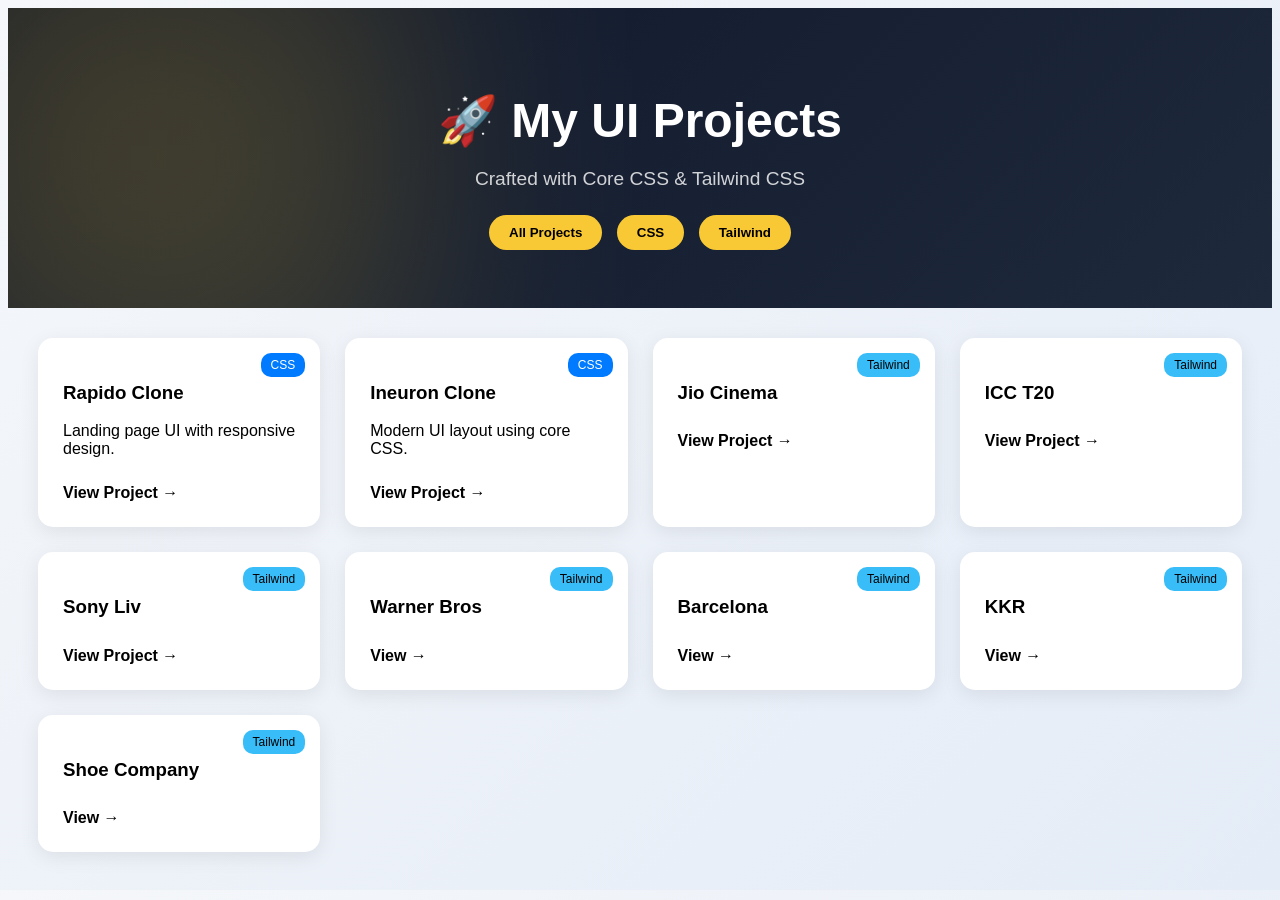
<file: CSS-TAILWIND DASHBOARD/index.html>
<!doctype html>
<html lang="en">
  <head>
    <meta charset="UTF-8" />
    <meta name="viewport" content="width=device-width, initial-scale=1.0" />
    <title>Projects Dashboard</title>

    <link rel="stylesheet" href="style.css" />

    <!-- ICONS -->
    <link
      rel="stylesheet"
      href="https://cdnjs.cloudflare.com/ajax/libs/font-awesome/6.4.0/css/all.min.css"
    />
  </head>

  <body>
    <header class="header">
      <div class="header-content">
        <h1>🚀 My UI Projects</h1>
        <p>Crafted with Core CSS & Tailwind CSS</p>

        <div class="header-buttons">
          <button onclick="filterProjects('all')">All Projects</button>
          <button onclick="filterProjects('css')">CSS</button>
          <button onclick="filterProjects('tailwind')">Tailwind</button>
        </div>
      </div>
    </header>

    <section class="projects-container">
      <!-- CARD -->
      <div class="project-card css">
        <span class="badge css-badge">CSS</span>
        <h3>Rapido Clone</h3>
        <p>Landing page UI with responsive design.</p>
        <a href="projects/RAPIDO-CLONE/index.html">View Project →</a>
      </div>

      <div class="project-card css">
        <span class="badge css-badge">CSS</span>
        <h3>Ineuron Clone</h3>
        <p>Modern UI layout using core CSS.</p>
        <a href="projects/INEURON-CLONE/index.html">View Project →</a>
      </div>

      <div class="project-card tailwind">
        <span class="badge tw-badge">Tailwind</span>
        <h3>Jio Cinema</h3>
        <a href="projects/JIO-CINEMA CLONE/index.html">View Project →</a>
      </div>

      <div class="project-card tailwind">
        <span class="badge tw-badge">Tailwind</span>
        <h3>ICC T20</h3>
        <a href="projects/ICC-T20 CLONE/index.html">View Project →</a>
      </div>

      <div class="project-card tailwind">
        <span class="badge tw-badge">Tailwind</span>
        <h3>Sony Liv</h3>
        <a href="projects/SONY LIV CLONE/index.html">View Project →</a>
      </div>

      <div class="project-card tailwind">
        <span class="badge tw-badge">Tailwind</span>
        <h3>Warner Bros</h3>
        <a href="projects/WARNER BROS.DISCOVERY CLONE/index.html">View →</a>
      </div>

      <div class="project-card tailwind">
        <span class="badge tw-badge">Tailwind</span>
        <h3>Barcelona</h3>
        <a href="projects/BARCELONA CLONE/index.html">View →</a>
      </div>

      <div class="project-card tailwind">
        <span class="badge tw-badge">Tailwind</span>
        <h3>KKR</h3>
        <a href="projects/KKR CLONE/index.html">View →</a>
      </div>

      <div class="project-card tailwind">
        <span class="badge tw-badge">Tailwind</span>
        <h3>Shoe Company</h3>
        <a href="projects/SHOE COMPANY/index.html">View →</a>
      </div>
    </section>

    <script src="script.js"></script>
  </body>
</html>
</file>
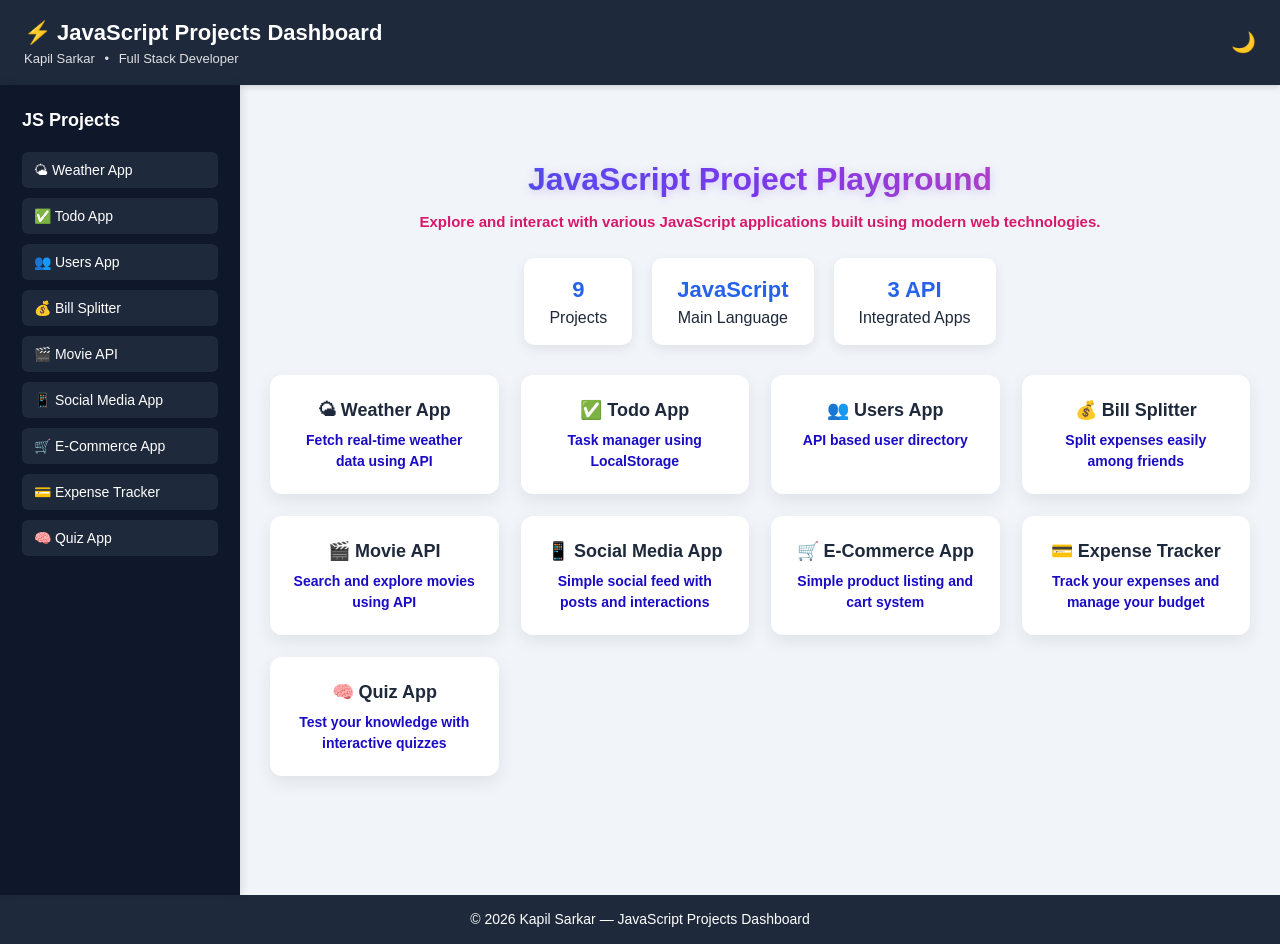
<file: JS PROJECT DASHBOARD/index.html>
<!doctype html>

<html lang="en">
  <head>
    <meta charset="UTF-8" />
    <meta name="viewport" content="width=device-width, initial-scale=1.0" />
    <title>Kapil Sarkar | JavaScript Projects Dashboard</title>
    <link rel="icon" type="image/x-icon" href="IMG/logo.svg">
    <link rel="stylesheet" href="style.css" />
  </head>

  <body>
    <!-- HEADER -->

    <header class="header">
      <button
        id="menu-btn"
        class="menu-btn"
        onclick="toggleSidebar()"
        aria-label="Toggle sidebar menu"
      >
        ☰
      </button>

      <div class="title">
        <h1 class="dashboard-title">⚡ JavaScript Projects Dashboard</h1>

        <p class="subtitle">
          <span class="dev-name">Kapil Sarkar</span>
          <span class="divider">•</span>
          <span class="role">Full Stack Developer</span>
        </p>
      </div>

      <button
        id="dark-toggle"
        class="dark-toggle"
        onclick="toggleDarkMode()"
        aria-label="Toggle dark mode"
      >
        🌙
      </button>
    </header>

    <div class="app">
      <!-- SIDEBAR -->

      <aside class="sidebar" id="sidebar">
        <h2 class="sidebar-title">JS Projects</h2>

        <nav>
          <ul>
            <li>
              <button data-project="projects/weather/index.html">
                🌤 Weather App
              </button>
            </li>

            <li>
              <button data-project="projects/todo/index.html">
                ✅ Todo App
              </button>
            </li>

            <li>
              <button data-project="projects/users/index.html">
                👥 Users App
              </button>
            </li>

            <li>
              <button data-project="projects/bill-splitter/index.html">
                💰 Bill Splitter
              </button>
            </li>

            <li>
              <button data-project="projects/movie-api/index.html">
                🎬 Movie API
              </button>
            </li>

            <li>
              <button data-project="projects/social-media/index.html">
                📱 Social Media App
              </button>
            </li>

            <li>
              <button data-project="projects/e-commerce/index.html">
                🛒 E-Commerce App
              </button>
            </li>

            <li>
              <button data-project="projects/expense-tracker/index.html">
                💳 Expense Tracker
              </button>
            </li>
            <li>
              <button data-project="projects/quiz/index.html">
                🧠 Quiz App
              </button>
            </li>
          </ul>
        </nav>
      </aside>

      <!-- MAIN CONTENT -->

      <main class="content">
        <!-- WELCOME SCREEN -->

        <div id="welcome-screen">
          <h2 class="section-title">JavaScript Project Playground</h2>

          <p class="section-subtitle">
            Explore and interact with various JavaScript applications built
            using modern web technologies.
          </p>
          <div class="stats">
            <div class="stat">
              <h3>9</h3>
              <p>Projects</p>
            </div>

            <div class="stat">
              <h3>JavaScript</h3>
              <p>Main Language</p>
            </div>

            <div class="stat">
              <h3>3 API</h3>
              <p>Integrated Apps</p>
            </div>
          </div>
          <div class="projects-grid">
            <div
              class="project-card"
              data-project="projects/weather/index.html"
              role="button"
              tabindex="0"
            >
              <h3>🌤 Weather App</h3>
              <p>Fetch real-time weather data using API</p>
            </div>

            <div
              class="project-card"
              data-project="projects/todo/index.html"
              role="button"
              tabindex="0"
            >
              <h3>✅ Todo App</h3>
              <p>Task manager using LocalStorage</p>
            </div>

            <div
              class="project-card"
              data-project="projects/users/index.html"
              role="button"
              tabindex="0"
            >
              <h3>👥 Users App</h3>
              <p>API based user directory</p>
            </div>

            <div
              class="project-card"
              data-project="projects/bill-splitter/index.html"
              role="button"
              tabindex="0"
            >
              <h3>💰 Bill Splitter</h3>
              <p>Split expenses easily among friends</p>
            </div>

            <div
              class="project-card"
              data-project="projects/movie-api/index.html"
              role="button"
              tabindex="0"
            >
              <h3>🎬 Movie API</h3>
              <p>Search and explore movies using API</p>
            </div>

            <div
              class="project-card"
              data-project="projects/social-media/index.html"
              role="button"
              tabindex="0"
            >
              <h3>📱 Social Media App</h3>
              <p>Simple social feed with posts and interactions</p>
            </div>

            <div
              class="project-card"
              data-project="projects/e-commerce/index.html"
              role="button"
              tabindex="0"
            >
              <h3>🛒 E-Commerce App</h3>
              <p>Simple product listing and cart system</p>
            </div>

            <div
              class="project-card"
              data-project="projects/expense-tracker/index.html"
              role="button"
              tabindex="0"
            >
              <h3>💳 Expense Tracker</h3>
              <p>Track your expenses and manage your budget</p>
            </div>
            <div
              class="project-card"
              data-project="projects/quiz/index.html"
              role="button"
              tabindex="0"
            >
              <h3>🧠 Quiz App</h3>
              <p>Test your knowledge with interactive quizzes</p>
            </div>
          </div>
        </div>

        <!-- BACK BUTTON -->

        <button id="back-btn" hidden onclick="goHome()">
          ⬅ Back to Dashboard
        </button>

        <!-- PROJECT VIEWER -->

        <iframe
          id="project-frame"
          title="Project Viewer"
          src=""
          loading="lazy"
        ></iframe>
      </main>
    </div>

    <!-- FOOTER -->

    <footer class="footer">
      © 2026 Kapil Sarkar — JavaScript Projects Dashboard
    </footer>

    <script src="app.js"></script>
  </body>
</html>
</file>
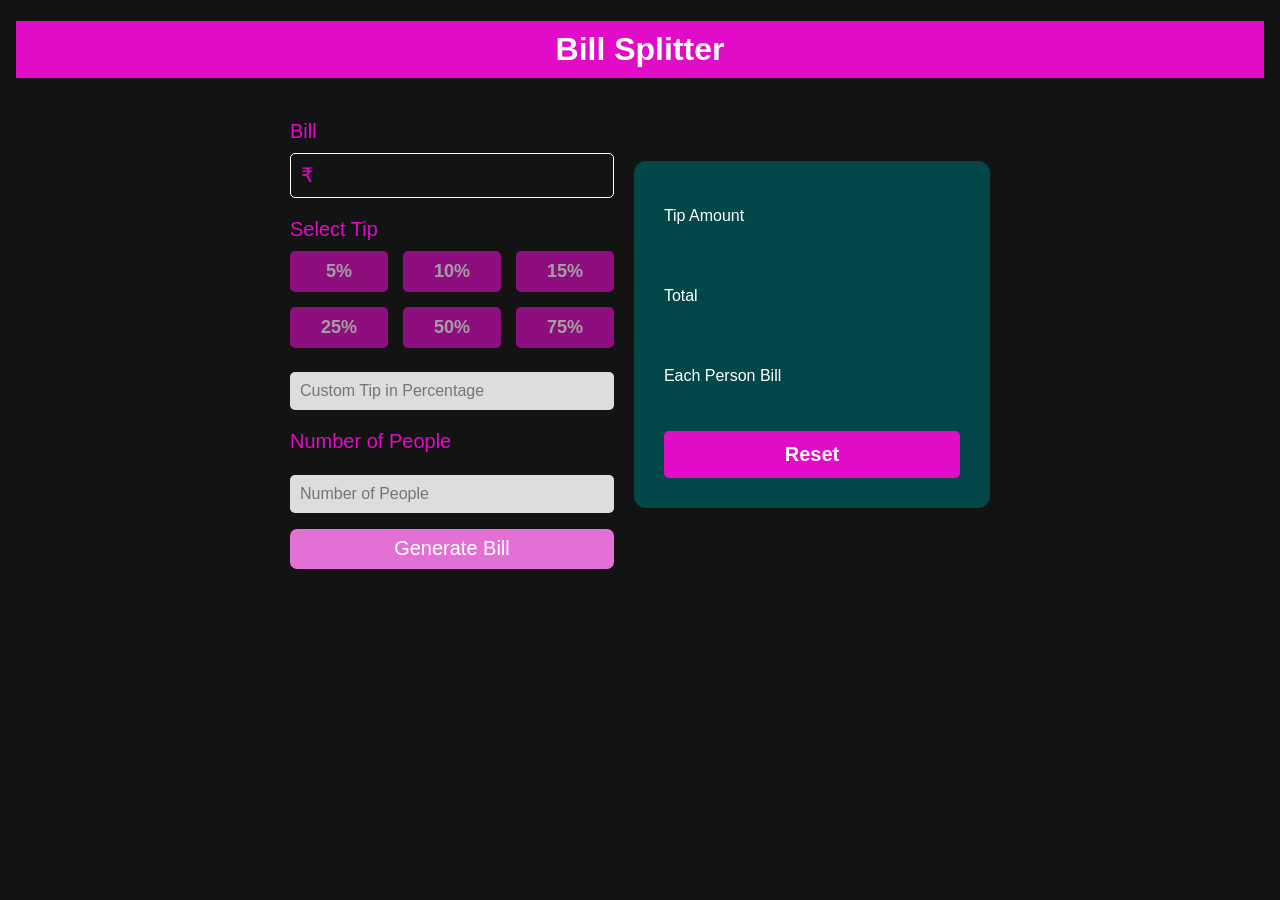
<file: JS PROJECT DASHBOARD/BILL SPLITTER/index.html>
<!DOCTYPE html>
<html lang="en">
<head>
    <meta charset="UTF-8">
    <meta name="viewport" content="width=device-width, initial-scale=1.0">
    <title>Bill Splitter</title>
    <link rel="stylesheet" href="./style.css">
    <script src="./script.js" defer></script>
</head>
<body>
    <h1 class="head">Bill Splitter</h1>
    <main>
        <div class="bill-input">
           <p>Bill</p>
           <div class="input-container">
            <span>₹</span>
            <input id="bill-amount" type="number">
           </div>
           <p>Select Tip</p>
           <div class="tip-container disabled">
             <button class="tip">5%</button>
             <button class="tip">10%</button>
             <button class="tip">15%</button>
             <button class="tip">25%</button>
             <button class="tip">50%</button>
             <button class="tip">75%</button>
           </div>
           <input class="custom-tip gray-input" type="number" placeholder="Custom Tip in Percentage" disabled>
           <p>Number of People</p>
           <input class="number-of-people gray-input" type="number" placeholder="Number of People" disabled>
           <button class="generate-bill-btn" disabled>Generate Bill</button>
        </div>
        <div class="bill-output">
         <p class="tip-amount">Tip Amount <span></span></p>
         <p class="total">Total <span></span></p>
         <p class="each-person-bill">Each Person Bill <span></span></p>
         <button class="reset-btn" disabled>Reset</button>
        </div>
    </main>
</body>
</html>
</file>
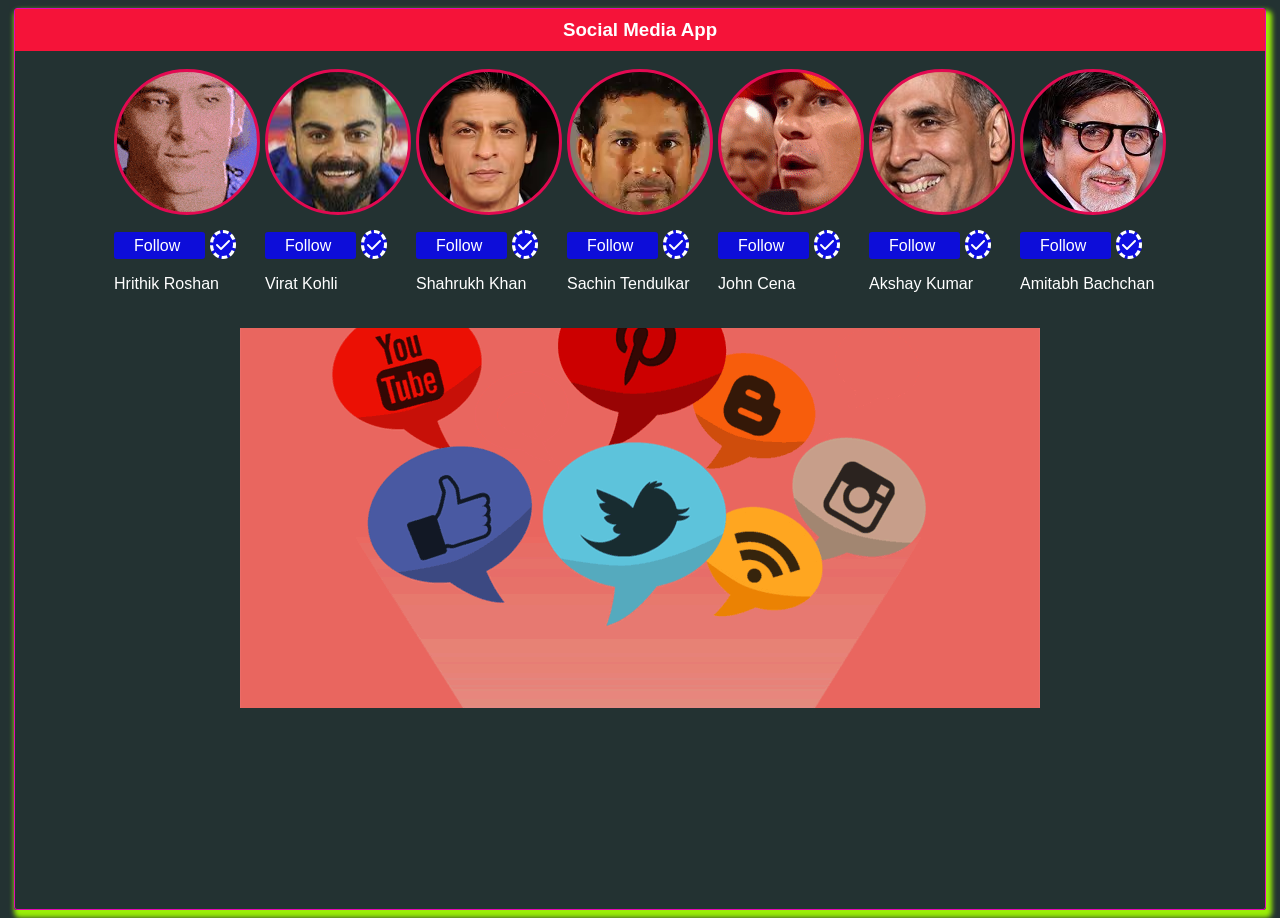
<file: JS PROJECT DASHBOARD/SOCIAL MEDIA/index.html>
<!DOCTYPE html>
<html lang="en">
  <head>
    <meta charset="UTF-8" />
    <meta name="viewport" content="width=device-width, initial-scale=1.0" />
    <title>Social Media</title>
    <link rel="stylesheet" href="./style.css" />
    <link
      rel="stylesheet"
      href="https://cdnjs.cloudflare.com/ajax/libs/font-awesome/6.4.2/css/all.min.css"
      integrity="sha512-z3gLpd7yknf1YoNbCzqRKc4qyor8gaKU1qmn+CShxbuBusANI9QpRohGBreCFkKxLhei6S9CQXFEbbKuqLg0DA=="
      crossorigin="anonymous"
      referrerpolicy="no-referrer"
    />
    <script src="./script.js" defer></script>
  </head>
  <body>
    
    <section class="container">
      <h3 class="head">Social Media App</h3>
      <div class="social-stars">
        <!-- First Star Pic and Text Part Starts -->
        <div class="star-list1">
          <div class="star1"></div>
          <span class="start1btn">Follow </span
          ><i class="fa-solid fa-check" id="tick"></i>
          <p>Hrithik Roshan</p>
        </div>
        <!-- First Star Pic and Text Part Ends -->

        <!-- Second Star Pic and Text Part Starts -->
        <div class="star-list1">
          <div class="star2"></div>
          <span class="start2btn">Follow </span
          ><i class="fa-solid fa-check" id="tick"></i>
          <p>Virat Kohli</p>
        </div>
        <!-- Second Star Pic and Text Part Ends -->

        <!-- Third Star Pic and Text Part Starts -->
        <div class="star-list1">
          <div class="star3"></div>
          <span class="start3btn">Follow </span
          ><i class="fa-solid fa-check" id="tick"></i>
          <p>Shahrukh Khan</p>
        </div>
        <!-- Third Star Pic and Text Part Ends -->

        <!-- Fourth Star Pic and Text Part Starts -->
        <div class="star-list1">
          <div class="star4"></div>
          <span class="start4btn">Follow </span
          ><i class="fa-solid fa-check" id="tick"></i>
          <p>Sachin Tendulkar</p>
        </div>
        <!-- Fourth Star Pic and Text Part Ends -->

        <!-- Fifth Star Pic and Text Part Starts -->
        <div class="star-list1">
          <div class="star5"></div>
          <span class="start5btn">Follow </span
          ><i class="fa-solid fa-check" id="tick"></i>
          <p>John Cena</p>
        </div>
        <!-- Fifth Star Pic and Text Part Ends -->

        <!-- Sixth Star Pic and Text Part Starts -->
        <div class="star-list1">
          <div class="star6"></div>
          <span class="start6btn">Follow </span
          ><i class="fa-solid fa-check" id="tick"></i>
          <p>Akshay Kumar</p>
        </div>
        <!-- Sixth Star Pic and Text Part Ends -->

        <!-- Seventh Star Pic and Text Part Starts -->
        <div class="star-list1">
          <div class="star7"></div>
          <span class="start7btn">Follow </span
          ><i class="fa-solid fa-check" id="tick"></i>
          <p>Amitabh Bachchan</p>
        </div>
      </div>
      <div id="social-starsPic1">
        <p class="social-starsPicName"></p>
      </div>
      <div class="socialCount1">
        <div class="starLike">
          <i class="fa-solid fa-heart" id="IconLike1"></i>
          <span id="CountLike1"></span>
        </div>
        <div class="startDislike">
          <i class="fa-solid fa-heart-crack" id="IconDisLike1"></i>
          <span id="CountDisLike1"></span>
        </div>
        <div class="comment1">
          <i class="fa-solid fa-comment" id="IconComment1"></i>
          <p class="Start1comments"></p>
        </div>
      </div>
    </section>
  </body>
</html>
</file>
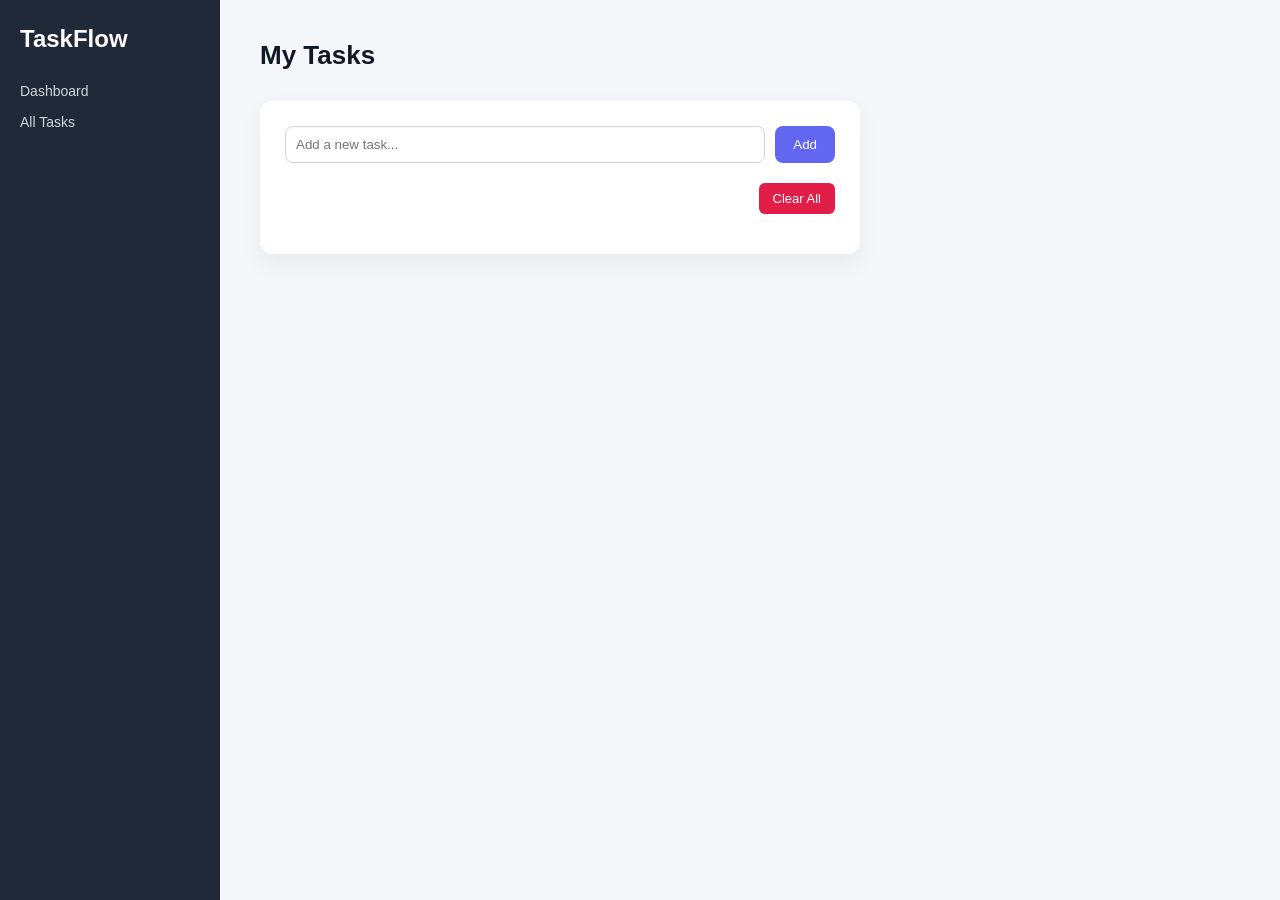
<file: JS PROJECT DASHBOARD/TODO-APP(LOCAL STORAGE)/index.html>
<!doctype html>
<html lang="en">
  <head>
    <meta charset="UTF-8" />
    <meta name="viewport" content="width=device-width, initial-scale=1.0" />
    <title>Dark Mode To-Do List</title>
    <link rel="stylesheet" href="styles.css" />
    <script src="script.js" defer></script>
  </head>
  <body>
    <div class="dashboard">
      <aside class="sidebar">
        <h2>TaskFlow</h2>
        <nav>
          <a href="#">Dashboard</a>
          <a href="#">All Tasks</a>
        </nav>
      </aside>

      <main class="main-content">
        <header class="topbar">
          <h1>My Tasks</h1>
        </header>

        <section class="task-card">
          <div class="input-container">
            <input
              type="text"
              id="todo-input"
              placeholder="Add a new task..."
            />
            <button id="add-task-btn">Add</button>
          </div>
          <div class="actions">
            <button id="clear-all-btn" class="clear-btn">Clear All</button>
          </div>
          <ul id="todo-list"></ul>
        </section>
      </main>
    </div>
  </body>
</html>
</file>
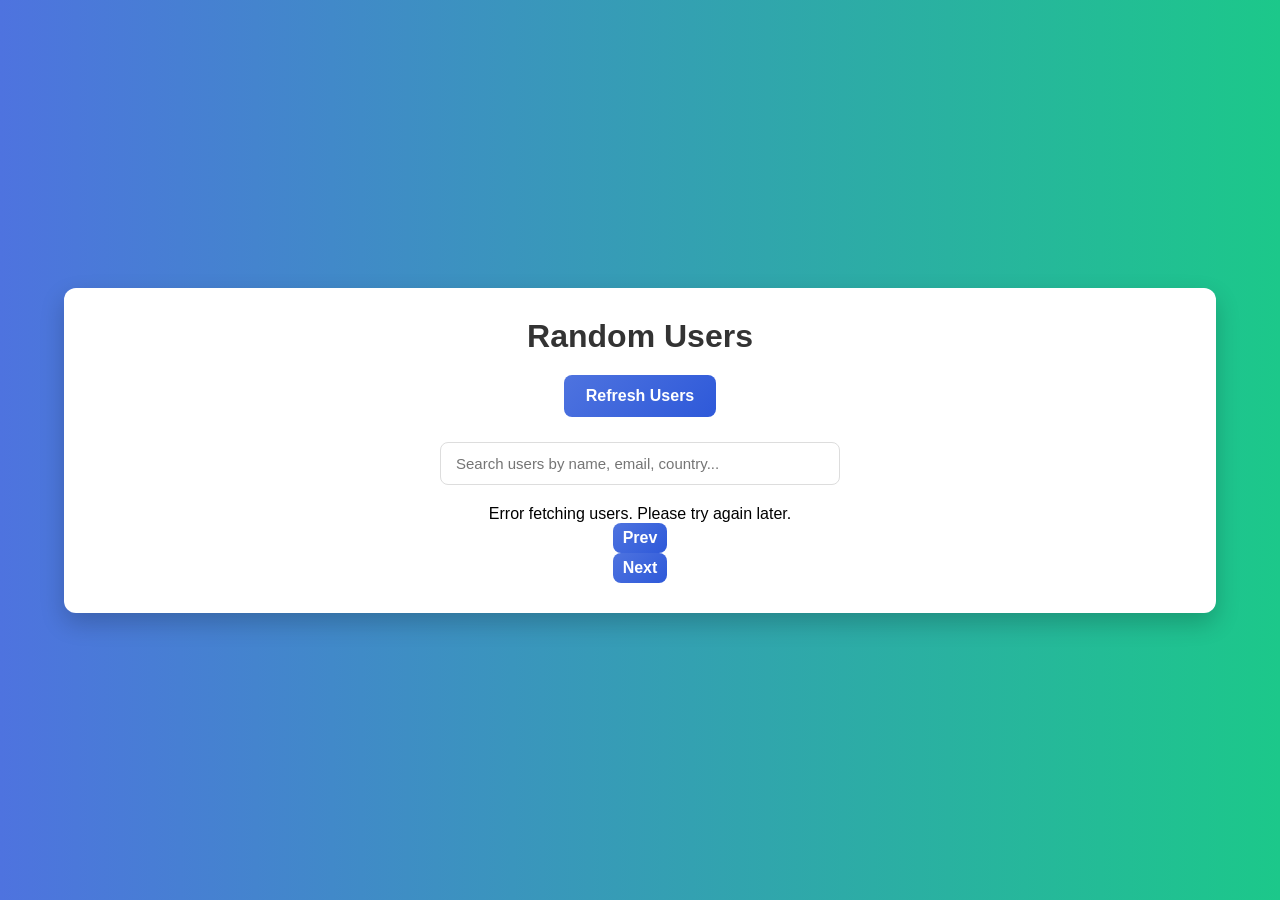
<file: JS PROJECT DASHBOARD/USERS APP/index.html>
<!doctype html>
<html lang="en">
  <head>
    <meta charset="UTF-8" />
    <meta name="viewport" content="width=device-width, initial-scale=1.0" />
    <title>Users App</title>
    <script src="./script.js" defer></script>
    <link rel="stylesheet" href="./style.css" />
  </head>
  <body>
    <div class="container">
      <h1>Random Users</h1>
      <button id="refresh-btn">Refresh Users</button>
      <div class="search-container">
        <input
          type="text"
          id="search-input"
          placeholder="Search users by name, email, country..."
        />
      </div>

      <div id="loader" class="loader hidden"></div>

      <div id="users-container" class="users-grid">
        <!-- User cards will come here -->
      </div>
      <div class="pagination">
        <button id="prev-btn">Prev</button>

        <div id="page-numbers"></div>

        <button id="next-btn">Next</button>
      </div>
    </div>
  </body>
</html>
</file>
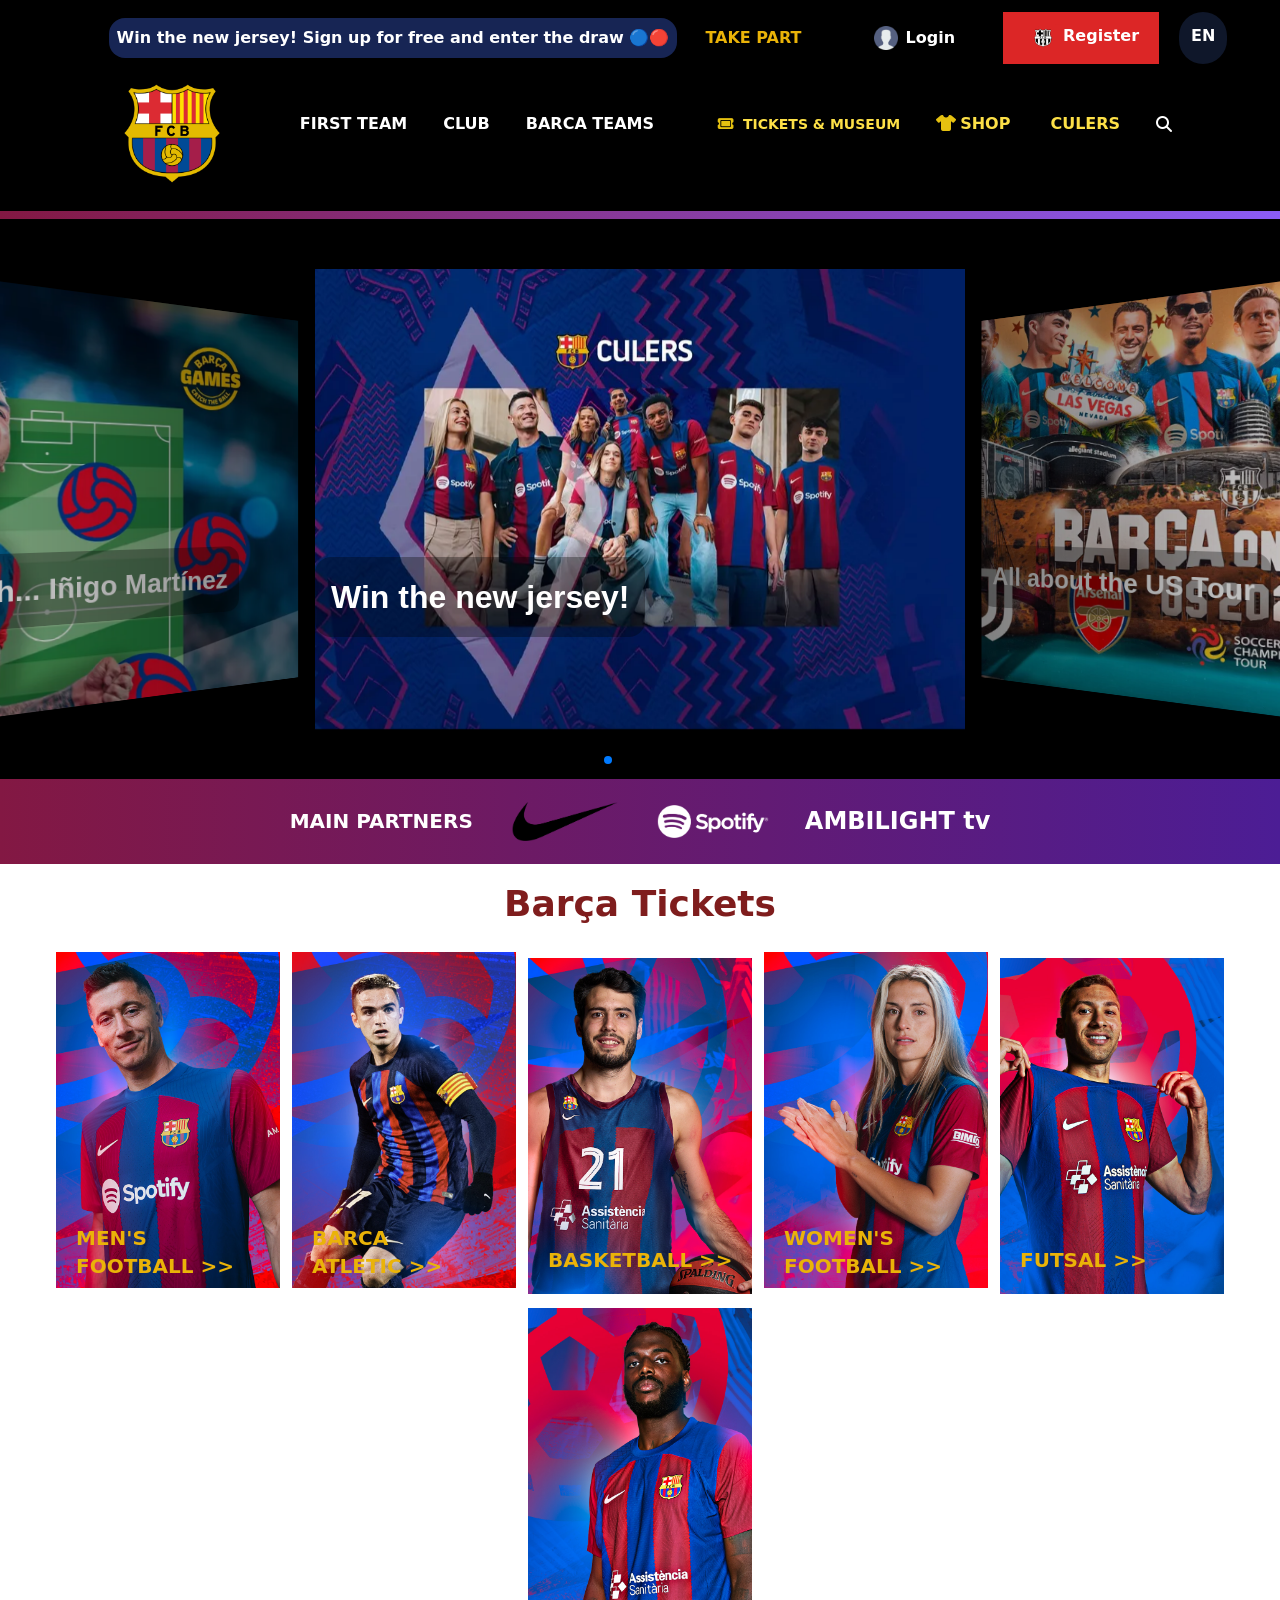
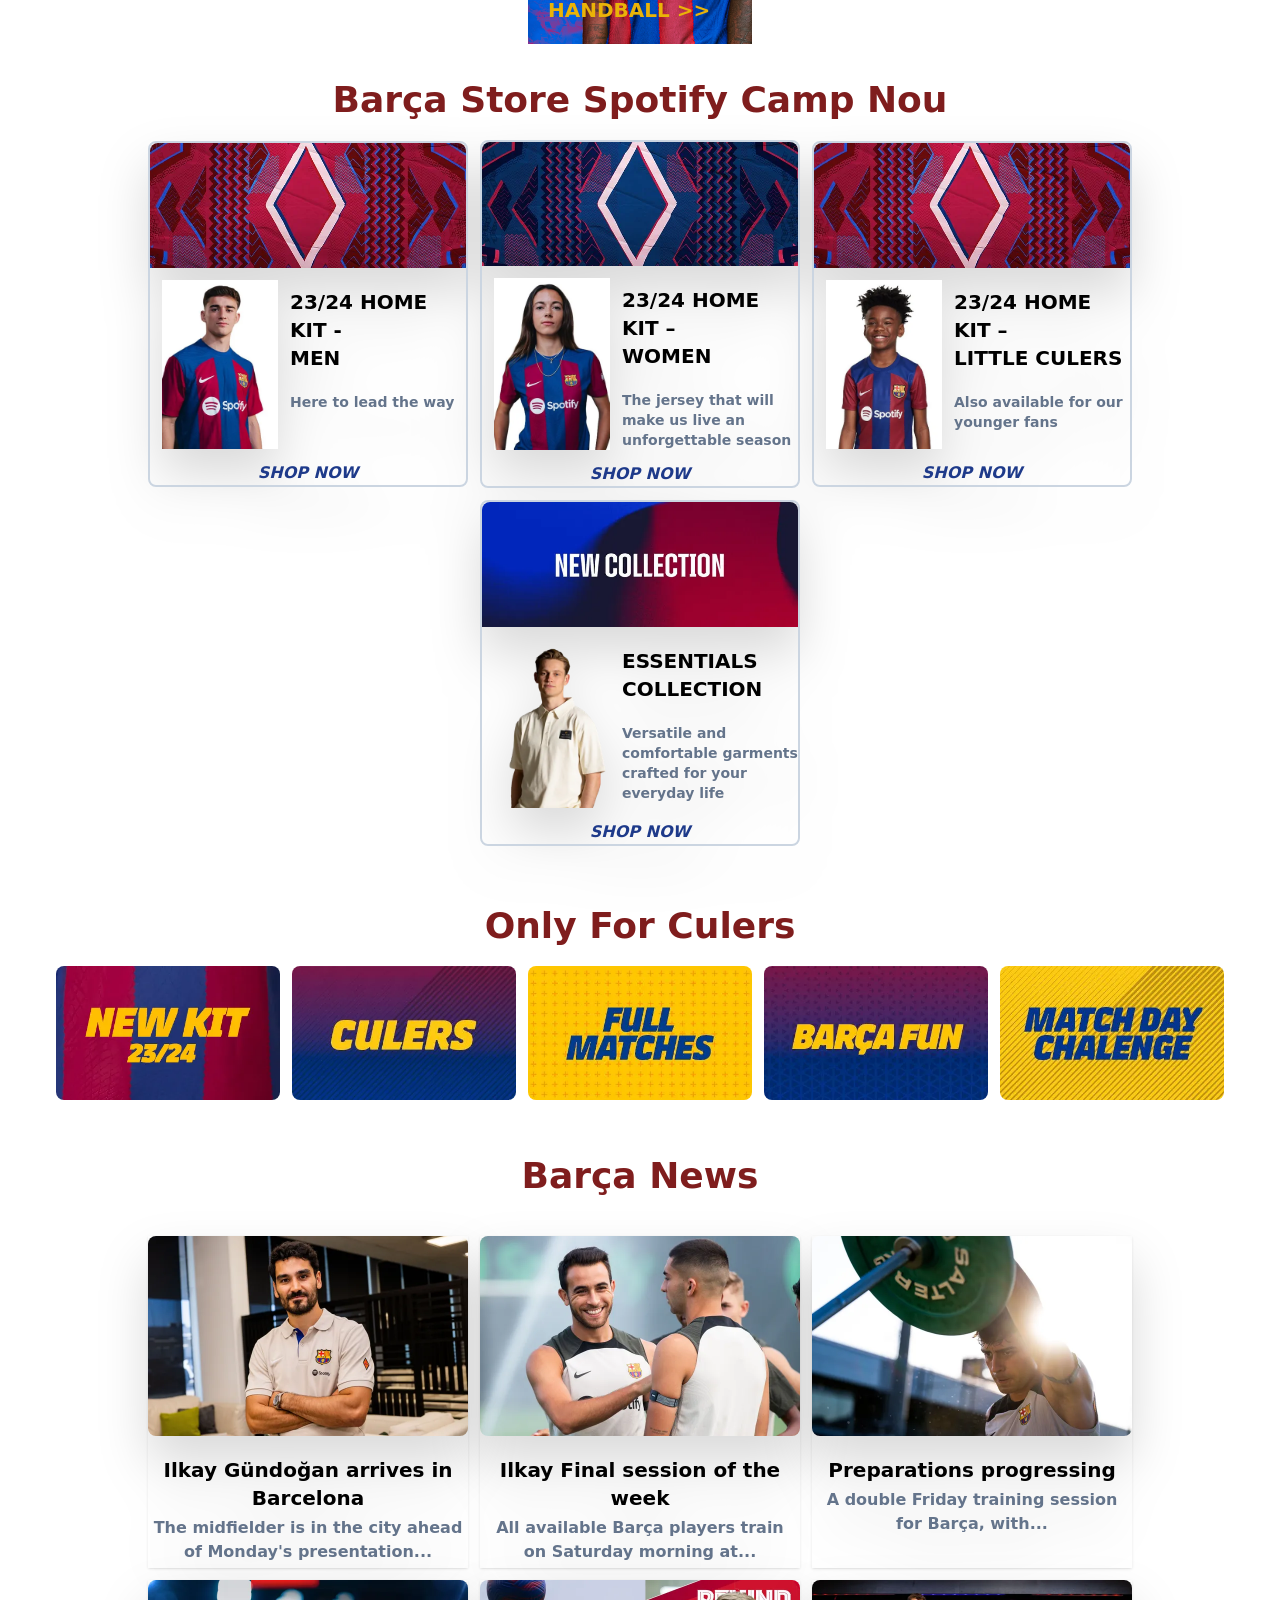
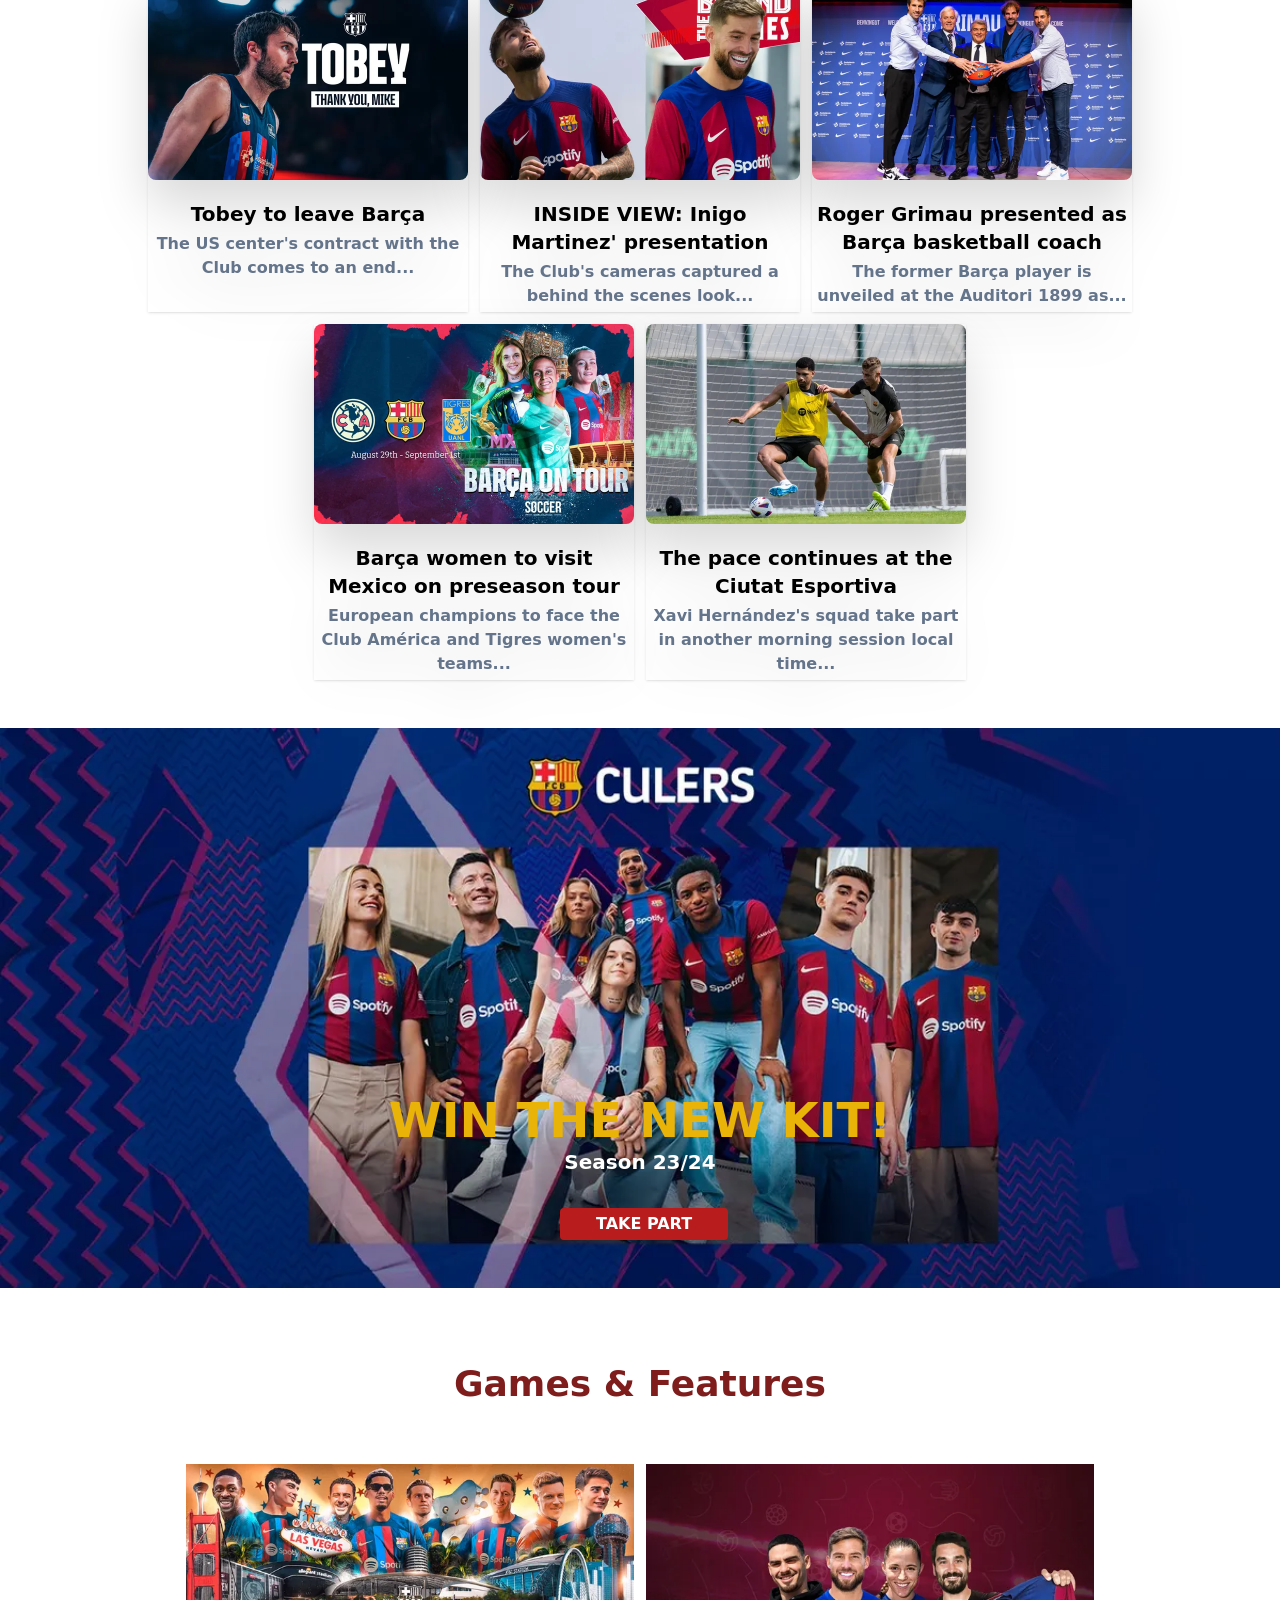
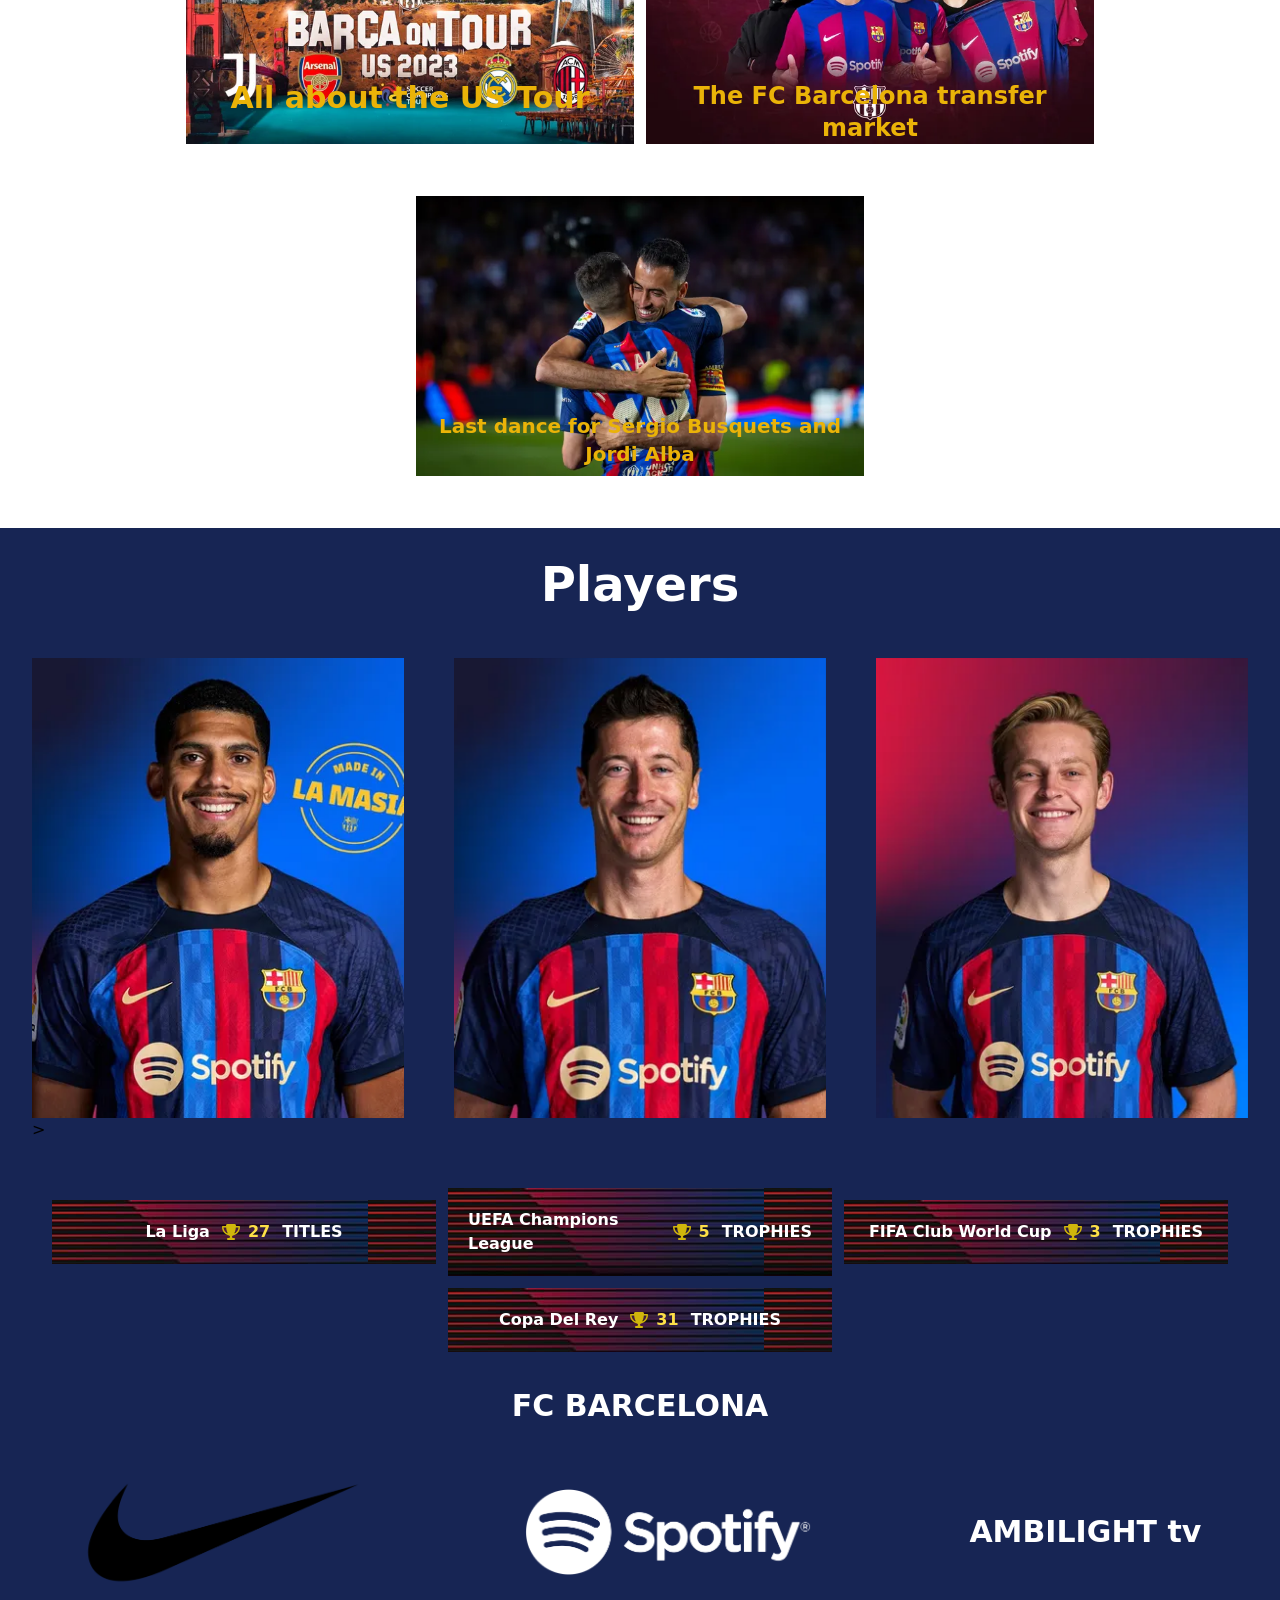
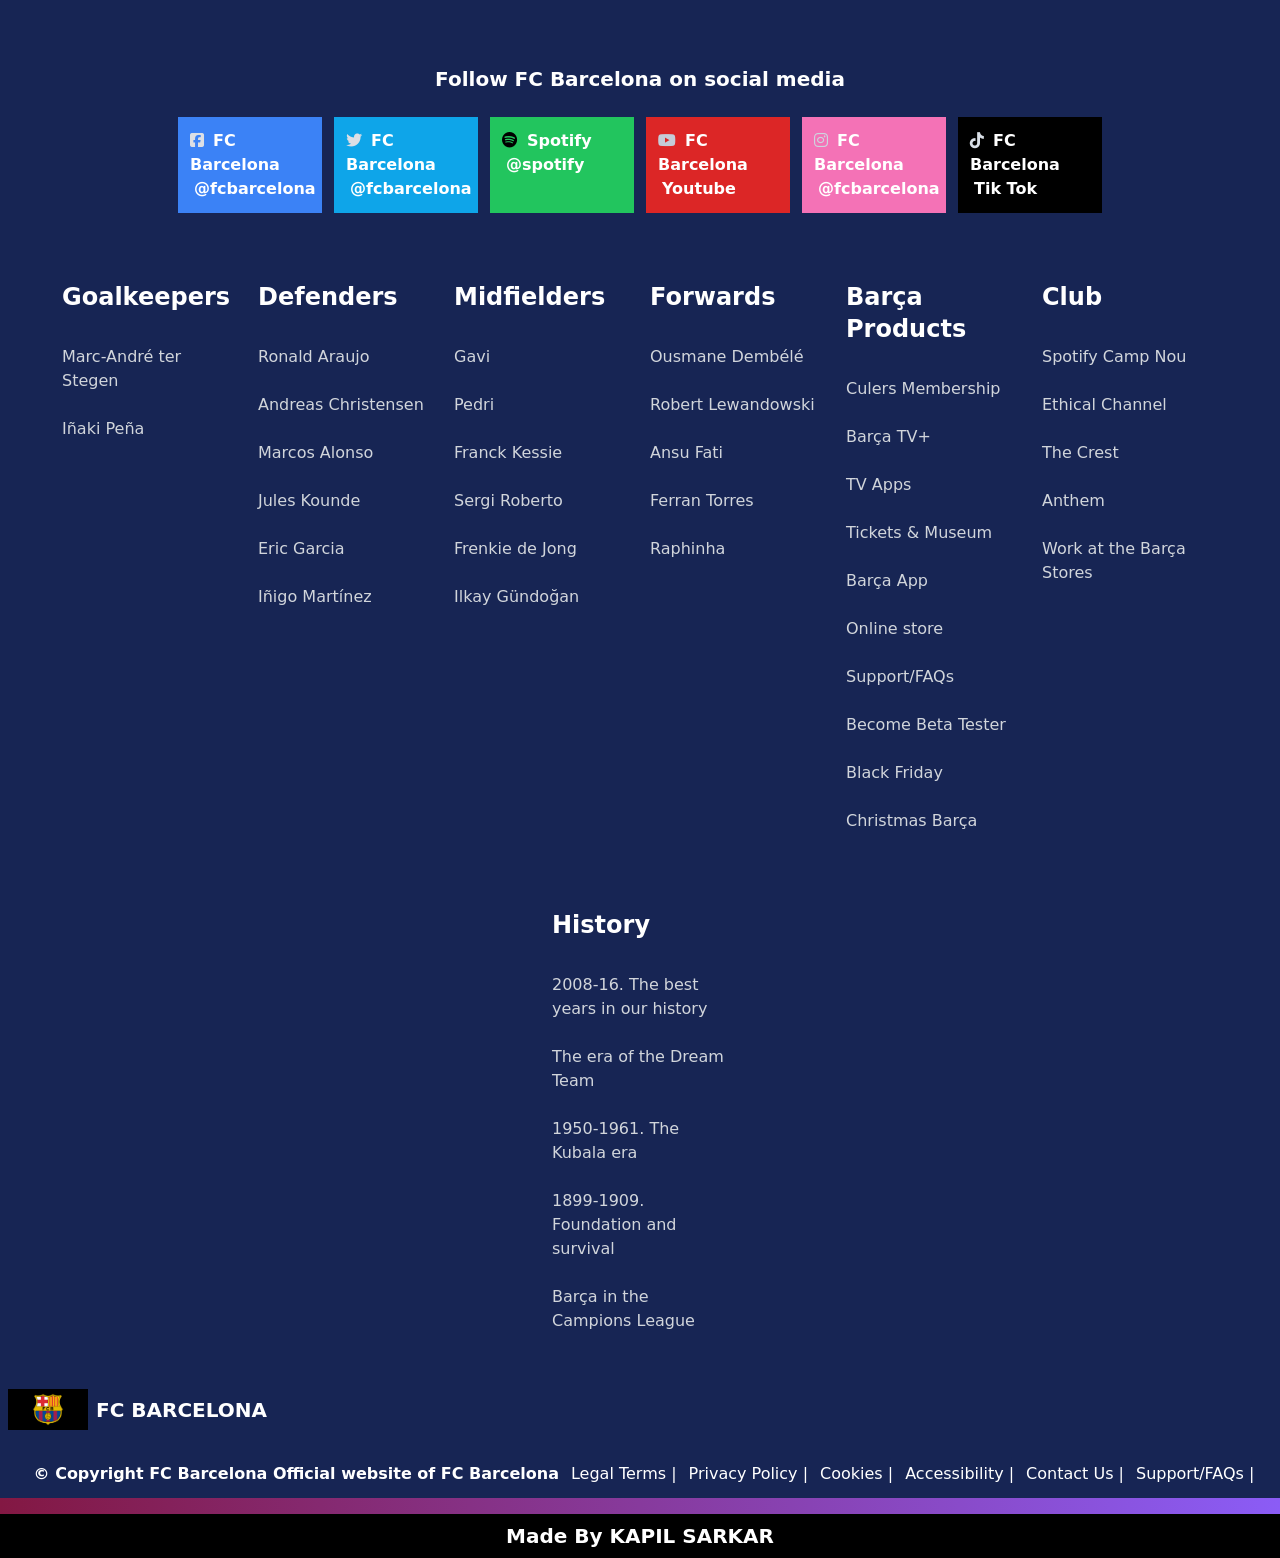
<file: CSS-TAILWIND DASHBOARD/projects/BARCELONA CLONE/index.html>
<!DOCTYPE html>
<html lang="en">
  <head>
    <meta charset="UTF-8" />
    <meta name="viewport" content="width=device-width, initial-scale=1.0" />
    <title>FC Barcelona Clone</title>
    <link rel="stylesheet" href="./dist/output.css" />
    <link rel="shortcut icon" href="./images/logo-1.png" type="image/x-icon" />
    <link
      rel="stylesheet"
      href="https://cdnjs.cloudflare.com/ajax/libs/font-awesome/6.4.0/css/all.min.css"
      integrity="sha512-iecdLmaskl7CVkqkXNQ/ZH/XLlvWZOJyj7Yy7tcenmpD1ypASozpmT/E0iPtmFIB46ZmdtAc9eNBvH0H/ZpiBw=="
      crossorigin="anonymous"
      referrerpolicy="no-referrer"
    />
    <link
      rel="stylesheet"
      href="https://cdn.jsdelivr.net/npm/swiper@10/swiper-bundle.min.css"
    />
    <script
      src="https://cdn.jsdelivr.net/npm/swiper@10/swiper-bundle.min.js"
      defer
    ></script>
    <link rel="stylesheet" href="./slider.css" />
    <script src="./script.js" defer></script>
  </head>
  <body>
    <!-- Front Header Section Starts -->
    <section class="w-full bg-black text-white p-3">
      <div class="flex items-center justify-center gap-5">
        <span
          class="bg-blue-950 text-white font-bold p-2 rounded-2xl text-center ml-14 hidden lg:block"
          >Win the new jersey! Sign up for free and enter the draw 🔵🔴</span
        >
        <span class="text-yellow-500 p-2 font-bold text-center hidden lg:block"
          >TAKE PART</span
        >
        <div class="hidden md:block">
          <div class="flex gap-5 pl-10 md:ml-1">
            <div class="flex mr-5 items-center justify-center">
              <img src="./images/user.png" class="w-6" alt="user" /><span
                class="text-white px-2 font-bold"
                >Login</span
              >
            </div>
            <button class="bg-red-600 text-white font-bold px-5 py-3 flex">
              <img
                src="./images/icon-white.png"
                class="w-10"
                alt="white-logo"
              />Register
            </button>
            <span
              class="text-white font-bold rounded-full hover:bg-red-600 cursor-pointer bg-slate-900 p-3"
              >EN</span
            >
          </div>
        </div>
        <div class="block md:hidden ml-auto">
          <div class="flex gap-2">
            <button class="flex gap-3 bg-red-500 px-5 py-2 rounded-md">
              <img src="./images/user.png" class="w-5" alt="white-logo" />
              <span class="text-white font-bold">Login</span>
            </button>
            <div class="text-2xl flex bg-slate-700 p-1 rounded-xl">≡</div>
          </div>
        </div>
      </div>
    </section>
    <!-- Front Header Section Ends -->

    <!-- Menu Header Desktop Section Starts -->

    <section
      class="w-full -mt-10 bg-black text-white p-3 hidden media980:block"
    >
      <div class="flex items-center justify-center">
        <div class="mt-3 pt-2">
          <img src="./images/logo.png" class="w-64" alt="main-logo" />
        </div>
        <nav class="flex gap-9">
          <a href="#" class="media980:font-bold">FIRST TEAM</a>
          <a href="#" class="media980:font-bold">CLUB</a>
          <a href="#" class="media980:font-bold">BARCA TEAMS</a>
        </nav>
        <nav class="flex items-center justify-between gap-9 pl-12 md:px-16">
          <a href="#" class="text-sm font-bold text-yellow-300"
            ><i class="fa-solid fa-ticket" style="color: #e5c110"></i>
            <span class="text-sm md:font-bold text-yellow-300 pl-1"
              >TICKETS & MUSEUM</span
            ></a
          >
          <a href="#" class="font-bold text-yellow-300"
            ><i class="fa-sharp fa-solid fa-shirt" style="color: #e5c110"></i
            ><span class="font-bold text-yellow-300 pl-1">SHOP</span></a
          >
          <a href="#" class="font-bold text-yellow-300"
            ><i class="fa-thin fa-binoculars" style="color: #e5c110"></i
            ><span class="font-bold text-yellow-300 pl-1">CULERS</span></a
          >
          <i class="fa-solid fa-magnifying-glass"></i>
        </nav>
      </div>
    </section>
    <!-- Menu Header Desktop Section Ends -->

    <!-- Menu Header Mobile/Tablet Section Starts -->

    <section class="w-full bg-black text-white block media980:hidden">
      <div class="pt-3">
        <img src="./images/logo.png" class="w-36" alt="mobile-logo" />
      </div>
      <div class="p-3">
        <nav class="flex items-center justify-between">
          <a href="#" class="font-bold text-yellow-300"
            ><i class="fa-solid fa-ticket" style="color: #e5c110"></i>
            <span class="font-bold text-yellow-300 pl-1"
              >TICKETS & MUSEUM</span
            ></a
          >
          <a href="#" class="font-bold text-yellow-300"
            ><i class="fa-sharp fa-solid fa-shirt" style="color: #e5c110"></i
            ><span class="font-bold text-yellow-300 pl-1">SHOP</span></a
          >
          <a href="#" class="font-bold text-yellow-300"
            ><i class="fa-thin fa-binoculars" style="color: #e5c110"></i
            ><span class="font-bold text-yellow-300 pl-1">CULERS</span></a
          >
        </nav>
      </div>
    </section>
    <!-- Menu Header Mobile/Tablet Section Ends -->

    <!-- Border div Starts -->
    <div class="w-full p-1 bg-gradient-to-r from-pink-900 to-violet-500"></div>
    <!-- Border div Ends -->
    <!-- Hero Slider Section Starts -->

    <section class="w-full bg-black">
      <div class="swiper mySwiper">
        <div class="swiper-wrapper">
          <div class="swiper-slide">
            <div class="title text-white" data-swiper-parallax="-300">
              Catch the ball with... Iñigo Martínez
            </div>
            <img src="./images/sld3.webp" alt="sld-img1" />
          </div>
          <div class="swiper-slide">
            <div class="title text-white" data-swiper-parallax="-300">
              Win the new jersey!
            </div>

            <img src="./images/sld2.webp" alt="sld-img2" />
          </div>
          <div class="swiper-slide">
            <div class="title text-white" data-swiper-parallax="-300">
              All about the US Tour
            </div>
            <img src="./images/sld10.webp" alt="sld-img-3" />
          </div>
          <div class="swiper-slide">
            <div class="title text-white" data-swiper-parallax="-300">
              Barça women to visit Mexico on preseason tour
            </div>
            <img src="./images/sld4.webp" alt="sld-img-3" />
          </div>
          <div class="swiper-slide">
            <div class="title text-white" data-swiper-parallax="-300">
              Barça to face Tottenham Hostpur in the Gamper game
            </div>
            <img src="./images/sld6.webp" alt="sld-img-3" />
          </div>
          <div class="swiper-slide">
            <div class="title text-white" data-swiper-parallax="-300">
              Barça sign Vitor Roque
            </div>
            <img src="./images/sld7.webp" alt="sld-img-3" />
          </div>
        </div>
        <div class="swiper-pagination"></div>
      </div>
    </section>
    <!-- Hero Slider Section Ends -->

    <!-- Main Partner Section Starts -->

    <section class="w-full bg-gradient-to-r from-pink-900 to-violet-900 p-5">
      <div class="flex items-center justify-center gap-9 flex-wrap">
        <span class="text-white font-bold text-xl">MAIN PARTNERS</span>
        <img src="./images/nike5.png" class="w-28" alt="nike" />
        <img src="./images/spotify.png" class="w-28" alt="nike" />
        <span class="text-white font-bold text-2xl">AMBILIGHT tv</span>
      </div>
    </section>
    <!-- Main Partner Section Ends -->

    <!-- Barca Tickets Section Starts -->

    <section class="w-full bg-white mt-5">
      <h2 class="font-bold text-4xl text-center text-red-900">Barça Tickets</h2>
      <div
        class="flex items-center justify-center cursor-pointer flex-wrap pt-5 gap-3"
      >
        <div
          class="w-56 py-2 transition transform hover:-translate-y-5 motion-reduce:transition-none motion-reduce:hover:transform-none"
        >
          <img src="./images/t1.jpg" alt="ticket-1" />
          <p class="font-bold -mt-16 text-yellow-500 text-xl pl-5">
            MEN'S <br />
            FOOTBALL >>
          </p>
        </div>
        <div
          class="w-56 py-2 transition transform hover:-translate-y-5 motion-reduce:transition-none motion-reduce:hover:transform-none"
        >
          <img src="./images/t8.jpg" alt="ticket-1" />
          <p class="font-bold -mt-16 text-yellow-500 text-xl pl-5">
            BARCA <br />
            ATLETIC >>
          </p>
        </div>
        <div
          class="w-56 py-2 transition transform hover:-translate-y-5 motion-reduce:transition-none motion-reduce:hover:transform-none"
        >
          <img src="./images/t3.jpg" alt="ticket-1" />
          <p class="font-bold -mt-12 text-yellow-500 text-xl pl-5">
            BASKETBALL >>
          </p>
        </div>
        <div
          class="w-56 py-2 transition transform hover:-translate-y-5 motion-reduce:transition-none motion-reduce:hover:transform-none"
        >
          <img src="./images/t4.jpg" alt="ticket-1" />
          <p class="font-bold -mt-16 text-yellow-500 text-xl pl-5">
            WOMEN'S <br />
            FOOTBALL >>
          </p>
        </div>
        <div
          class="w-56 py-2 transition transform hover:-translate-y-5 motion-reduce:transition-none motion-reduce:hover:transform-none"
        >
          <img src="./images/t5.jpg" alt="ticket-1" />
          <p class="font-bold -mt-12 text-yellow-500 text-xl pl-5">FUTSAL >></p>
        </div>
        <div
          class="w-56 py-2 transition transform hover:-translate-y-5 motion-reduce:transition-none motion-reduce:hover:transform-none"
        >
          <img src="./images/t6.jpg" alt="ticket-1" />
          <p class="font-bold -mt-12 text-yellow-500 text-xl pl-5">
            HANDBALL >>
          </p>
        </div>
      </div>
    </section>
    <!-- Barca Tickets Section Ends -->

    <!-- Barca Store Section Starts -->

    <section class="w-full bg-white mt-12 pb-10">
      <h2 class="font-bold text-4xl text-center text-red-900">
        Barça Store Spotify Camp Nou
      </h2>

      <div
        class="flex mt-5 items-center justify-center gap-3 flex-wrap drop-shadow-2xl cursor-pointer"
      >
        <div class="w-80 rounded-lg border-2 border-slate-300">
          <img src="./images/sth1.webp" class="rounded-t-lg" alt="store-1" />
          <div class="flex">
            <img
              src="./images/st-img1.webp"
              class="w-32 pt-3 pl-3"
              alt="st-img1"
            />
            <span class="font-bold text-xl pt-5 pl-3">
              23/24 HOME KIT - <br />
              MEN
              <p class="text-sm pt-5 text-slate-500">Here to lead the way</p>
            </span>
          </div>
          <p class="font-bold italic text-blue-900 text-center pt-3">
            SHOP NOW
          </p>
        </div>
        <div class="w-80 rounded-lg border-2 border-slate-300">
          <img src="./images/sth2.webp" class="rounded-t-lg" alt="store-1" />
          <div class="flex">
            <img
              src="./images/st-img2.webp"
              class="w-32 pt-3 pl-3"
              alt="st-img1"
            />
            <span class="font-bold text-xl pt-5 pl-3">
              23/24 HOME KIT – <br />
              WOMEN
              <p class="text-sm pt-5 text-slate-500">
                The jersey that will make us live an unforgettable season
              </p>
            </span>
          </div>
          <p class="font-bold italic text-blue-900 text-center pt-3">
            SHOP NOW
          </p>
        </div>
        <div class="w-80 rounded-lg border-2 border-slate-300">
          <img src="./images/sth1.webp" class="rounded-t-lg" alt="store-1" />
          <div class="flex">
            <img
              src="./images/st-img3.webp"
              class="w-32 pt-3 pl-3"
              alt="st-img1"
            />
            <span class="font-bold text-xl pt-5 pl-3">
              23/24 HOME KIT – <br />
              LITTLE CULERS
              <p class="text-sm pt-5 text-slate-500">
                Also available for our younger fans
              </p>
            </span>
          </div>
          <p class="font-bold italic text-blue-900 text-center pt-3">
            SHOP NOW
          </p>
        </div>
        <div class="w-80 rounded-lg border-2 border-slate-300">
          <img src="./images/sth3.webp" class="rounded-t-lg" alt="store-1" />
          <div class="flex">
            <img
              src="./images/st-img4.webp"
              class="w-32 pt-3 pl-3"
              alt="st-img1"
            />
            <span class="font-bold text-xl pt-5 pl-3">
              ESSENTIALS <br />
              COLLECTION
              <p class="text-sm pt-5 text-slate-500">
                Versatile and comfortable garments crafted for your everyday
                life
              </p>
            </span>
          </div>
          <p class="font-bold italic text-blue-900 text-center pt-3">
            SHOP NOW
          </p>
        </div>
      </div>
    </section>
    <!-- Barca Store Section Ends -->

    <!-- Only For Culers Section Starts -->

    <section class="w-full bg-white mt-5">
      <h2 class="font-bold text-4xl text-center text-red-900">
        Only For Culers
      </h2>
      <div
        class="flex items-center justify-center flex-wrap gap-3 pt-5 cursor-pointer"
      >
        <div class="w-56 rounded-lg">
          <img src="./images/cul1.webp" class="rounded-lg" alt="cul-1" />
        </div>
        <div class="w-56 rounded-lg">
          <img src="./images/cul2.webp" class="rounded-lg" alt="cul-2" />
        </div>
        <div class="w-56 rounded-lg">
          <img src="./images/cul3.webp" class="rounded-lg" alt="cul-3" />
        </div>
        <div class="w-56 rounded-lg">
          <img src="./images/cul4.webp" class="rounded-lg" alt="cul-4" />
        </div>
        <div class="w-56 rounded-lg">
          <img src="./images/cul5.webp" class="rounded-lg" alt="cul-5" />
        </div>
      </div>
    </section>
    <!-- Only For Culers Section Ends -->

    <!-- Barca News Section Starts -->

    <section class="w-full mt-14 bg-white mb-3">
      <h2 class="font-bold text-4xl text-center text-red-900">Barça News</h2>
      <div class="flex pt-10 justify-center flex-wrap gap-3">
        <div
          class="w-80 cursor-pointer border-1 border-gray-500 drop-shadow-2xl shadow"
        >
          <img
            src="./images/news-img1.webp"
            class="rounded-lg"
            alt="news=img1"
          />
          <p class="font-bold text-xl text-center pt-5">
            Ilkay Gündoğan arrives in Barcelona
          </p>
          <p class="text-center font-semibold text-slate-500 p-1">
            The midfielder is in the city ahead of Monday's presentation...
          </p>
        </div>
        <div
          class="w-80 cursor-pointer border-1 border-gray-500 drop-shadow-2xl shadow"
        >
          <img
            src="./images/news-img2.webp"
            class="rounded-lg"
            alt="news=img1"
          />
          <p class="font-bold text-xl text-center pt-5">
            Ilkay Final session of the week
          </p>
          <p class="text-center font-semibold text-slate-500 p-1">
            All available Barça players train on Saturday morning at...
          </p>
        </div>
        <div
          class="w-80 cursor-pointer border-1 border-gray-500 drop-shadow-2xl shadow"
        >
          <img
            src="./images/news-img3.webp"
            class="rounded-lg"
            alt="news=img1"
          />
          <p class="font-bold text-xl text-center pt-5">
            Preparations progressing
          </p>
          <p class="text-center font-semibold text-slate-500 p-1">
            A double Friday training session for Barça, with...
          </p>
        </div>
        <div
          class="w-80 cursor-pointer border-1 border-gray-500 drop-shadow-2xl shadow"
        >
          <img
            src="./images/news-img4.webp"
            class="rounded-lg"
            alt="news=img1"
          />
          <p class="font-bold text-xl text-center pt-5">Tobey to leave Barça</p>
          <p class="text-center font-semibold text-slate-500 p-1">
            The US center's contract with the Club comes to an end...
          </p>
        </div>
        <div
          class="w-80 cursor-pointer border-1 border-gray-500 drop-shadow-2xl shadow"
        >
          <img
            src="./images/news-img5.webp"
            class="rounded-lg"
            alt="news=img1"
          />
          <p class="font-bold text-xl text-center pt-5">
            INSIDE VIEW: Inigo Martinez' presentation
          </p>
          <p class="text-center font-semibold text-slate-500 p-1">
            The Club's cameras captured a behind the scenes look...
          </p>
        </div>
        <div
          class="w-80 cursor-pointer border-1 border-gray-500 drop-shadow-2xl shadow"
        >
          <img
            src="./images/news-img6.webp"
            class="rounded-lg"
            alt="news=img1"
          />
          <p class="font-bold text-xl text-center pt-5">
            Roger Grimau presented as Barça basketball coach
          </p>
          <p class="text-center font-semibold text-slate-500 p-1">
            The former Barça player is unveiled at the Auditori 1899 as...
          </p>
        </div>
        <div
          class="w-80 cursor-pointer border-1 border-gray-500 drop-shadow-2xl shadow"
        >
          <img
            src="./images/news-img7.webp"
            class="rounded-lg"
            alt="news=img1"
          />
          <p class="font-bold text-xl text-center pt-5">
            Barça women to visit Mexico on preseason tour
          </p>
          <p class="text-center font-semibold text-slate-500 p-1">
            European champions to face the Club América and Tigres women's
            teams...
          </p>
        </div>
        <div
          class="w-80 cursor-pointer border-1 border-gray-500 drop-shadow-2xl shadow"
        >
          <img
            src="./images/news-img8.webp"
            class="rounded-lg"
            alt="news=img1"
          />
          <p class="font-bold text-xl text-center pt-5">
            The pace continues at the Ciutat Esportiva
          </p>
          <p class="text-center font-semibold text-slate-500 p-1">
            Xavi Hernández's squad take part in another morning session local
            time...
          </p>
        </div>
      </div>
    </section>
    <!-- Barca News Section Ends -->
    <!-- Barca Picture Culer Section Starts -->
    <section class="w-full mt-12">
      <div class="w-full">
        <img
          src="./images/culers-main-5.webp"
          class="w-full"
          alt="culer-main"
        />
        <h2
          class="font-bold text-xl media480:text-3xl md:text-5xl text-yellow-500 text-center -mt-14 media480:-mt-20 md:-mt-32 media980:-mt-48"
        >
          WIN THE NEW KIT!
        </h2>
        <p
          class="text-center font-semibold media480:font-bold text-xl text-white media480:pt-1"
        >
          Season 23/24
        </p>
        <div class="w-full p-3 bg-gradient-to-r from-pink-900 to-red-300">
          <div class="mx-auto w-60 mt-3 media980:mt-5">
            <button
              class="px-9 py-1 ml-10 font-semibold text-white bg-red-700 rounded"
            >
              TAKE PART
            </button>
          </div>
        </div>
      </div>
    </section>

    <!-- Barca Picture Culer Section Ends -->

    <!-- Games and Features Section Starts -->
    <section class="w-full bg-white">
      <h2 class="font-bold text-4xl text-center text-red-900 mt-28">
        Games & Features
      </h2>
      <div class="flex justify-center flex-wrap bg-white p-10 gap-3">
        <div class="w-[28rem] py-5">
          <img src="./images/games-1.webp" alt="game-1" />

          <p
            class="media480:font-bold text-xl media480:text-3xl text-yellow-500 text-center -mt-16"
          >
            All about the US Tour
          </p>
        </div>
        <div class="w-[28rem] py-5">
          <img src="./images/game-2.webp" alt="game-1" />

          <p
            class="media480:font-bold text-xl media480:text-2xl text-yellow-500 text-center -mt-16"
          >
            The FC Barcelona transfer market
          </p>
        </div>
        <div class="w-[28rem] py-5">
          <img src="./images/game-3.webp" alt="game-1" />

          <p
            class="font-semibold media480:font-bold media480:text-xl text-yellow-500 text-center -mt-16"
          >
            Last dance for Sergio Busquets and Jordi Alba
          </p>
        </div>
      </div>
    </section>
    <!-- Games and Features Section Ends -->

    <!-- Players Section Starts -->
    <section class="w-full pt-5 bg-blue-950">
      <h2 class="font-bold text-5xl text-center text-white pt-3">Players</h2>
      <div class="swiper mySwiper2 py-10">
        <div class="swiper-wrapper">
          <div class="swiper-slide">
            <img src="./images/pl-1.webp" alt="player-1" />
          </div>
          <div class="swiper-slide">
            <img src="./images/pl-2.webp" alt="player-1" />
            >
          </div>
          <div class="swiper-slide">
            <img src="./images/pl-3.webp" alt="player-1" />
          </div>
          <div class="swiper-slide">
            <img src="./images/pl-4.webp" alt="player-1" />
          </div>
          <div class="swiper-slide">
            <img src="./images/pl-5.webp" alt="player-1" />
          </div>
          <div class="swiper-slide">
            <img src="./images/pl-6.webp" alt="player-1" />
          </div>
          <div class="swiper-slide">
            <img src="./images/pl-7.webp" alt="player-1" />
          </div>
          <div class="swiper-slide">
            <img src="./images/pl-8.webp" alt="player-1" />
          </div>
          <div class="swiper-slide">
            <img src="./images/pl-9.webp" alt="player-1" />
          </div>
        </div>
      </div>
    </section>
    <!-- Players Section Ends -->

    <!-- Trophy Section Starts -->

    <section class="w-full bg-blue-950 py-5">
      <div class="flex items-center justify-center flex-wrap gap-3">
        <div
          class="w-96 bg-[url('../images/tropy.jpg')] p-2 flex items-center justify-center"
        >
          <span class="text-white font-bold p-3">La Liga</span>
          <i class="fa-solid fa-trophy" style="color: #d0b60b"></i>
          <span class="text-yellow-300 font-bold pl-2">27</span>
          <span class="text-white font-bold p-3">TITLES</span>
        </div>
        <div
          class="w-96 bg-[url('../images/tropy.jpg')] p-2 flex items-center justify-center"
        >
          <span class="text-white font-bold p-3">UEFA Champions League</span>
          <i class="fa-solid fa-trophy" style="color: #d0b60b"></i>
          <span class="text-yellow-300 font-bold pl-2">5</span>
          <span class="text-white font-bold p-3">TROPHIES</span>
        </div>
        <div
          class="w-96 bg-[url('../images/tropy.jpg')] p-2 flex items-center justify-center"
        >
          <span class="text-white font-bold p-3">FIFA Club World Cup</span>
          <i class="fa-solid fa-trophy" style="color: #d0b60b"></i>
          <span class="text-yellow-300 font-bold pl-2">3</span>
          <span class="text-white font-bold p-3">TROPHIES</span>
        </div>
        <div
          class="w-96 bg-[url('../images/tropy.jpg')] p-2 flex items-center justify-center"
        >
          <span class="text-white font-bold p-3">Copa Del Rey</span>
          <i class="fa-solid fa-trophy" style="color: #d0b60b"></i>
          <span class="text-yellow-300 font-bold pl-2">31</span>
          <span class="text-white font-bold p-3">TROPHIES</span>
        </div>
      </div>
    </section>
    <!-- Trophy Section Ends -->

    <!-- Footer Partner Section Starts -->
    <section class="w-full bg-blue-950 py-3">
      <h2 class="media480:font-bold text-3xl text-white text-center p-1">
        FC BARCELONA
      </h2>
      <div class="flex items-center justify-around py-10 flex-wrap">
        <img src="./images/nike5.png" class="w-72 py-2" alt="nike" />
        <img src="./images/spotify.png" class="w-72 py-2" alt="spotify" />
        <span class="font-bold text-white text-3xl py-2">AMBILIGHT tv</span>
      </div>
    </section>
    <!-- Footer Partner Section Ends -->

    <!-- Social Media Section Starts -->
    <section class="w-full py-3 bg-blue-950 cursor-pointer">
      <h2 class="media480:font-bold text-xl text-white text-center p-1">
        Follow FC Barcelona on social media
      </h2>
      <div class="flex justify-center flex-wrap gap-3 pt-5">
        <div class="w-36 bg-blue-500 p-3">
          <i class="fa-brands fa-square-facebook" style="color: #dcdfe5"></i>
          <span class="text-white p-1 font-semibold">FC Barcelona</span>
          <span class="text-white p-1 font-semibold">@fcbarcelona</span>
        </div>
        <div class="w-36 bg-sky-500 p-3">
          <i class="fa-brands fa-twitter" style="color: #dcdfe5"></i>
          <span class="text-white p-1 font-semibold">FC Barcelona</span>
          <span class="text-white p-1 font-semibold">@fcbarcelona</span>
        </div>
        <div class="w-36 bg-green-500 p-3">
          <i class="fa-brands fa-spotify"></i>
          <span class="text-white p-1 font-semibold">Spotify</span>
          <span class="text-white p-1 font-semibold">@spotify</span>
        </div>
        <div class="w-36 bg-red-600 p-3">
          <i class="fa-brands fa-youtube" style="color: #c5ccd8"></i>
          <span class="text-white p-1 font-semibold">FC Barcelona</span>
          <span class="text-white p-1 font-semibold">Youtube</span>
        </div>
        <div class="w-36 bg-pink-400 p-3">
          <i class="fa-brands fa-instagram" style="color: #ced4de"></i>
          <span class="text-white p-1 font-semibold">FC Barcelona</span>
          <span class="text-white p-1 font-semibold">@fcbarcelona</span>
        </div>
        <div class="w-36 bg-black p-3">
          <i class="fa-brands fa-tiktok" style="color: #d9dfe7"></i>
          <span class="text-white p-1 font-semibold">FC Barcelona</span>
          <span class="text-white p-1 font-semibold">Tik Tok</span>
        </div>
      </div>
    </section>
    <!-- Social Media Section Ends -->

    <!-- Footer Section Starts -->
    <section class="w-full bg-blue-950 pt-3 cursor-pointer">
      <div class="flex py-3 px-2 justify-center flex-wrap gap-5">
        <div class="w-44 py-3">
          <p class="text-white font-bold text-2xl py-5">Goalkeepers</p>
          <p class="text-gray-300 py-3">Marc-André ter Stegen</p>
          <p class="text-gray-300 py-3">Iñaki Peña</p>
        </div>
        <div class="w-44 py-3">
          <p class="text-white font-bold text-2xl py-5">Defenders</p>
          <p class="text-gray-300 py-3">Ronald Araujo</p>
          <p class="text-gray-300 py-3">Andreas Christensen</p>
          <p class="text-gray-300 py-3">Marcos Alonso</p>
          <p class="text-gray-300 py-3">Jules Kounde</p>
          <p class="text-gray-300 py-3">Eric Garcia</p>
          <p class="text-gray-300 py-3">Iñigo Martínez</p>
        </div>
        <div class="w-44 py-3">
          <p class="text-white font-bold text-2xl py-5">Midfielders</p>
          <p class="text-gray-300 py-3">Gavi</p>
          <p class="text-gray-300 py-3">Pedri</p>
          <p class="text-gray-300 py-3">Franck Kessie</p>
          <p class="text-gray-300 py-3">Sergi Roberto</p>
          <p class="text-gray-300 py-3">Frenkie de Jong</p>
          <p class="text-gray-300 py-3">Ilkay Gündoğan</p>
        </div>
        <div class="w-44 py-3">
          <p class="text-white font-bold text-2xl py-5">Forwards</p>
          <p class="text-gray-300 py-3">Ousmane Dembélé</p>
          <p class="text-gray-300 py-3">Robert Lewandowski</p>
          <p class="text-gray-300 py-3">Ansu Fati</p>
          <p class="text-gray-300 py-3">Ferran Torres</p>
          <p class="text-gray-300 py-3">Raphinha</p>
        </div>
        <div class="w-44 py-3">
          <p class="text-white font-bold text-2xl py-5">Barça Products</p>
          <p class="text-gray-300 py-3">Culers Membership</p>
          <p class="text-gray-300 py-3">Barça TV+</p>
          <p class="text-gray-300 py-3">TV Apps</p>
          <p class="text-gray-300 py-3">Tickets & Museum</p>
          <p class="text-gray-300 py-3">Barça App</p>
          <p class="text-gray-300 py-3">Online store</p>
          <p class="text-gray-300 py-3">Support/FAQs</p>
          <p class="text-gray-300 py-3">Become Beta Tester</p>
          <p class="text-gray-300 py-3">Black Friday</p>
          <p class="text-gray-300 py-3">Christmas Barça</p>
        </div>
        <div class="w-44 py-3">
          <p class="text-white font-bold text-2xl py-5">Club</p>
          <p class="text-gray-300 py-3">Spotify Camp Nou</p>
          <p class="text-gray-300 py-3">Ethical Channel</p>
          <p class="text-gray-300 py-3">The Crest</p>
          <p class="text-gray-300 py-3">Anthem</p>
          <p class="text-gray-300 py-3">Work at the Barça Stores</p>
        </div>
        <div class="w-44 py-3">
          <p class="text-white font-bold text-2xl py-5">History</p>
          <p class="text-gray-300 py-3">
            2008-16. The best years in our history
          </p>
          <p class="text-gray-300 py-3">The era of the Dream Team</p>
          <p class="text-gray-300 py-3">1950-1961. The Kubala era</p>
          <p class="text-gray-300 py-3">1899-1909. Foundation and survival</p>
          <p class="text-gray-300 py-3">Barça in the Campions League</p>
        </div>
      </div>
      <div
        class="w-48 media480:w-72 flex items-center flex-wrap gap-2 py-5 pl-2"
      >
        <img src="./images/logo.png" class="w-20" alt="footer-logo" />
        <span class="text-white font-bold text-xl">FC BARCELONA</span>
      </div>
      <div class="flex flex-wrap items-center justify-center gap-3 pl-2">
        <p class="text-white font-semibold py-3">
          © Copyright FC Barcelona Official website of FC Barcelona
        </p>
        <p class="text-white">Legal Terms |</p>
        <p class="text-white">Privacy Policy |</p>
        <p class="text-white">Cookies |</p>
        <p class="text-white">Accessibility |</p>
        <p class="text-white">Contact Us |</p>
        <p class="text-white">Support/FAQs |</p>
      </div>
      <!-- Border div Starts -->
      <div
        class="w-full p-2 bg-gradient-to-r from-pink-900 to-violet-500"
      ></div>
      <!-- Border div Ends -->
    </section>
    <!-- Footer Section Ends -->
      <h2 class="text-white bg-black text-center font-bold text-xl py-2">Made By KAPIL SARKAR</h2>
  </body>
</html>
</file>
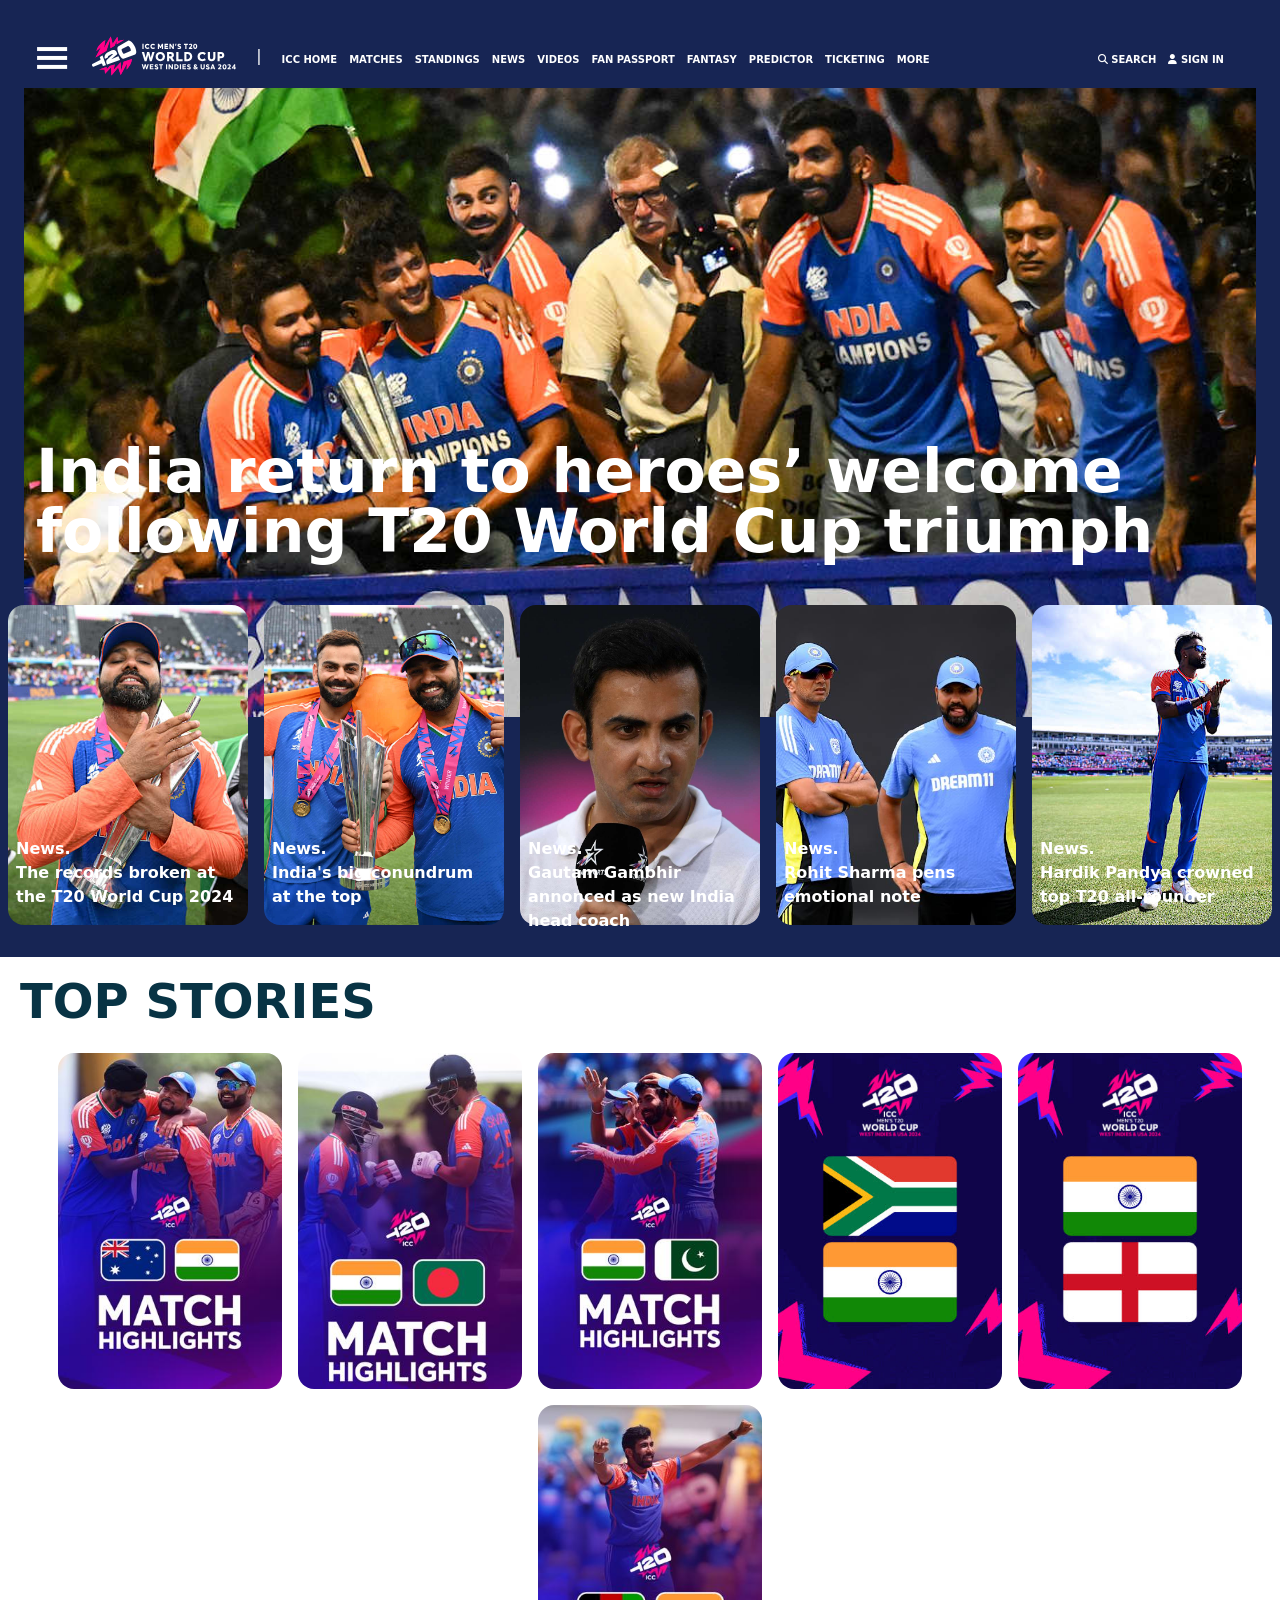
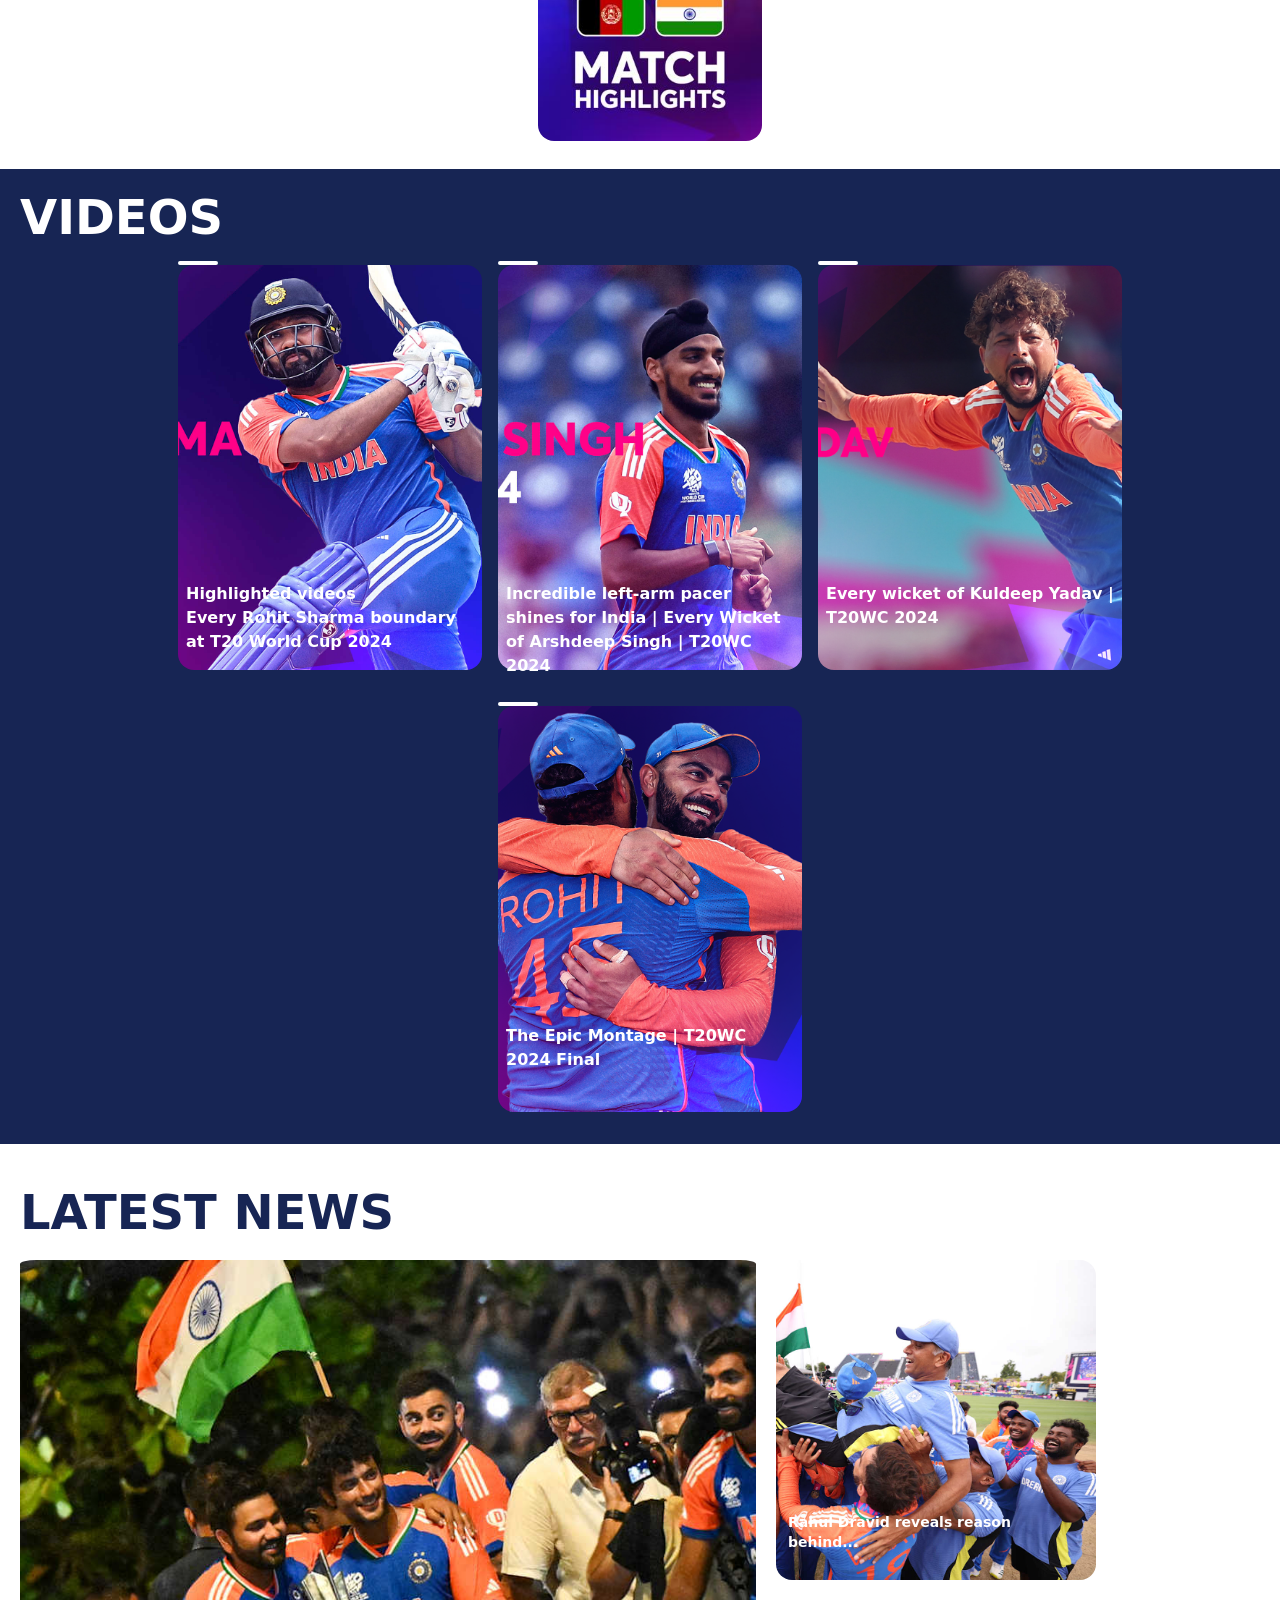
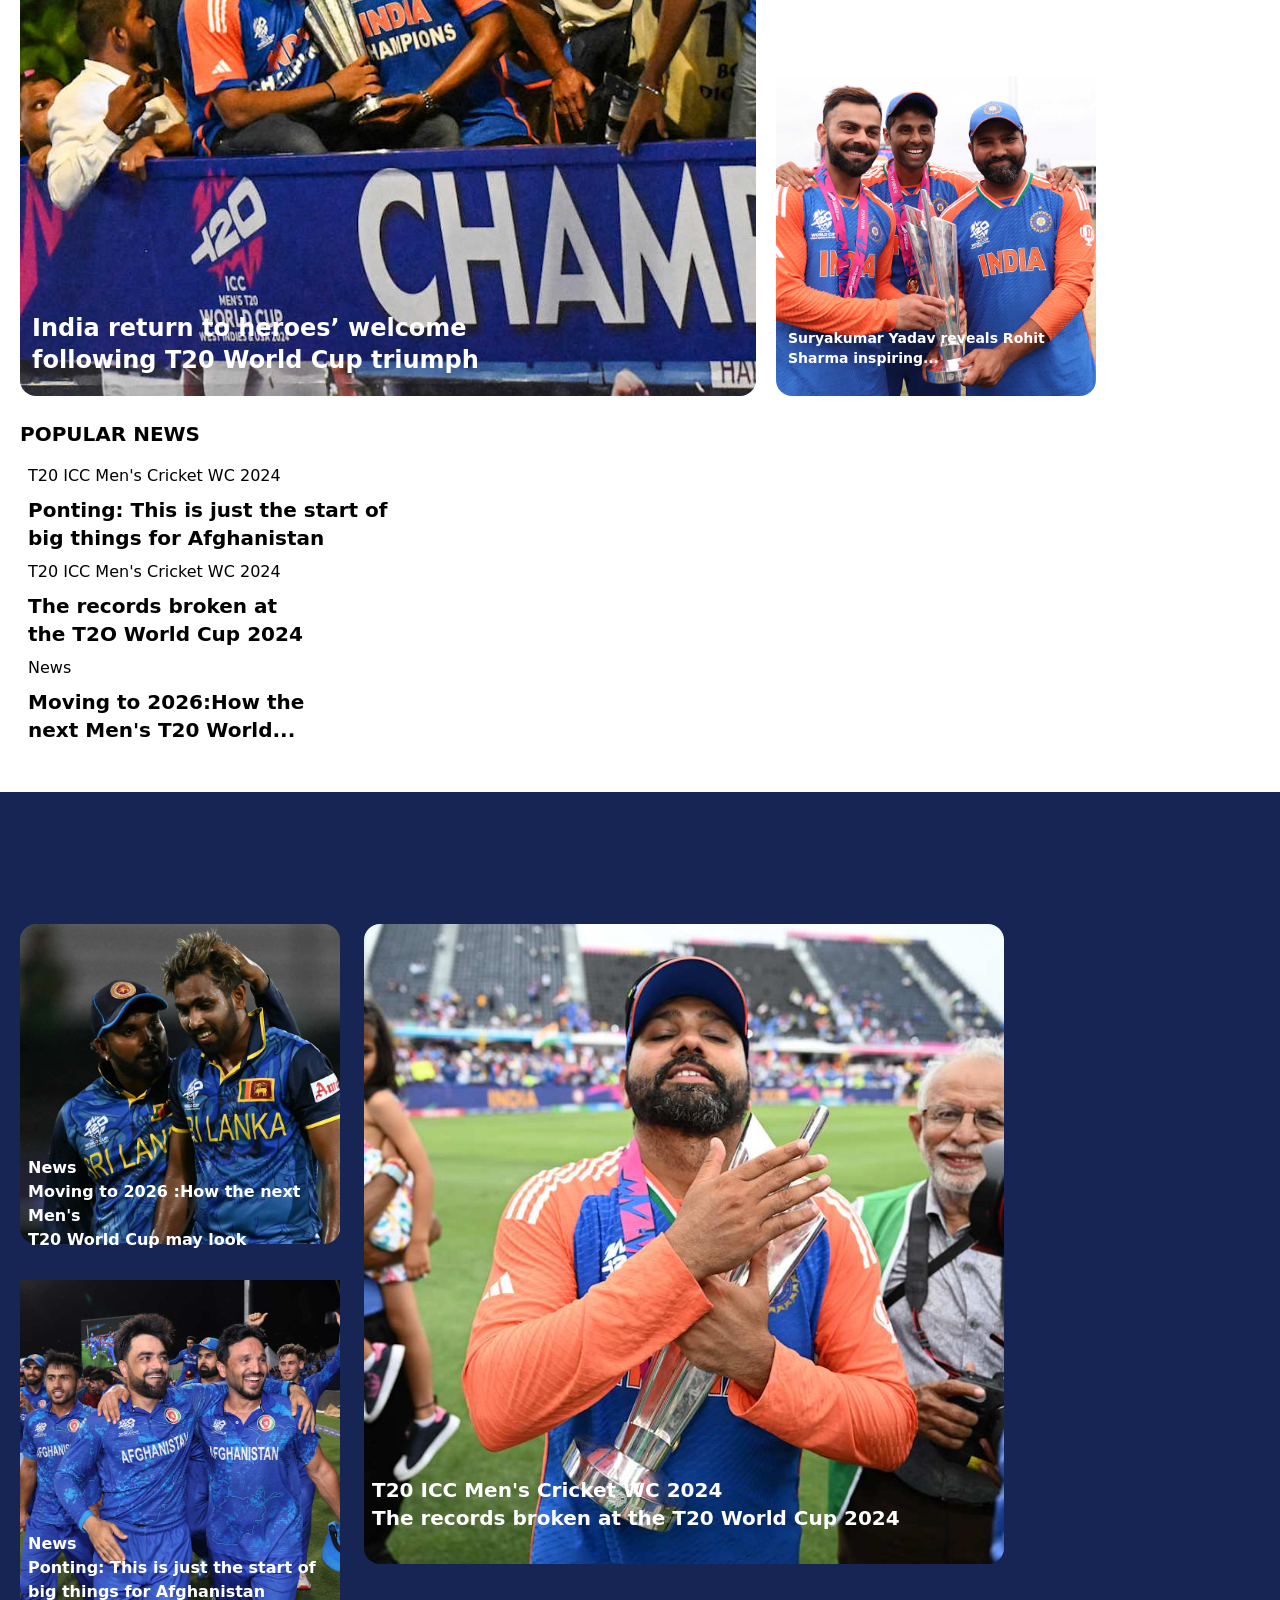
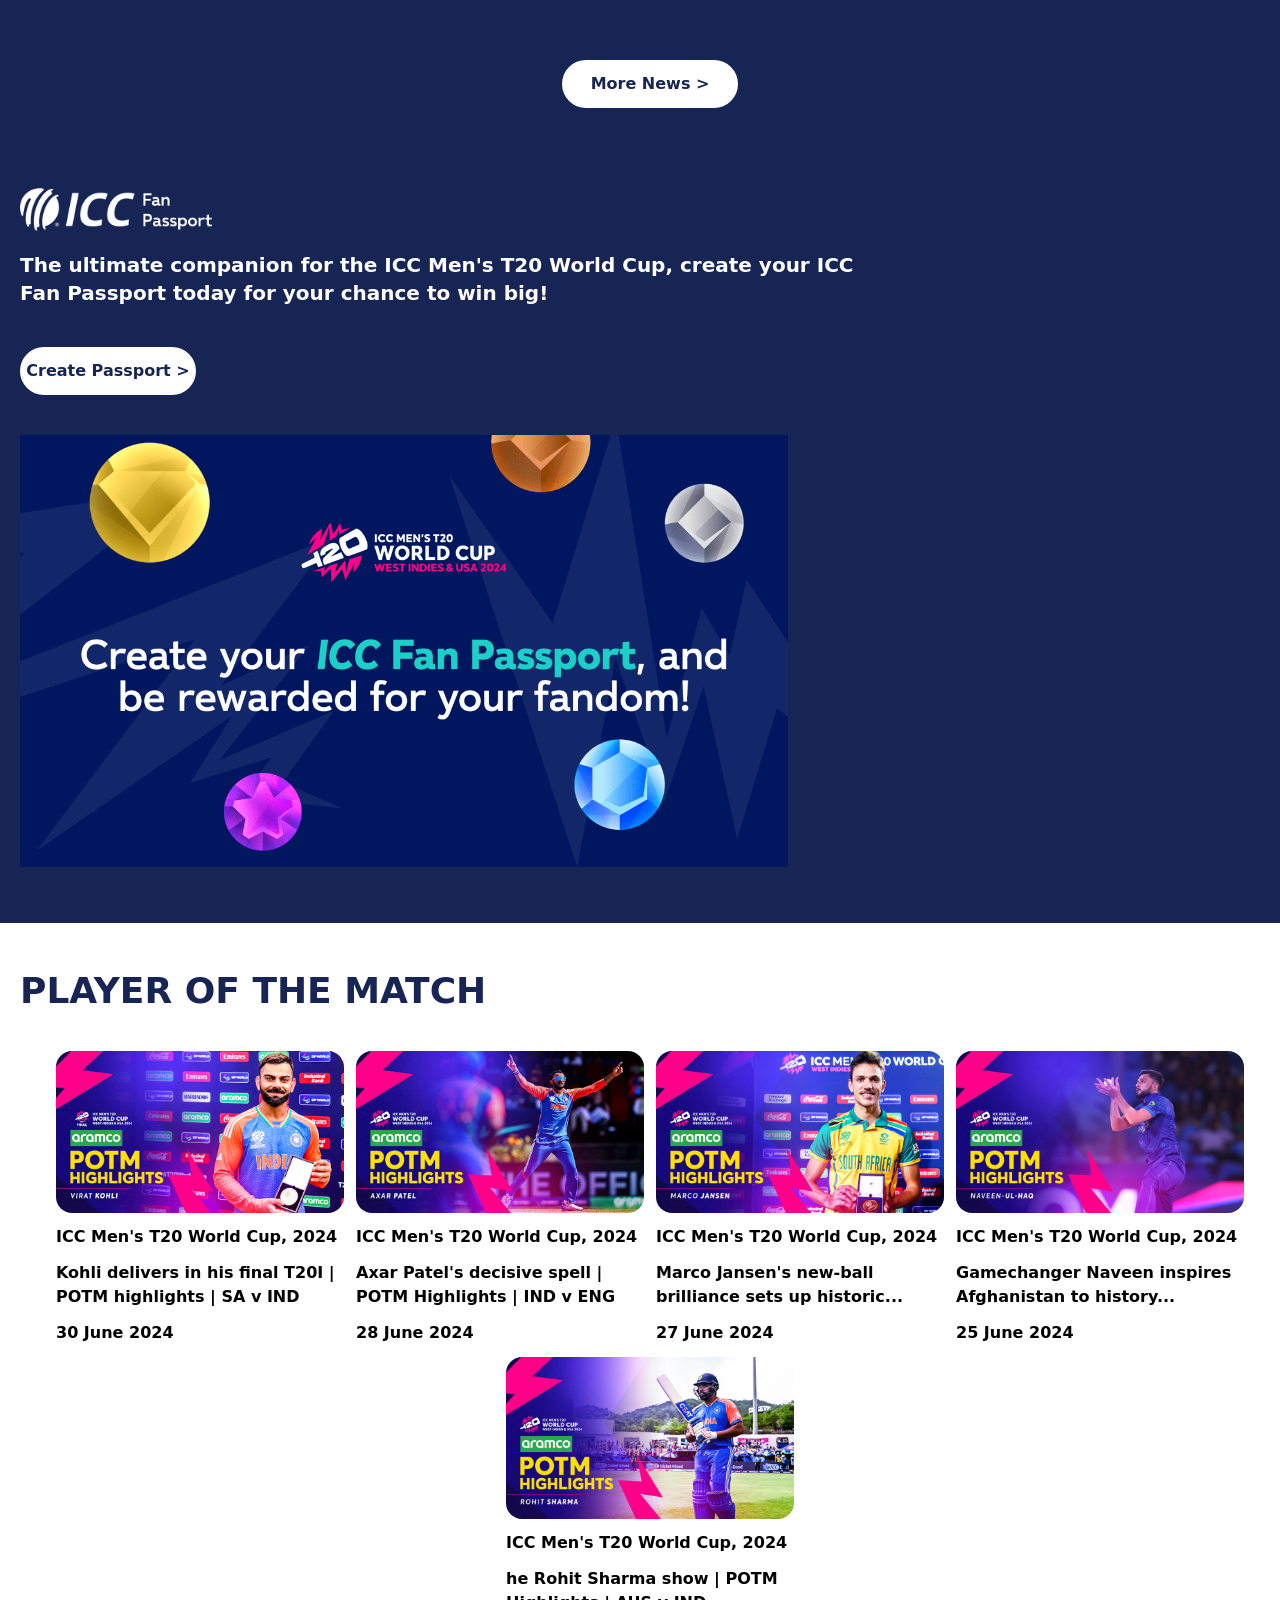
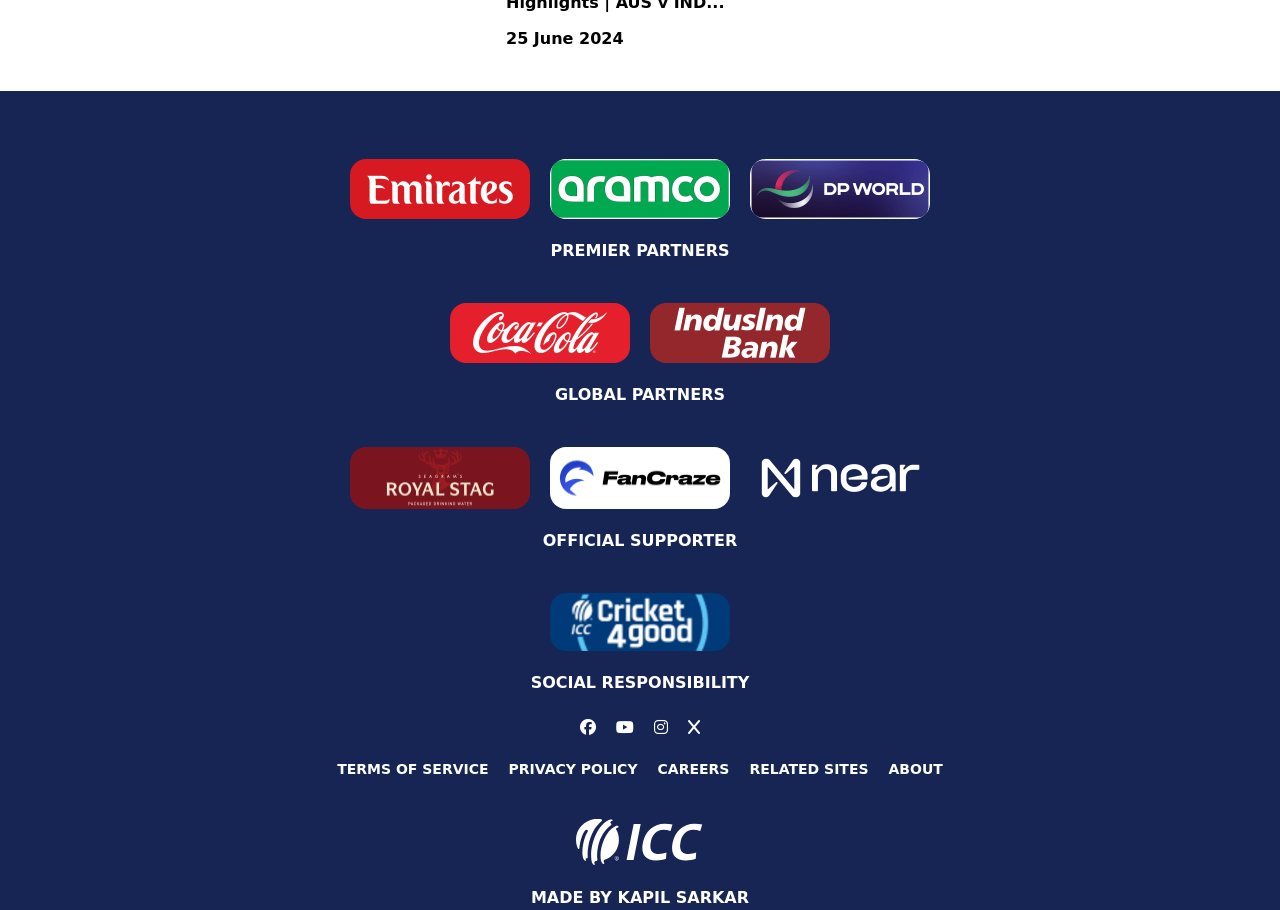
<file: CSS-TAILWIND DASHBOARD/projects/ICC-T20 CLONE/index.html>
<!DOCTYPE html>
<html lang="en">
  <head>
    <meta charset="UTF-8" />
    <meta name="viewport" content="width=device-width, initial-scale=1.0" />
    <title>ICC-Men's T20 World Cup 2024</title>
    <link rel="stylesheet" href="./dist/output.css" />
    <link rel="shortcut icon" href="./images/icc3.jpg" type="image/x-icon" />
    <link
      rel="stylesheet"
      href="https://cdnjs.cloudflare.com/ajax/libs/font-awesome/6.5.2/css/all.min.css"
    />
  </head>
  <body>
    <!-- Main Top Section Starts -->
    <section class="bg-blue-950 w-full p-3">
      <div class="w-full p-3 text-white rounded-3xl">
        <div class="w-full p-2 flex flex-wrap gap-5 bg-blue-950 fixed z-50">
          <button class="text-2xl md:text-5xl">≡</button>

          <img
            src="./images/t20-logo-horizontal-light (1).svg"
            class="w-16 sm:w-24 md:w-36"
            alt="img"
          />
          <span class="text-white mt-3">|</span>
          <div class="hidden media960px:block">
            <ul
              class="flex list-none invisible media960px:visible justify-center gap-1 lg:gap-3 mt-5 font-bold text-[10px] cursor-pointer"
            >
              <li>ICC HOME</li>
              <li>MATCHES</li>
              <li>STANDINGS</li>
              <li>NEWS</li>
              <li>VIDEOS</li>
              <li>FAN PASSPORT</li>
              <li>FANTASY</li>
              <li>PREDICTOR</li>
              <li>TICKETING</li>
              <li>MORE</li>
            </ul>
          </div>

          <ul
            class="flex list-none invisible media421px:visible media960px:invisible justify-center gap-1 media460px:gap-5 mt-5 font-bold text-[10px]"
          >
            <li>VIDEOS</li>
            <li>FANTASY</li>
            <li>SHOP</li>
          </ul>
          <ul
            class="flex list-none absolute right-20 gap-1 lg:gap-3 mt-5 font-bold text-[10px]"
          >
            <li class="invisible media960px:visible">
              <i class="fa-solid fa-magnifying-glass" style="color: #fff"></i
              >&nbsp;SEARCH
            </li>
            <li>
              <i class="fa-solid fa-user" style="color: #fff"></i>&nbsp;SIGN IN
            </li>
          </ul>
        </div>
        <img
          src="./images/wcc20-1.jpeg"
          class="w-full static z-10 rounded-3xl"
          alt="Main"
        />
        <p
          class="text-white font-bold text-[15px] media480px:text-2xl media600px:text-4xl media980px:text-6xl p-3 z-30 -mt-24 media480px:-mt-36 media600px:-mt-52 md:-mt-64 media960px:-mt-72"
        >
          India return to heroes’ welcome <br />
          following T20 World Cup triumph
        </p>
      </div>
    </section>
    <!-- Main top section ends -->
    <!-- Img News Section Starts -->
    <section class="w-full bg-blue-950 flex justify-center flex-wrap pb-2 cursor-pointer">
      <div class="w-64 rounded-2xl p-2">
        <img src="./images/ggimg4.jpeg" class="rounded-2xl" alt="img" />
        <p class="text-white font-bold -mt-24 p-2">
          News. <br />
          The records broken at the T20 World Cup 2024
        </p>
      </div>
      <div class="w-64 rounded-2xl p-2">
        <img src="./images/ggimg5.jpeg" class="rounded-2xl" alt="img" />
        <p class="text-white font-bold -mt-24 p-2">
          News. <br />India's big conundrum at the top
        </p>
      </div>
      <div class="w-64 rounded-2xl p-2">
        <img src="./images/ggimg1.jpeg" class="rounded-2xl" alt="img" />
        <p class="text-white font-bold -mt-24 p-2">
          News. <br />
          Gautam Gambhir annonced as new India head coach
        </p>
      </div>
      <div class="w-64 rounded-2xl p-2">
        <img src="./images/ggimg2.jpeg" class="rounded-2xl" alt="img" />
        <p class="text-white font-bold -mt-24 p-2">
          News. <br />Rohit Sharma pens emotional note
        </p>
      </div>
      <div class="w-64 rounded-2xl p-2">
        <img src="./images/ggimg3.jpeg" class="rounded-2xl" alt="img" />
        <p class="text-white font-bold -mt-24 p-2">
          News. <br />Hardik Pandya crowned top T20 all-rounder
        </p>
      </div>
    </section>
    <!-- Img News Section Ends -->
    <!-- Top Stories Section Starts -->
    <section class="w-full mt-5 pl-5">
      <h1 class="font-bold text-5xl text-cyan-950">TOP STORIES</h1>
      <div class="flex flex-wrap mt-5 justify-center">
        <div class="w-60 rounded-2xl p-2">
          <img src="./images/ts3.jpg" class="rounded-2xl" alt="img" />
        </div>
        <div class="w-60 rounded-2xl p-2">
          <img src="./images/ts4.jpg" class="rounded-2xl" alt="img" />
        </div>
        <div class="w-60 rounded-2xl p-2">
          <img src="./images/ts6.jpg" class="rounded-2xl" alt="img" />
        </div>
        <div class="w-60 rounded-2xl p-2">
          <img src="./images/ts1.jpg" class="rounded-2xl" alt="img" />
        </div>
        <div class="w-60 rounded-2xl p-2">
          <img src="./images/ts2.jpg" class="rounded-2xl" alt="img" />
        </div>
        <div class="w-60 rounded-2xl p-2">
          <img src="./images/ts5.jpg" class="rounded-2xl" alt="img" />
        </div>
      </div>
    </section>
    <!-- Top Stories Section Ends -->
    <!-- Video Section Starts -->
    <section class="w-full mt-5 pl-5 bg-blue-950 pb-14">
      <h1 class="font-bold text-5xl text-white pt-6">VIDEOS</h1>
      <div class="flex flex-wrap mt-3 justify-center cursor-pointer">
        <div class="w-80 rounded-2xl p-2">
          <div class="w-10 border-2 rounded-full border-white"></div>
          <img src="./images/vd1.jpeg" class="rounded-2xl" alt="img" />
          <p class="text-white font-bold -mt-24 p-2">
            Highlighted videos <br />Every Rohit Sharma boundary at T20 World
            Cup 2024
          </p>
        </div>
        <div class="w-80 rounded-2xl p-2">
          <div class="w-10 border-2 rounded-full border-white"></div>
          <img src="./images/vd2.jpeg" class="rounded-2xl" alt="img" />
          <p class="text-white font-bold -mt-24 p-2">
            Incredible left-arm pacer shines for India | Every Wicket of
            Arshdeep Singh | T20WC 2024
          </p>
        </div>
        <div class="w-80 rounded-2xl p-2">
          <div class="w-10 border-2 rounded-full border-white"></div>
          <img src="./images/vd3.png" class="rounded-2xl" alt="img" />
          <p class="text-white font-bold -mt-24 p-2">
            Every wicket of Kuldeep Yadav | T20WC 2024
          </p>
        </div>
        <div class="w-80 rounded-2xl p-2">
          <div class="w-10 border-2 rounded-full border-white"></div>
          <img src="./images/vd5.png" class="rounded-2xl" alt="img" />
          <p class="text-white font-bold -mt-24 p-2">
            The Epic Montage | T20WC 2024 Final
          </p>
        </div>
      </div>
    </section>
    <!-- Video Section Ends -->
    <!-- Latest News Section Starts -->
    <section class="w-full mt-5 pl-5">
      <h1 class="font-bold text-5xl text-blue-950 pt-6">LATEST NEWS</h1>
      <div class="flex flex-wrap gap-5 cursor-pointer pt-3">
        <div>
          <img
            src="./images/ltimg1.jpeg"
            class="rounded-2xl w-[46rem] pt-3"
            alt="img"
          />
          <p
            class="text-white font-bold text-xl media480px:text-2xl -mt-36 media480px:-mt-24 p-3"
          >
            India return to heroes’ welcome <br />
            following T20 World Cup triumph
          </p>
        </div>

        <div class="pt-3 w-[20rem] rounded-2xl">
          <img src="./images/ltimg2.jpeg" class="rounded-2xl" alt="img" />
          <p class="text-sm text-white font-bold -mt-20 p-3">
            Rahul Dravid reveals reason behind...
          </p>
          <img src="./images/ltimg3.jpeg" class="rounded-2xl pt-28" alt="img" />
          <p class="text-sm text-white font-bold -mt-20 p-3">
            Suryakumar Yadav reveals Rohit Sharma inspiring...
          </p>
        </div>
        <div class="pt-3">
          <h2 class="text-black font-bold text-xl">POPULAR NEWS</h2>
          <ul class="list-none p-2">
            <p class="py-2">T20 ICC Men's Cricket WC 2024</p>
            <li class="font-bold text-xl">
              Ponting: This is just the start of <br />
              big things for Afghanistan
            </li>
            <p class="py-2">T20 ICC Men's Cricket WC 2024</p>
            <li class="font-bold text-xl">
              The records broken at <br />the T2O World Cup 2024
            </li>
            <p class="py-2">News</p>
            <li class="font-bold text-xl">
              Moving to 2026:How the <br />
              next Men's T20 World...
            </li>
          </ul>
        </div>
      </div>
    </section>
    <!-- Latest News Section Ends -->

    <!-- Latest News Section2 Starts -->
    <section class="w-full pl-5 bg-blue-950 pb-14 mt-10">
      <div class="flex flex-wrap gap-6 pt-5">
        <div class="w-80 rounded-2xl mt-28">
          <img src="./images/lsn1.jpeg" class="rounded-2xl" alt="img" />
          <p class="text-white font-bold -mt-24 p-2">
            News <br />
            Moving to 2026 :How the next Men's <br />
            T20 World Cup may look
          </p>
          <img src="./images/lsn2.jpeg" class="rounded-2xl py-5" alt="img" />
          <p class="text-white font-bold -mt-24 p-2">
            News <br />
            Ponting: This is just the start of <br />
            big things for Afghanistan
          </p>
        </div>
        <div class="w-[40rem] mt-28">
          <img src="./images/lsn3.jpeg" class="rounded-2xl" alt="img" />
          <p class="text-white media421px:text-xl font-bold -mt-24 p-2">
            T20 ICC Men's Cricket WC 2024 <br />
            The records broken at the T20 World Cup 2024
          </p>
        </div>
      </div>
      <div class="flex justify-center mt-7">
        <button
          class="cursor-pointer bg-white text-blue-950 px-7 py-3 mt-5 font-bold text-center w-44 rounded-full"
        >
          More News >
        </button>
      </div>
      <div class="w-full flex flex-wrap gap-3 mt-10">
        <div class="mt-10">
          <img src="./images/lsn5.png" class="w-48" alt="img" />
          <p class="mt-5 font-semibold leading-7 text-xl text-white pb-5">
            The ultimate companion for the ICC Men's T20 World Cup, create your
            ICC <br />
            Fan Passport today for your chance to win big!
          </p>
          <button
            class="cursor-pointer bg-white text-blue-950 mt-5 py-3 font-bold text-center w-44 rounded-full"
          >
            Create Passport >
          </button>
        </div>
        <img src="./images/lsb4.png" class="w-[48rem] mt-7" alt="img" />
      </div>
    </section>
    <!-- Latest News Section2 Ends -->
    <!-- Player of the match section Starts -->
    <section class="w-full mt-6 pl-5">
      <h1 class="font-bold text-4xl text-blue-950 pt-6">PLAYER OF THE MATCH</h1>
      <div class="flex flex-wrap gap-3 mt-10 justify-center">
        <div class="w-72 rounded-2xl">
          <img src="./images/ptm1.png" class="rounded-2xl" alt="img" />
          <p class="font-semibold pt-3">ICC Men's T20 World Cup, 2024</p>
          <p class="pt-3 font-bold">
            Kohli delivers in his final T20I | POTM highlights | SA v IND
          </p>
          <p class="font-semibold pt-3">30 June 2024</p>
        </div>
        <div class="w-72 rounded-2xl">
          <img src="./images/ptm2.jpeg" class="rounded-2xl" alt="img" />
          <p class="font-semibold pt-3">ICC Men's T20 World Cup, 2024</p>
          <p class="pt-3 font-bold">
            Axar Patel's decisive spell | POTM Highlights | IND v ENG
          </p>
          <p class="font-semibold pt-3">28 June 2024</p>
        </div>
        <div class="w-72 rounded-2xl">
          <img src="./images/ptm3.png" class="rounded-2xl" alt="img" />
          <p class="font-semibold pt-3">ICC Men's T20 World Cup, 2024</p>
          <p class="pt-3 font-bold">
            Marco Jansen's new-ball brilliance sets up historic...
          </p>
          <p class="font-semibold pt-3">27 June 2024</p>
        </div>
        <div class="w-72 rounded-2xl">
          <img src="./images/ptm4.png" class="rounded-2xl" alt="img" />
          <p class="font-semibold pt-3">ICC Men's T20 World Cup, 2024</p>
          <p class="pt-3 font-bold">
            Gamechanger Naveen inspires Afghanistan to history...
          </p>
          <p class="font-semibold pt-3">25 June 2024</p>
        </div>
        <div class="w-72 rounded-2xl">
          <img src="./images/ptm5.jpeg" class="rounded-2xl" alt="img" />
          <p class="font-semibold pt-3">ICC Men's T20 World Cup, 2024</p>
          <p class="pt-3 font-bold">
            he Rohit Sharma show | POTM Highlights | AUS v IND...
          </p>
          <p class="font-semibold pt-3">25 June 2024</p>
        </div>
      </div>
    </section>
    <!-- Player of the match section Ends -->
    <!-- Footer section Starts -->
    <section class="w-full pt-7 mt-10 bg-blue-950">
      <div class="flex flex-wrap gap-5 pt-10 justify-center">
        <img src="./images/ft1.png" class="rounded-2xl" alt="img" />

        <img src="./images/ft2.png" class="rounded-2xl" alt="img" />
        <img src="./images/ft3.png" class="rounded-2xl" alt="img" />
      </div>
      <p class="font-bold pt-5 text-center text-white">PREMIER PARTNERS</p>

      <div class="flex flex-wrap gap-5 pt-10 justify-center">
        <img src="./images/ft4.png" class="rounded-2xl" alt="img" />

        <img src="./images/ft5.png" class="rounded-2xl" alt="img" />
      </div>
      <p class="font-bold pt-5 text-center text-white">GLOBAL PARTNERS</p>

      <div class="flex flex-wrap gap-5 pt-10 justify-center">
        <img src="./images/ft6.png" class="rounded-2xl" alt="img" />

        <img src="./images/ft7.png" class="rounded-2xl" alt="img" />
        <img src="./images/ft8.png" class="rounded-2xl" alt="img" />
      </div>
      <p class="font-bold pt-5 text-center text-white">OFFICIAL SUPPORTER</p>
      <div class="flex flex-wrap gap-5 pt-10 justify-center">
        <img src="./images/ft9.png" class="rounded-2xl" alt="img" />
      </div>
      <p class="font-bold pt-5 text-center text-white">SOCIAL RESPONSIBILITY</p>
      <div class="flex flex-wrap justify-center gap-5 mt-6">
        <i class="fa-brands fa-facebook" style="color: #fff"></i>
        <i class="fa-brands fa-youtube" style="color: #fff"></i>
        <i class="fa-brands fa-instagram" style="color: #fff"></i>
        <i class="fa-solid fa-x" style="color: #fff"></i>
      </div>
      <div
        class="flex flex-wrap justify-center gap-5 text-white cursor-pointer mt-6"
      >
        <p class="font-bold text-sm">TERMS OF SERVICE</p>
        <p class="font-bold text-sm">PRIVACY POLICY</p>
        <p class="font-bold text-sm">CAREERS</p>
        <p class="font-bold text-sm">RELATED SITES</p>
        <p class="font-bold text-sm">ABOUT</p>
      </div>
      <div class="flex flex-wrap mt-10 justify-center">
        <img src="./images/icc-white-logo.svg" class="w-32" alt="img" />
      </div>
      <h3 class="text-center font-bold text-white mt-5">
        MADE BY KAPIL SARKAR
      </h3>
    </section>
  </body>
</html>
</file>
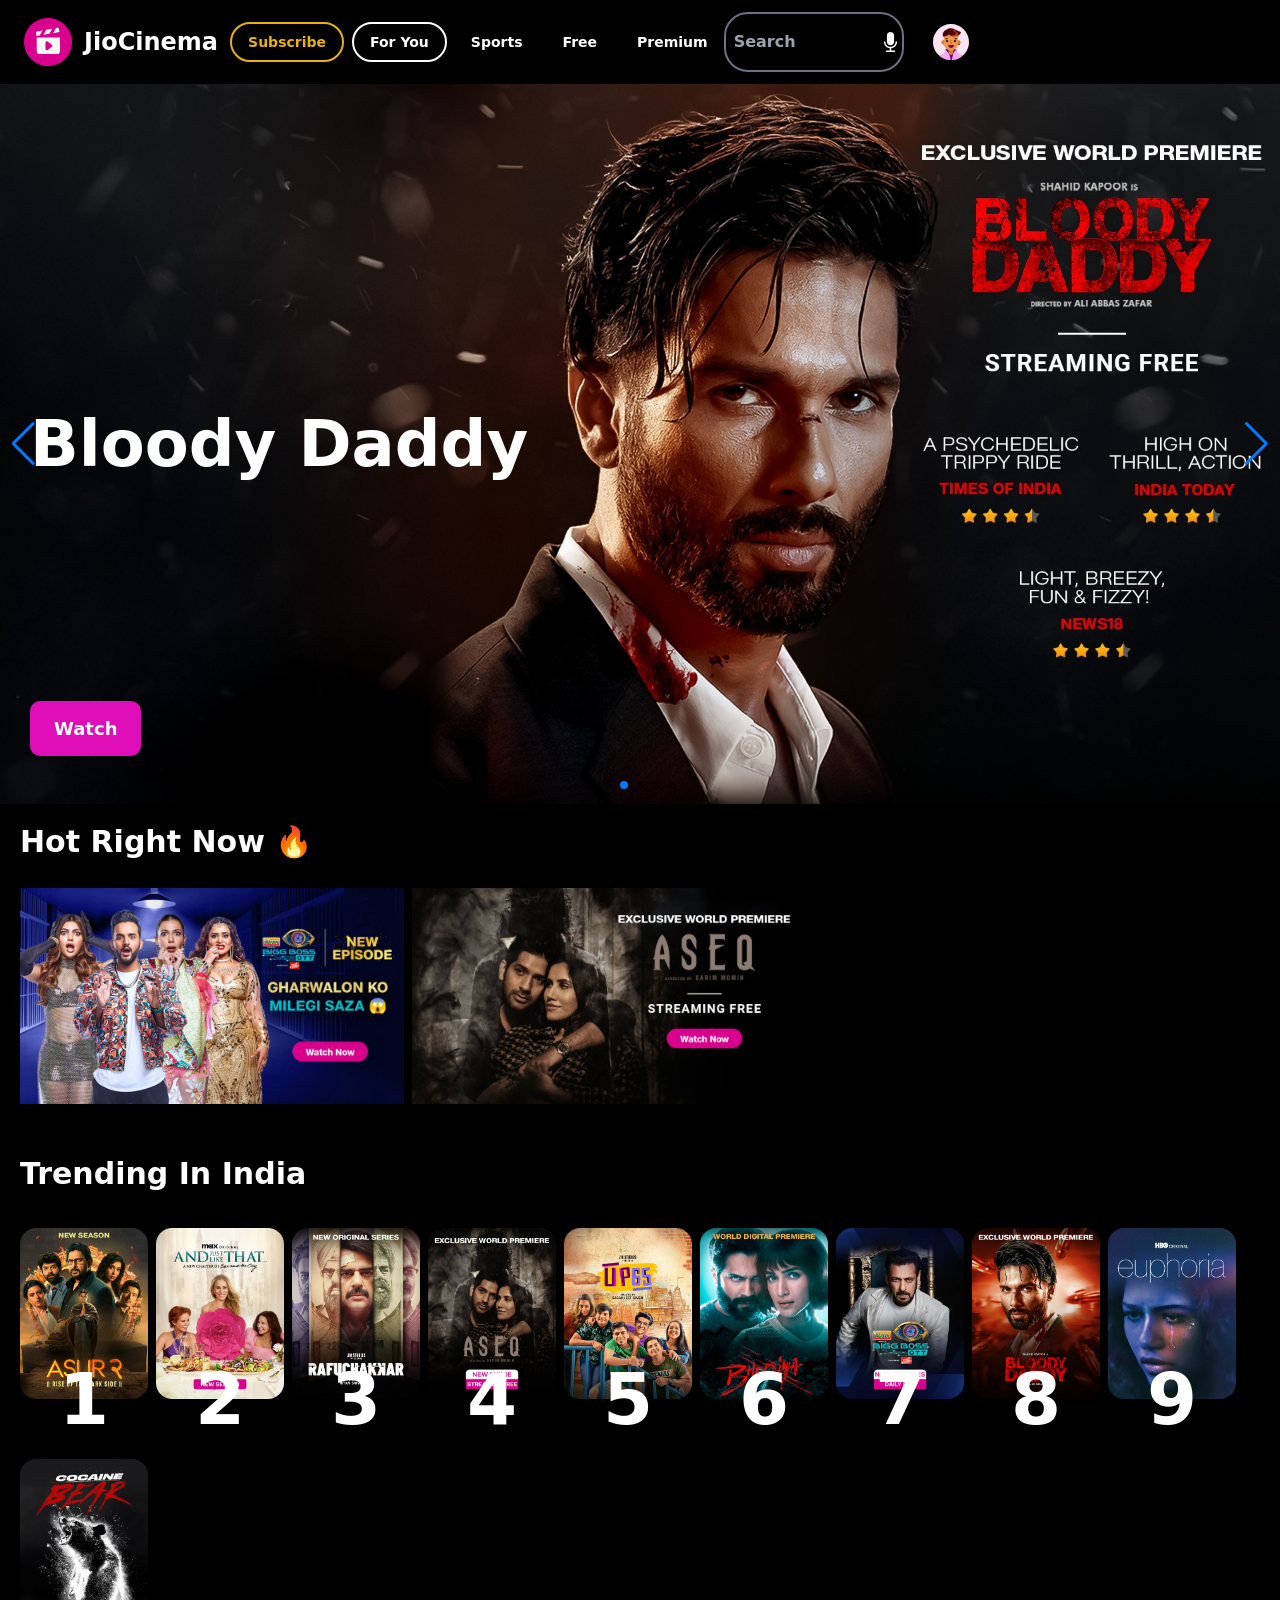
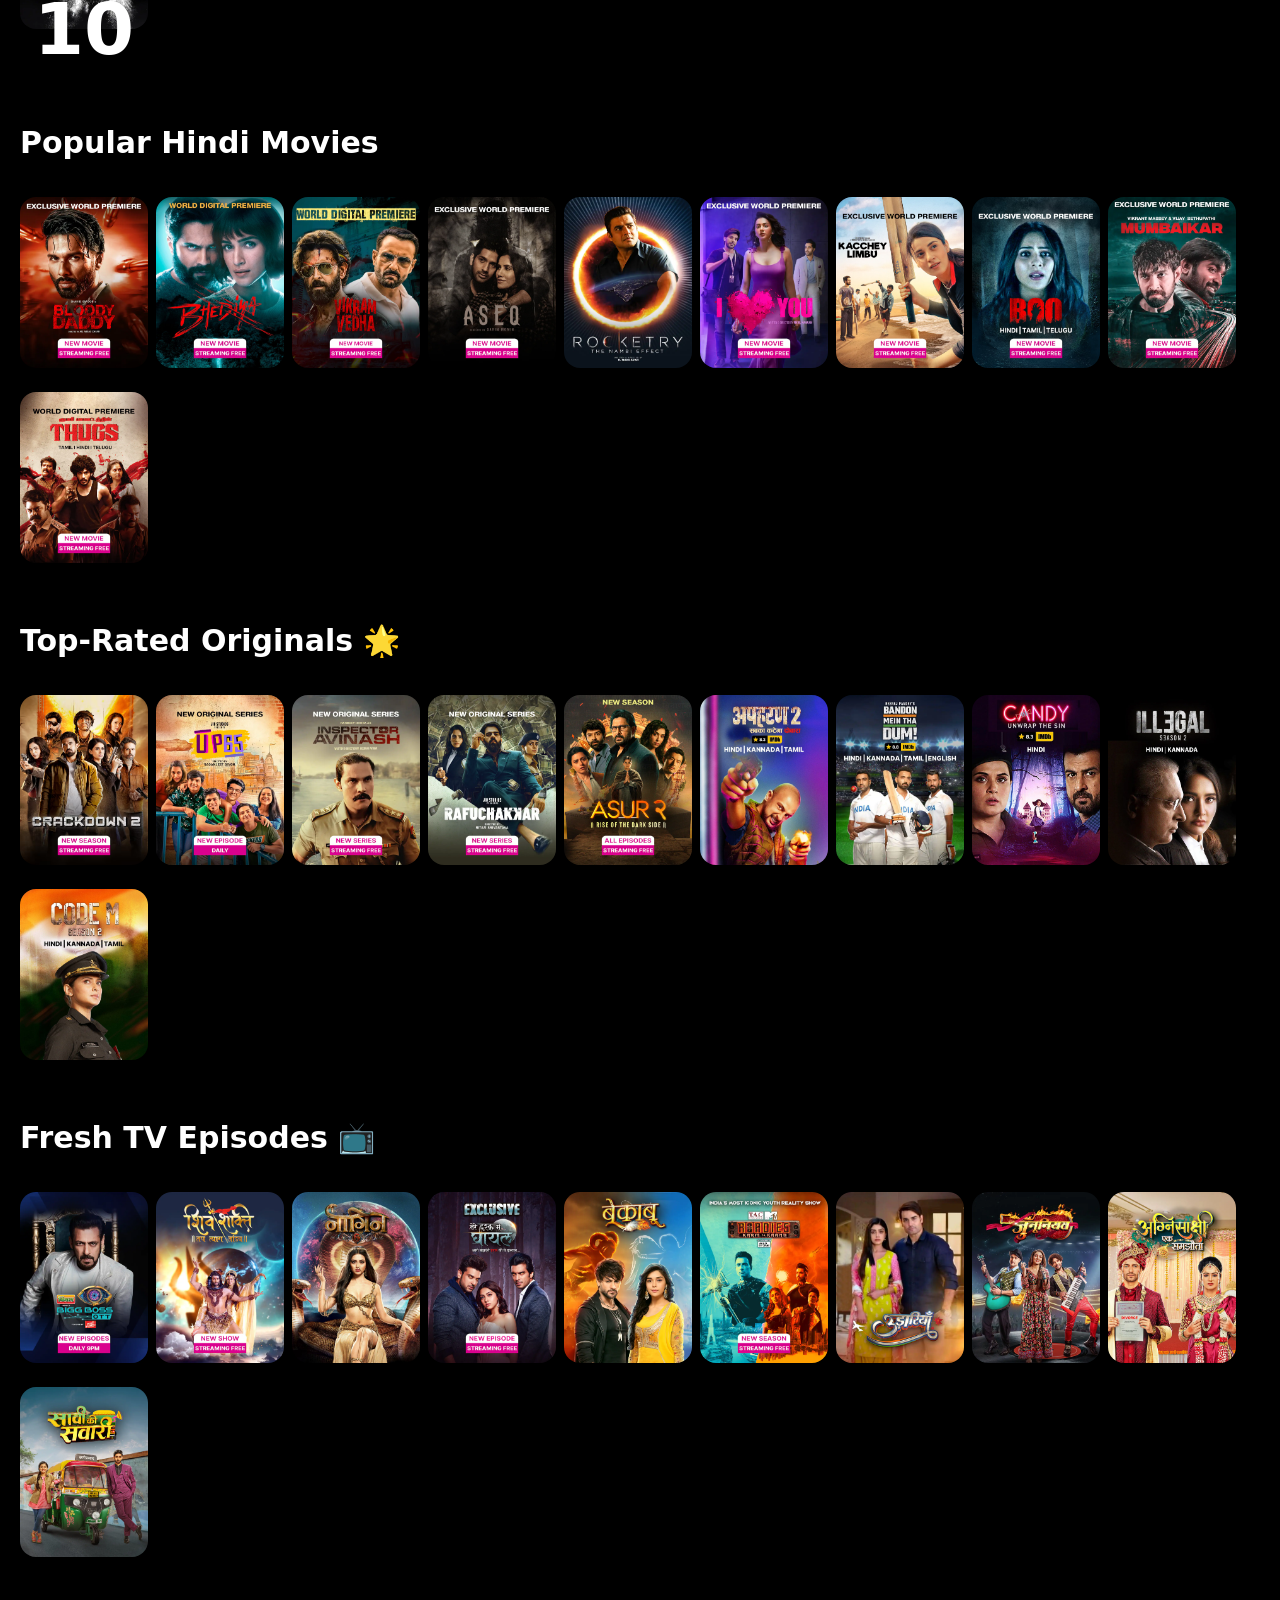
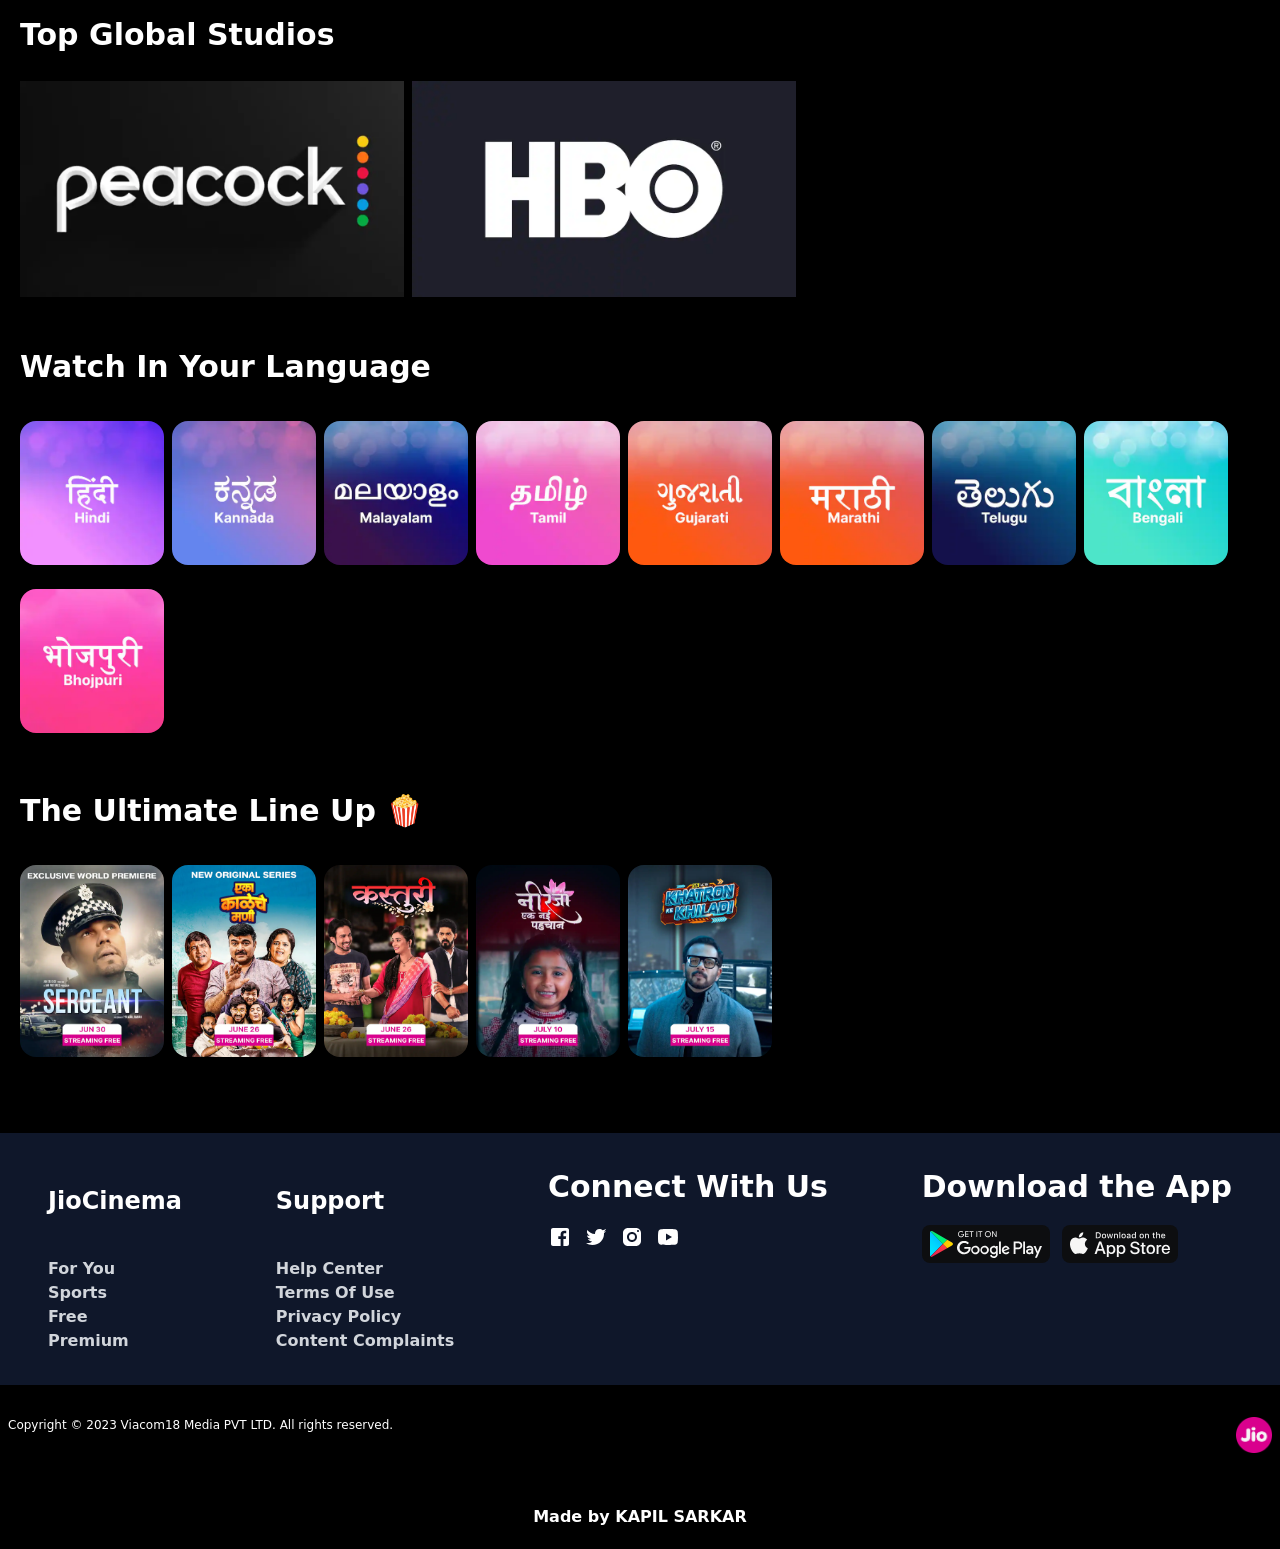
<file: CSS-TAILWIND DASHBOARD/projects/JIO-CINEMA CLONE/index.html>
<!DOCTYPE html>
<html lang="en">
  <head>
    <meta charset="UTF-8" />
    <meta name="viewport" content="width=device-width, initial-scale=1.0" />
    <title>Jio Cinema Clone</title>
    <link rel="stylesheet" href="./dist/output.css" />
    <link rel="shortcut icon" href="./images/jc_logo.svg" type="image/x-icon" />
    <link
      rel="stylesheet"
      href="https://cdn.jsdelivr.net/npm/swiper@9/swiper-bundle.min.css"
    />
    <script
      src="https://cdn.jsdelivr.net/npm/swiper@9/swiper-bundle.min.js"
      defer
    ></script>
    <link rel="stylesheet" href="./sliderstyle.css" />
    <script src="./script.js" defer></script>
  </head>
  <body class="bg-black text-white">
    <!-- Header section starts -->
    <header
      class="max-w-[1440px] py-3 flex items-center text-center px-3 media890:px-6 cursor-pointer"
    >
      <img
        src="./images/jc_logo.svg"
        class="w-6 media890:w-12 cursor-pointer"
        alt="logo"
      />
      <h3 class="font-bold text-sm media890:text-2xl px-3">JioCinema</h3>
      <div
        class="py-1 media890:py-2 px-3 media890:px-4 border-solid border-2 border-yellow-500 rounded-3xl cursor-pointer"
      >
        <p class="text-yellow-500 text-sm font-bold">Subscribe</p>
      </div>
      <div
        class="py-2 px-4 ml-2 border-solid border-2 border-white rounded-3xl media890:block hidden cursor-pointer"
      >
        <p class="text-white text-sm font-bold cursor-pointer">For You</p>
      </div>
      <div class="py-2 px-4 ml-2 media890:block hidden cursor-pointer">
        <p class="text-white text-sm font-bold">Sports</p>
      </div>
      <div class="py-2 px-4 ml-2 media890:block hidden cursor-pointer">
        <p class="text-white text-sm font-bold">Free</p>
      </div>
      <div class="py-2 px-4 ml-2 media890:block hidden cursor-pointer">
        <p class="text-white text-sm font-bold">Premium</p>
      </div>

      <div
        class="px-2 py-4 cursor-pointer border-2 border-gray-500 rounded-3xl media890:block hidden"
      >
        <input
          type="search"
          class="text-white w-40 bg-transparent font-bold"
          placeholder="Search"
        />
      </div>
      <img
        src="./images/Vector (1).svg"
        class="cursor-pointer relative right-5 media890:block hidden"
        alt="img"
      />
      <img
        src="./images/profile_avatar.svg"
        class="cursor-pointer w-12 ml-1 pl-3 media890:block hidden"
        alt="img"
      />
      <img
        src="./images/search (1).svg"
        class="inline-block media890:hidden pl-5"
        alt="img"
      />
    </header>
    <!-- Header section ends -->
    <!-- Hero section starts -->
    <section class="w-full">
      <div class="swiper mySwiper">
        <div class="swiper-wrapper">
          <div class="swiper-slide">
            <div class="title" data-swiper-parallax="-300">Asur 2</div>
            <button class="btn">Watch</button>
            <img src="./images/asur2.jpg" alt="img" />
          </div>

          <div class="swiper-slide">
            <div class="title" data-swiper-parallax="-300">Bloody Daddy</div>
            <button class="btn">Watch</button>
            <img src="./images/img2.jpg" alt="img" />
          </div>
          <div class="swiper-slide">
            <div class="title" data-swiper-parallax="-300">
              Sergeant | Official Teaser
            </div>
            <button class="btn">Watch</button>
            <img src="./images/img-6.jpg" alt="img" />
          </div>
          <div class="swiper-slide">
            <div class="title" data-swiper-parallax="-300">Bhediya</div>
            <button class="btn cursor-pointer">Watch</button>
            <img src="./images/img4.jpg" alt="img" />
          </div>
          <div class="swiper-slide">
            <div class="title" data-swiper-parallax="-300">
              IIFA Awards 2023
            </div>
            <button class="btn">Watch</button>
            <img src="./images/img5.jpg" alt="img" />
          </div>
        </div>
        <div class="swiper-button-next"></div>
        <div class="swiper-button-prev"></div>
        <div class="swiper-pagination"></div>
      </div>
    </section>
    <!-- Hero section ends -->

    <!-- Hot right now section starts -->

    <section class="w-full  py-3 pl-5">
      <p class="text-white text-3xl font-bold py-2">Hot Right Now 🔥</p>
      <div class="py-5 flex flex-col md:flex-row gap-2 cursor-pointer">
        <div class="md:w-96 w-full mt-3 md:mt-0">
          <img src="./images/hot1.webp" class="w-full" alt="img" />
        </div>
        <div class="md:w-96 w-full mt-3 md:mt-0">
          <img src="./images/hot2.webp" class="w-full" alt="img" />
        </div>
      </div>
    </section>
    <!-- Hot right now section ends -->

    <!-- Trending section starts -->
    <section class="w-full  py-3 pl-5">
      <p class="text-white text-3xl font-bold py-2">Trending In India</p>
      <div class="w-full max-w-full flex flex-wrap gap-2 py-5 cursor-pointer">
        <div class="w-32 py-2">
          <img src="./images/asurnew.webp" class="rounded-2xl" alt="img" />
          <p class="font-bold text-7xl text-center -mt-9">1</p>
        </div>
        <div class="w-32 py-2">
          <img src="./images/trend2.webp" class="rounded-2xl" alt="img" />
          <p class="font-bold text-7xl text-center -mt-9">2</p>
        </div>
        <div class="w-32 py-2">
          <img src="./images/trend3.webp" class="rounded-2xl" alt="img" />
          <p class="font-bold text-7xl text-center -mt-9">3</p>
        </div>
        <div class="w-32 py-2">
          <img src="./images/tren4.webp" class="rounded-2xl" alt="img" />
          <p class="font-bold text-7xl text-center -mt-9">4</p>
        </div>
        <div class="w-32 py-2">
          <img src="./images/trend5.webp" class="rounded-2xl" alt="img" />
          <p class="font-bold text-7xl text-center -mt-9">5</p>
        </div>
        <div class="w-32 py-2">
          <img src="./images/tren6.jpg" class="rounded-2xl" alt="img" />
          <p class="font-bold text-7xl text-center -mt-9">6</p>
        </div>
        <div class="w-32 py-2">
          <img src="./images/trend7.webp" class="rounded-2xl" alt="img" />
          <p class="font-bold text-7xl text-center -mt-9">7</p>
        </div>
        <div class="w-32 py-2">
          <img src="./images/trend8.webp" class="rounded-2xl" alt="img" />
          <p class="font-bold text-7xl text-center -mt-9">8</p>
        </div>
        <div class="w-32 py-2">
          <img src="./images/trend9.jpg" class="rounded-2xl" alt="img" />
          <p class="font-bold text-7xl text-center -mt-9">9</p>
        </div>
        <div class="w-32 py-2">
          <img src="./images/trend10.webp" class="rounded-2xl" alt="img" />
          <p class="font-bold text-7xl text-center -mt-9">10</p>
        </div>
      </div>
    </section>
    <!-- Trending section ends -->

    <!-- Popular section starts -->
    <section class="w-full  py-3 pl-5">
      <p class="text-white text-3xl font-bold py-2">Popular Hindi Movies</p>
      <div class="w-full max-w-full flex flex-wrap gap-2 py-5 cursor-pointer">
        <div class="w-32 py-2">
          <img src="./images/pp1.webp" class="rounded-2xl" alt="img" />
        </div>
        <div class="w-32 py-2">
          <img src="./images/pp2.jpg" class="rounded-2xl" alt="img" />
        </div>
        <div class="w-32 py-2">
          <img src="./images/pp3.webp" class="rounded-2xl" alt="img" />
        </div>
        <div class="w-32 py-2">
          <img src="./images/pp4.webp" class="rounded-2xl" alt="img" />
        </div>
        <div class="w-32 py-2">
          <img src="./images/pp5.webp" class="rounded-2xl" alt="img" />
        </div>
        <div class="w-32 py-2">
          <img src="./images/pp6.webp" class="rounded-2xl" alt="img" />
        </div>
        <div class="w-32 py-2">
          <img src="./images/pp7.webp" class="rounded-2xl" alt="img" />
        </div>
        <div class="w-32 py-2">
          <img src="./images/pp8.jpg" class="rounded-2xl" alt="img" />
        </div>
        <div class="w-32 py-2">
          <img src="./images/pp9.webp" class="rounded-2xl" alt="img" />
        </div>
        <div class="w-32 py-2">
          <img src="./images/pp10.webp" class="rounded-2xl" alt="img" />
        </div>
      </div>
    </section>
    <!-- Popular section ends -->

    <!-- Top-Rated section starts -->
    <section class="w-full  py-3 pl-5">
      <p class="text-white text-3xl font-bold py-2">Top-Rated Originals 🌟</p>
      <div class="w-full max-w-full flex flex-wrap gap-2 py-5 cursor-pointer">
        <div class="w-32 py-2">
          <img src="./images/top1.avif" class="rounded-2xl" alt="img" />
        </div>
        <div class="w-32 py-2">
          <img src="./images/top2.webp" class="rounded-2xl" alt="img" />
        </div>
        <div class="w-32 py-2">
          <img src="./images/top3.webp" class="rounded-2xl" alt="img" />
        </div>
        <div class="w-32 py-2">
          <img src="./images/top4.webp" class="rounded-2xl" alt="img" />
        </div>
        <div class="w-32 py-2">
          <img src="./images/top5.webp" class="rounded-2xl" alt="img" />
        </div>
        <div class="w-32 py-2">
          <img src="./images/top6.jpg" class="rounded-2xl" alt="img" />
        </div>
        <div class="w-32 py-2">
          <img src="./images/top7.webp" class="rounded-2xl" alt="img" />
        </div>
        <div class="w-32 py-2">
          <img src="./images/top8.jpg" class="rounded-2xl" alt="img" />
        </div>
        <div class="w-32 py-2">
          <img src="./images/top9.webp" class="rounded-2xl" alt="img" />
        </div>
        <div class="w-32 py-2">
          <img src="./images/top10.jpg" class="rounded-2xl" alt="img" />
        </div>
      </div>
    </section>
    <!-- Top-Rated section ends -->

    <!-- TV section starts -->
    <section class="w-full  py-3 pl-5">
      <p class="text-white text-3xl font-bold py-2">Fresh TV Episodes 📺</p>
      <div class="w-full max-w-full flex flex-wrap gap-2 py-5 cursor-pointer">
        <div class="w-32 py-2">
          <img src="./images/tv1.webp" class="rounded-2xl" alt="img" />
        </div>
        <div class="w-32 py-2">
          <img src="./images/tv2.webp" class="rounded-2xl" alt="img" />
        </div>
        <div class="w-32 py-2">
          <img src="./images/tv3.jpg" class="rounded-2xl" alt="img" />
        </div>
        <div class="w-32 py-2">
          <img src="./images/tv4.webp" class="rounded-2xl" alt="img" />
        </div>
        <div class="w-32 py-2">
          <img src="./images/tv5.webp" class="rounded-2xl" alt="img" />
        </div>
        <div class="w-32 py-2">
          <img src="./images/tv6.webp" class="rounded-2xl" alt="img" />
        </div>
        <div class="w-32 py-2">
          <img src="./images/tv7.webp" class="rounded-2xl" alt="img" />
        </div>
        <div class="w-32 py-2">
          <img src="./images/tv8.webp" class="rounded-2xl" alt="img" />
        </div>
        <div class="w-32 py-2">
          <img src="./images/tv9.webp" class="rounded-2xl" alt="img" />
        </div>
        <div class="w-32 py-2">
          <img src="./images/tv10.webp" class="rounded-2xl" alt="img" />
        </div>
      </div>
    </section>
    <!-- TV section ends -->

    <!-- Studio section starts -->

    <section class="w-full  py-3 pl-5">
      <p class="text-white text-3xl font-bold py-2">Top Global Studios</p>
      <div class="py-5 flex flex-col md:flex-row gap-2 cursor-pointer">
        <div class="md:w-96 w-full mt-3 md:mt-0">
          <img src="./images/gl1.webp" class="w-full" alt="img" />
        </div>
        <div class="md:w-96 w-full mt-3 md:mt-0">
          <img src="./images/gl2.webp" class="w-full" alt="img" />
        </div>
      </div>
    </section>
    <!-- Studio section ends -->

    <!-- Language section starts -->
    <section class="w-full  py-3 pl-5">
      <p class="text-white text-3xl font-bold py-2">Watch In Your Language</p>
      <div class="w-full max-w-full flex flex-wrap gap-2 py-5 cursor-pointer">
        <div class="w-36 py-2">
          <img src="./images/l1.webp" class="rounded-2xl" alt="img" />
        </div>
        <div class="w-36 py-2">
          <img src="./images/l2.webp" class="rounded-2xl" alt="img" />
        </div>
        <div class="w-36 py-2">
          <img src="./images/l3.webp" class="rounded-2xl" alt="img" />
        </div>
        <div class="w-36 py-2">
          <img src="./images/l4.webp" class="rounded-2xl" alt="img" />
        </div>
        <div class="w-36 py-2">
          <img src="./images/l5.webp" class="rounded-2xl" alt="img" />
        </div>
        <div class="w-36 py-2">
          <img src="./images/l6.webp" class="rounded-2xl" alt="img" />
        </div>
        <div class="w-36 py-2">
          <img src="./images/l7.webp" class="rounded-2xl" alt="img" />
        </div>
        <div class="w-36 py-2">
          <img src="./images/l8.webp" class="rounded-2xl" alt="img" />
        </div>
        <div class="w-36 py-2">
          <img src="./images/l9.webp" class="rounded-2xl" alt="img" />
        </div>
        </div>
    </section>
      <!-- Language section ends -->

      <!-- Ultimate section starts -->

      <section class="w-full  py-3 pl-5">
        <p class="text-white text-3xl font-bold py-2">The Ultimate Line Up 🍿</p>
         <div class="w-full max-w-full flex flex-wrap gap-2 py-5 cursor-pointer">
          <div class="w-36 py-2">
            <img src="./images/ul1.webp" class="rounded-2xl" alt="img" />
          </div>
          <div class="w-36 py-2">
            <img src="./images/ul2.webp" class="rounded-2xl" alt="img" />
          </div>
          <div class="w-36 py-2">
            <img src="./images/ul3.webp" class="rounded-2xl" alt="img" />
          </div>
          <div class="w-36 py-2">
            <img src="./images/ul4.webp" class="rounded-2xl" alt="img" />
          </div>
          <div class="w-36 py-2">
            <img src="./images/ul5.webp" class="rounded-2xl" alt="img" />
          </div>
         </div>

      </section>
        <!-- Ultimate section ends -->

         <!-- Footer section main starts -->
        <footer class="w-full bg-slate-900 py-3 pl-1 media320:pl-5 mt-9 pt-9 flex flex-col media890:flex-row flex-wrap justify-between media890:px-12 cursor-pointer">

          <div>
            <h2 class="font-bold text-2xl mt-4 mb-5">JioCinema</h2>
            <div class="pt-5 mt-3 pb-5 font-bold text-gray-300">
              <p>For You</p>
              <p>Sports</p>
              <p>Free</p>
              <p>Premium</p>
            </div>
          </div>
          <div>
            <h2 class="font-bold text-2xl mt-4 mb-5">Support</h2>
            <div class="pt-5 mt-3 pb-5 font-bold text-gray-300">
              <p>Help Center</p>
              <p>Terms Of Use</p>
              <p>Privacy Policy</p>
              <p>Content Complaints</p>
            </div>
          </div>
            <div>
              <h2 class="text-3xl font-bold">Connect With Us</h2>
              <div class="flex gap-3 pt-5">
                <img src="./images/facebook.svg" alt="img">
                <img src="./images/twitter.svg" alt="img">
                <img src="./images/instagram.svg" alt="img">
                <img src="./images/youtube.svg" alt="img">
              </div>
            </div>
            <div>
              <h2 class="text-3xl font-bold">Download the App</h2>
              <div class="flex gap-3 pt-5">
                <img src="./images/googlePlay.svg" alt="img">
                <img src="./images/appleStore.svg" alt="img">
              </div>
            </div>
            
        </footer>
         <!-- Footer section main ends -->

          <!-- Copyright section starts -->
        <div class="w-full  py-3  px-2">
          <div class="bg-black py-5 flex  justify-between">
            <p class="text-xs">Copyright © 2023 Viacom18 Media PVT LTD. All rights reserved.</p>
            <img src="./images/jio-logo.png" class="w-9" alt="img">
          </div>
         
        </div>       
        <!-- Copyright section ends -->

        <!-- Footer for tablet and mobile section starts -->

        <section class="w-full block media890:hidden   py-3 bg-black">
          <div class="flex items-center justify-around flex-wrap gap-6 cursor-pointer">
            <div>
               <img src="./images/ic_home_active_nn.svg" class="mx-auto" alt="img">
               <p class="text-center">For You</p>
            </div>
            <div>
              <img src="./images/ic_sport_inactive_29.svg" class="mx-auto" alt="img">
              <p class="text-center">Sports</p>
           </div>
           <div>
            <img src="./images/ic_free_nn.svg" class="mx-auto" alt="img">
            <p class="text-center">Free</p>
         </div>
         <div>
          <img src="./images/ic_premium_inactive_20nn.svg" class="mx-auto" alt="img">
          <p class="text-center">Premium</p>
       </div>
       <div>
        <img src="./images/ic_settings_nn.svg" class="mx-auto" alt="img">
        <p class="text-center">More</p>
     </div>
          </div>
        </section>
         <p class="text-center text-white font-bold py-5">Made by KAPIL SARKAR</p>
        <!-- Footer for tablet and mobile section ends -->
  </body>
</html>
</file>
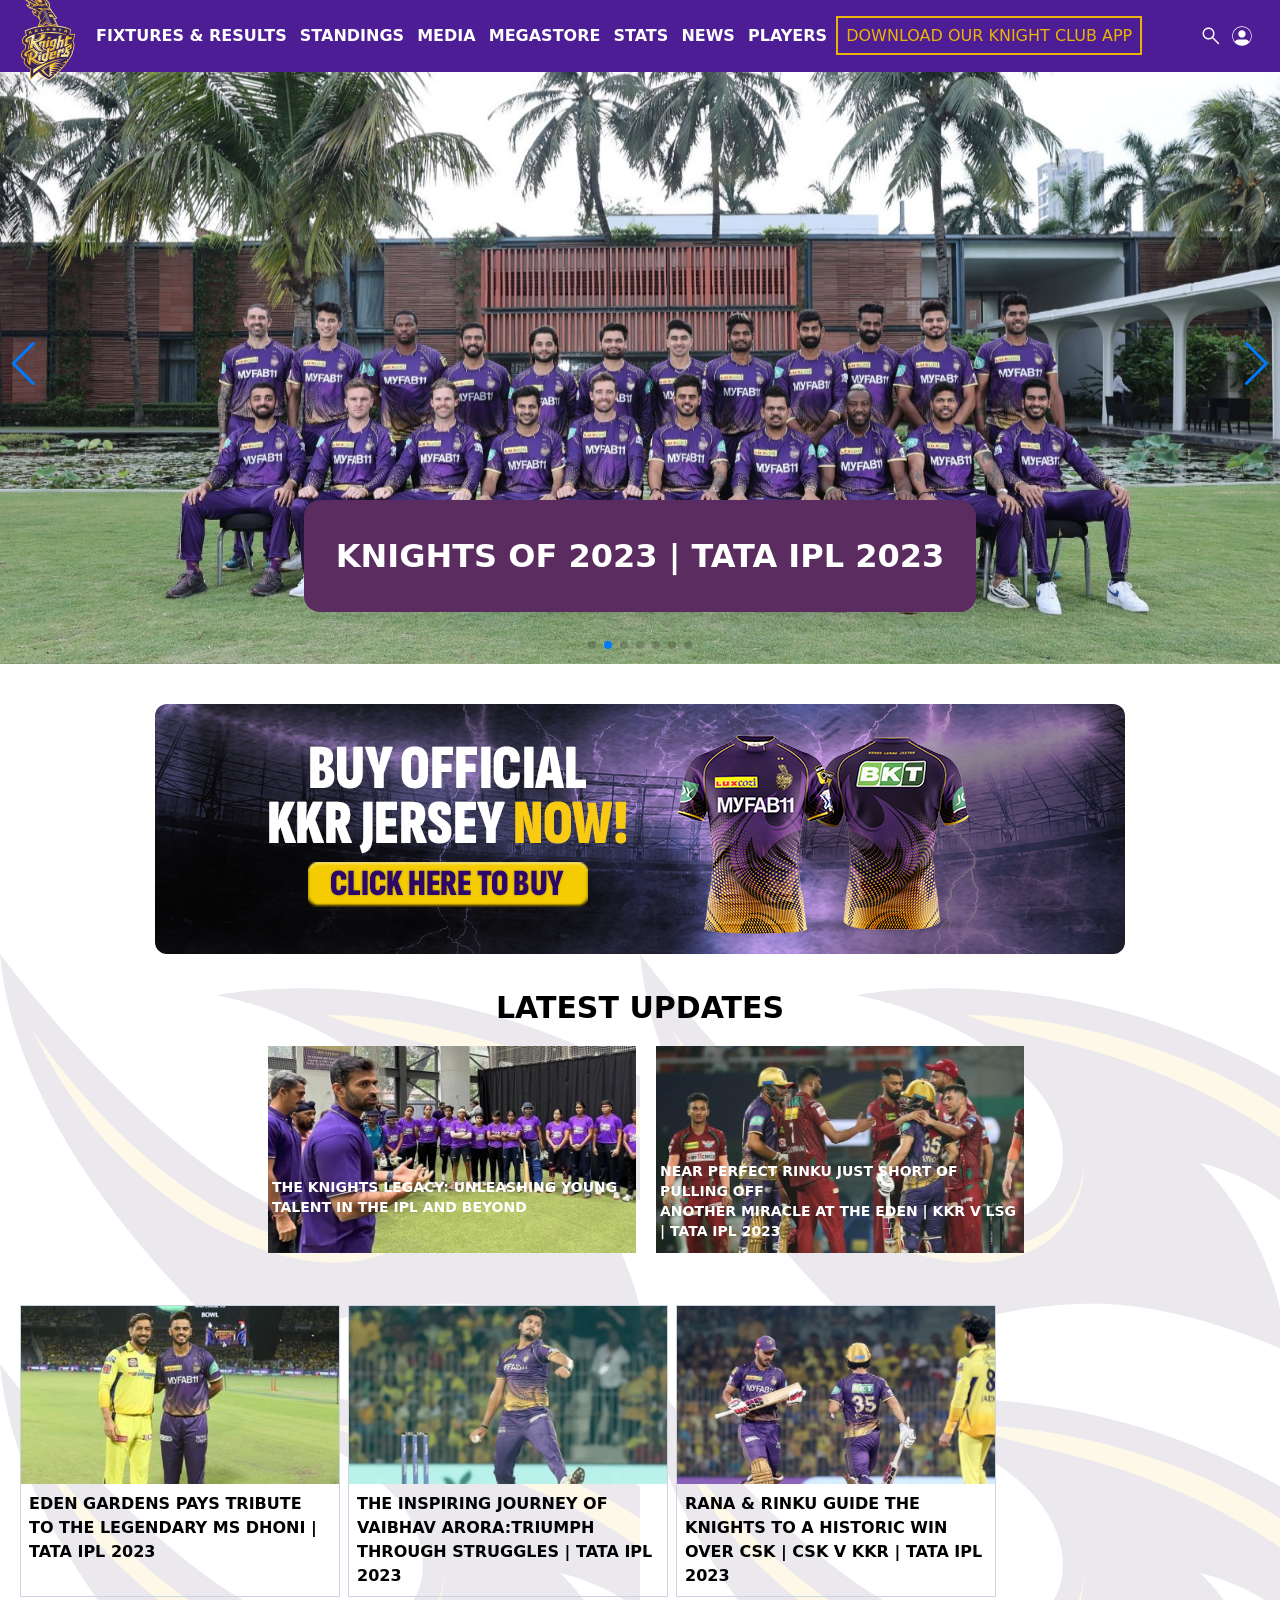
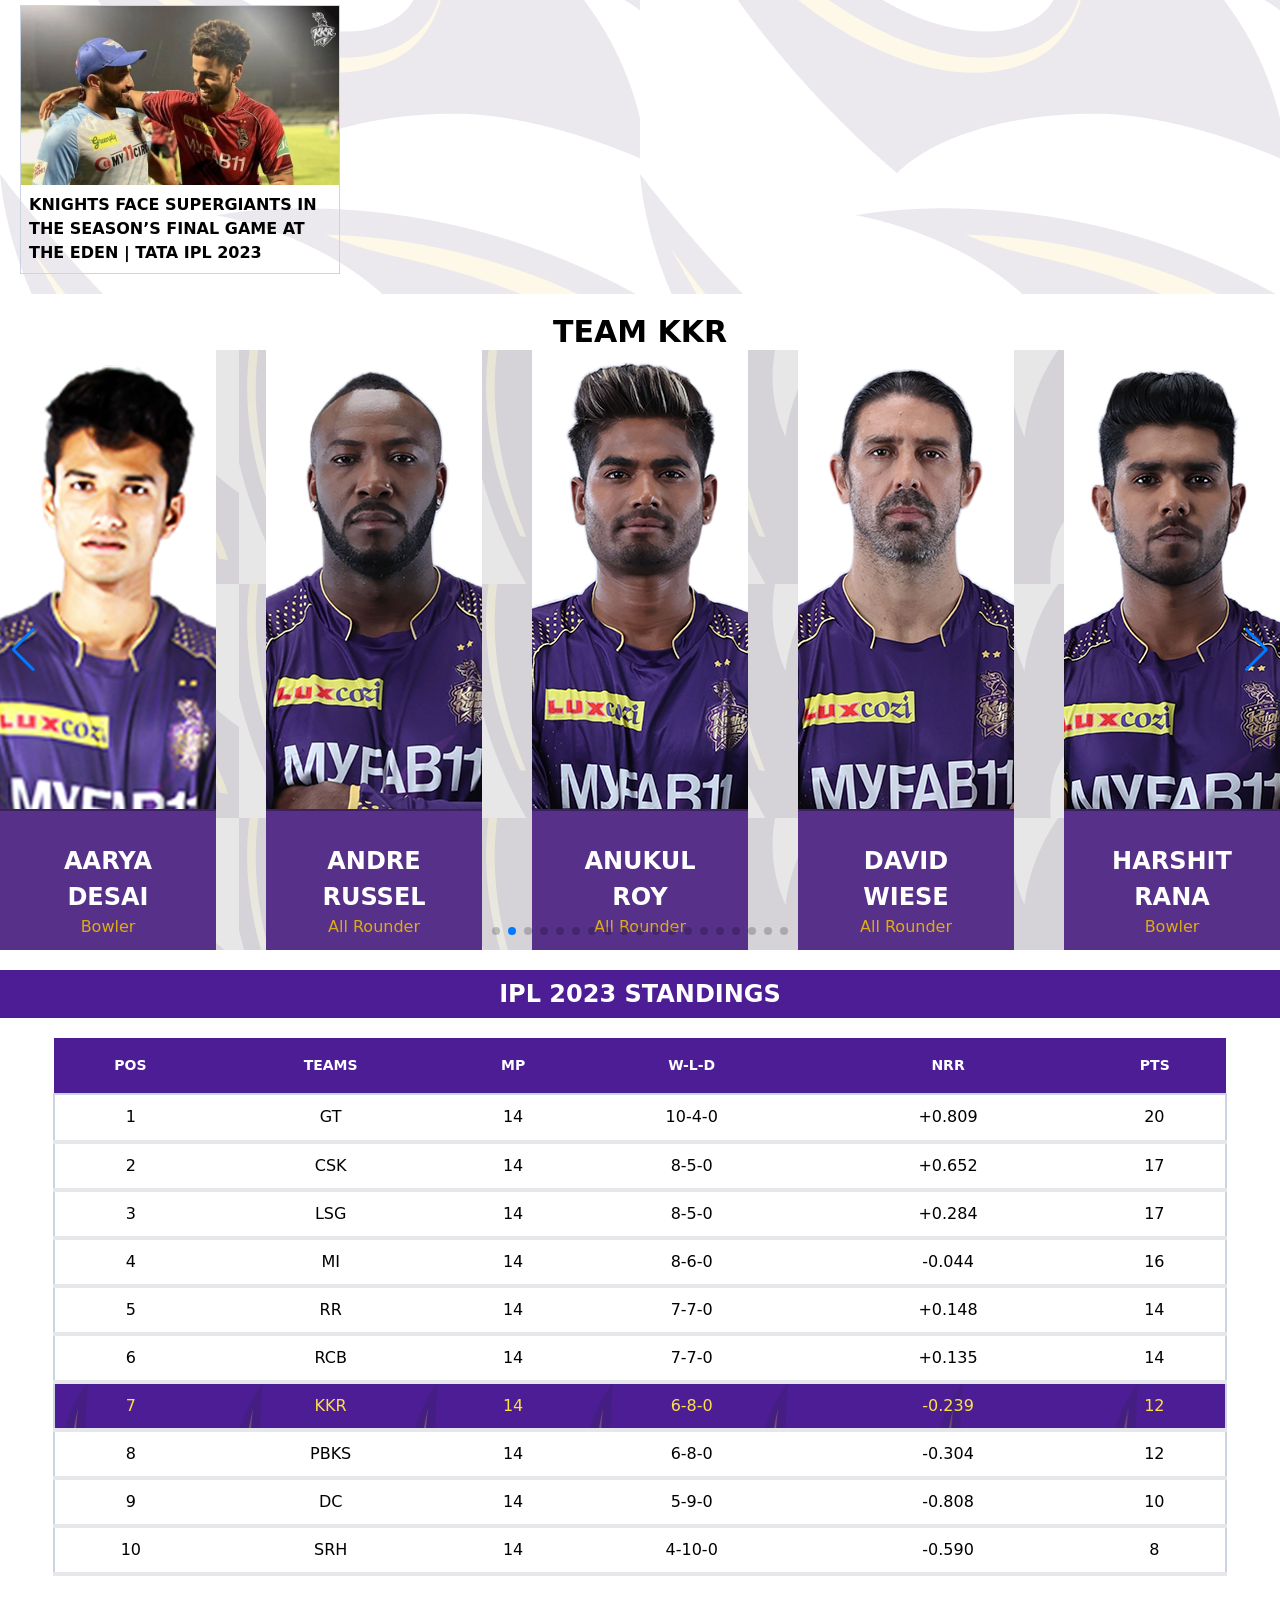
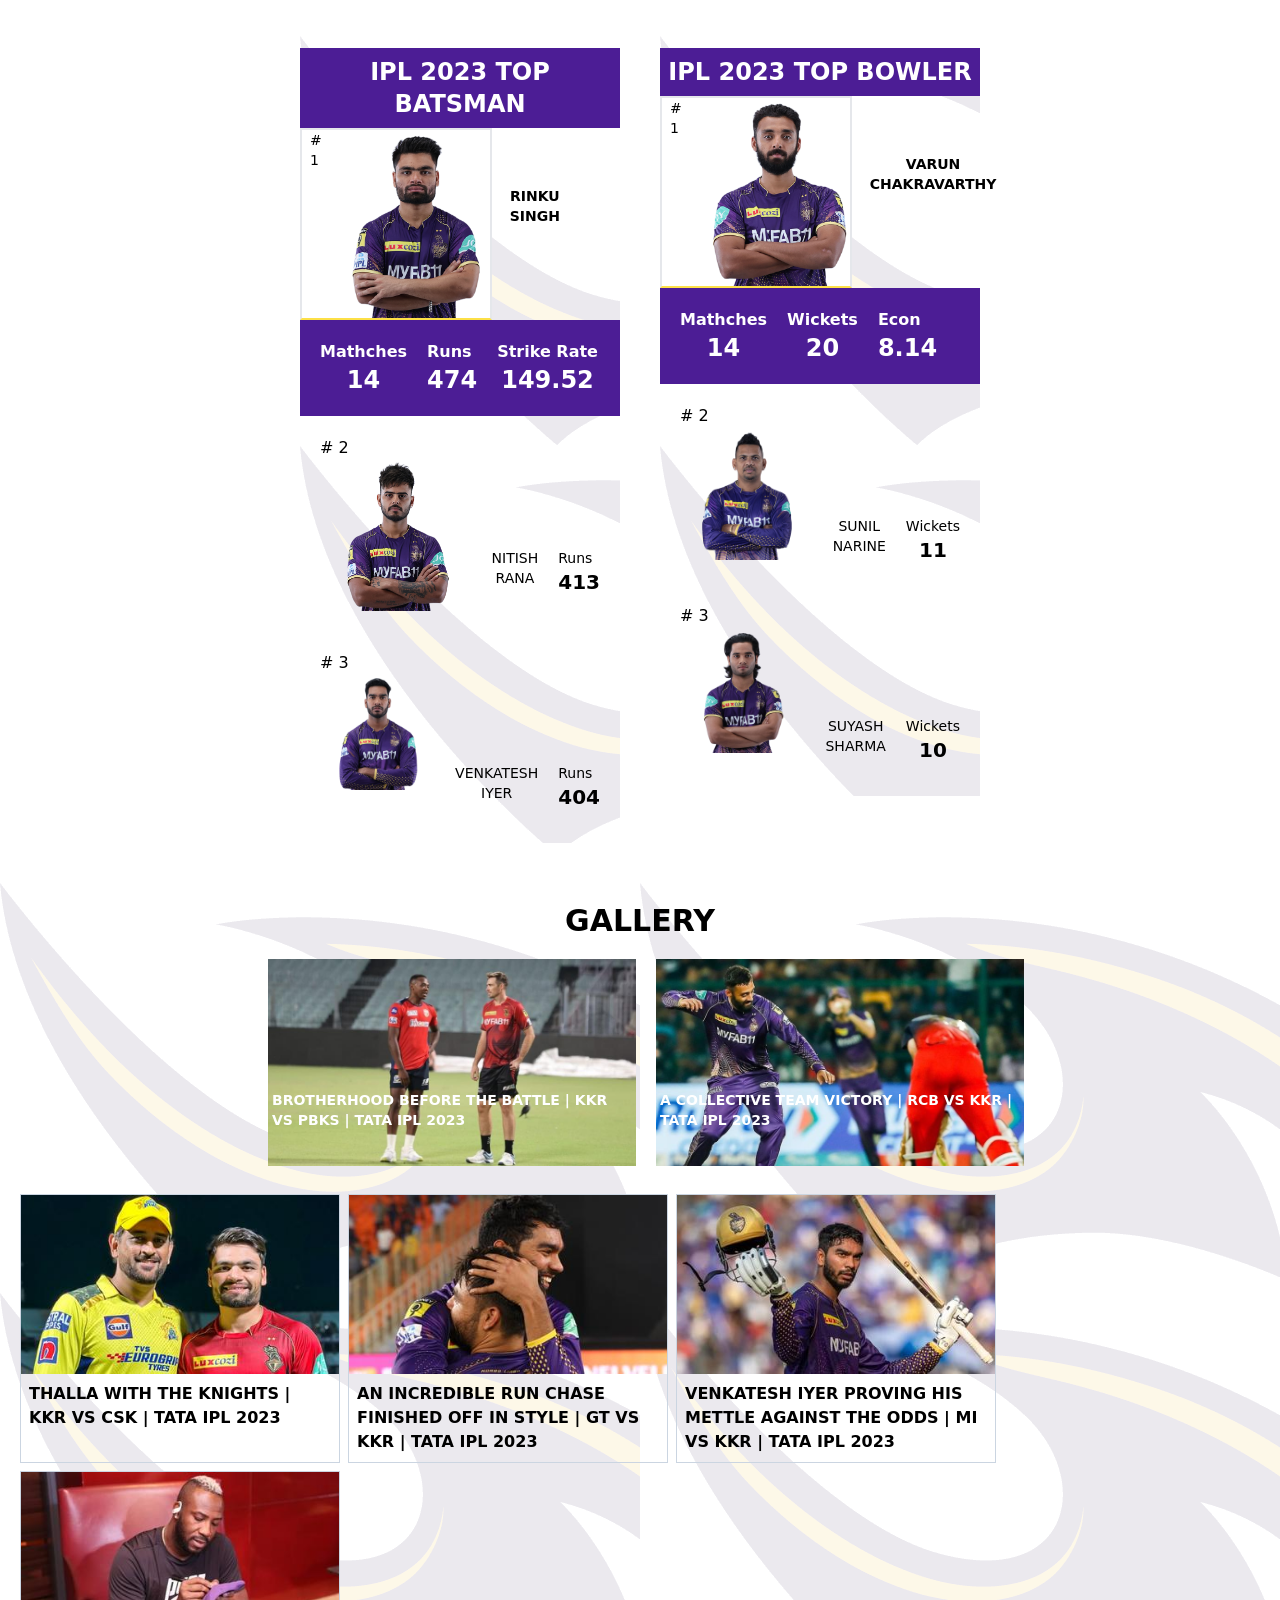
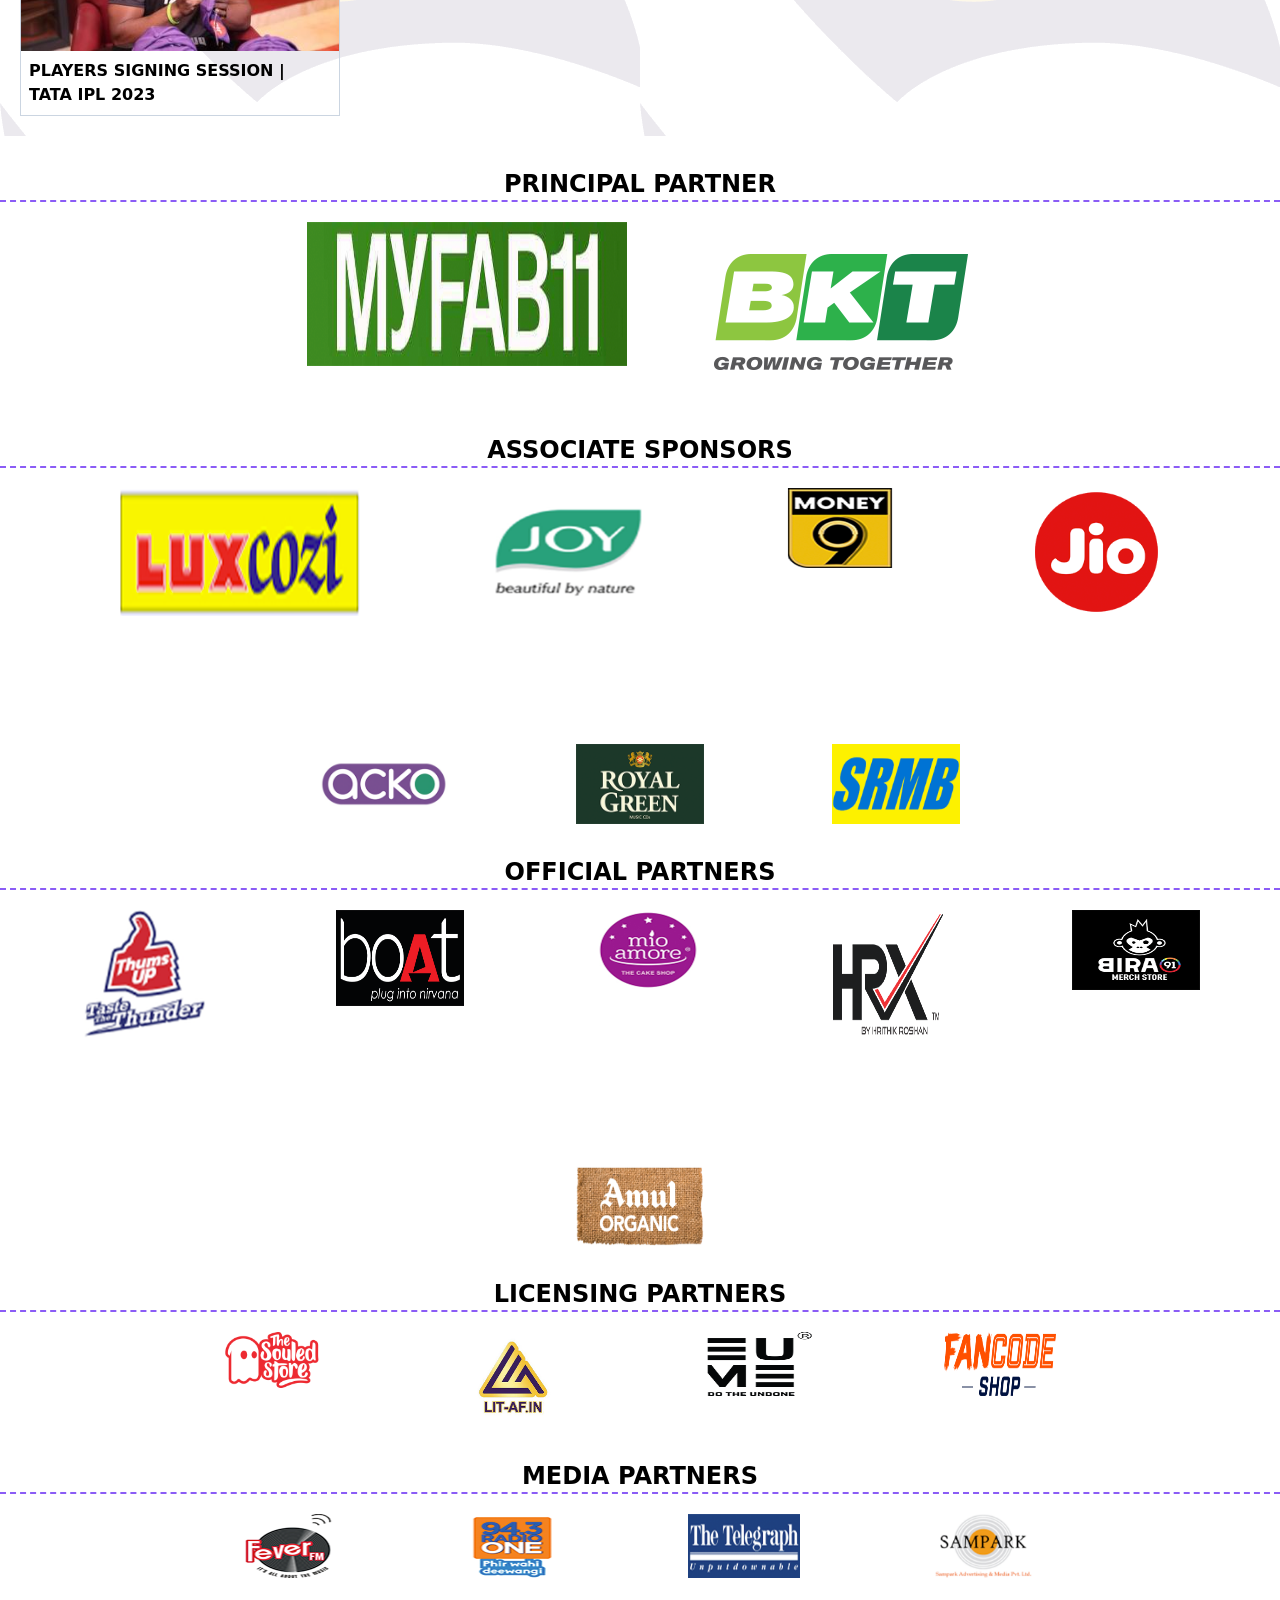
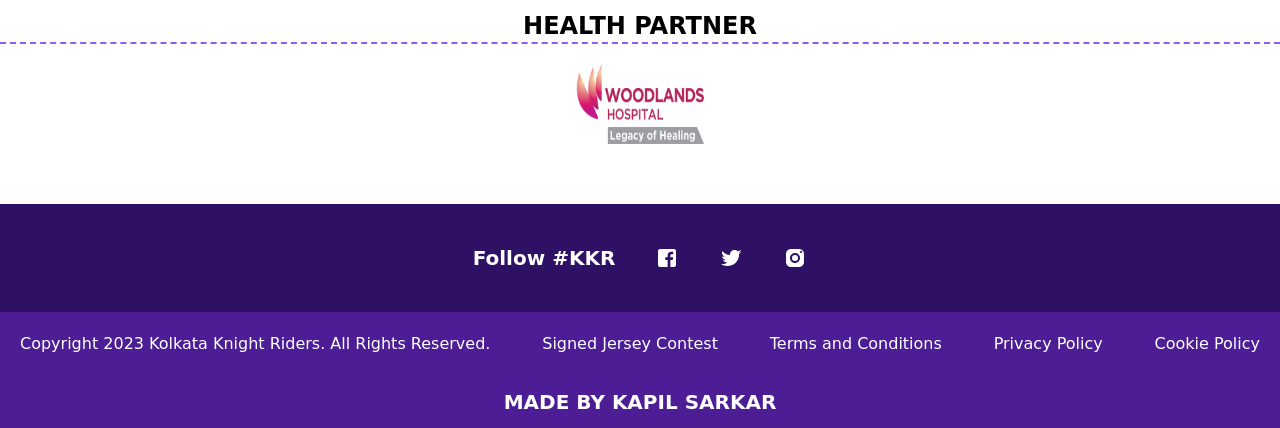
<file: CSS-TAILWIND DASHBOARD/projects/KKR CLONE/index.html>
<!DOCTYPE html>
<html lang="en">
  <head>
    <meta charset="UTF-8" />
    <meta name="viewport" content="width=device-width, initial-scale=1.0" />
    <title>Kolkata Knight Riders</title>
    <link rel="stylesheet" href="./dist/output.css" />
    <link rel="shortcut icon" href="./images/logo (1).svg" type="image/x-icon" />
    <link
      rel="stylesheet"
      href="https://cdn.jsdelivr.net/npm/swiper@9/swiper-bundle.min.css"
    />
    <script
      src="https://cdn.jsdelivr.net/npm/swiper@9/swiper-bundle.min.js"
      defer
    ></script>
    <link rel="stylesheet" href="./slider.css" />
    <script src="./script.js" defer></script>
  </head>
  <body>
    <!-- Header section starts -->
    <section
      class="w-full fixed h-14 px-5 py-9 bg-violet-900 text-white flex gap-2 items-center justify-between backdrop-blur-sm z-10"
    >
      <div class="w-14 mt-1 fixed z-20">
        <img src="./images/logo (1).svg" class="" alt="" />
      </div>
      <nav class="px-16 hidden media1100:block translate-x-1 lg:space-x-2">
        <a class="font-bold pl-2" href="#">FIXTURES & RESULTS</a>
        <a class="font-bold pl-2" href="#">STANDINGS</a>
        <a class="font-bold pl-2" href="#">MEDIA</a>
        <a class="font-bold pl-2" href="#">MEGASTORE</a>
        <a class="font-bold pl-2" href="#">STATS</a>
        <a class="font-bold pl-2" href="#">NEWS</a>
        <a class="font-bold pl-2" href="#">PLAYERS</a>
        <a class="text-yellow-500 border-2 border-yellow-500 p-2 ml-1" href="#"
          >DOWNLOAD OUR KNIGHT CLUB APP</a
        >
      </nav>
      <div class="flex gap-3 absolute right-7">
        <img src="./images/search.svg" class="" alt="img" />
        <img src="./images/user.svg" class="w-5" alt="img" />
      </div>
      <div class="media1100:hidden text-4xl absolute right-1">
        <button class="">≡</button>
      </div>
    </section>
    <!-- Header section ends -->

    <!-- Hero section starts -->
    <section class="w-full pt-16">
      <div class="swiper mySwiper">
        <div class="swiper-wrapper">
          <div class="swiper-slide">
            <div class="title text-white" data-swiper-parallax="-300">
              THE KNIGHTS LEGACY:UNLEASHING YOUNG TALENT IN THE IPL AND BEYOND
            </div>
            <img src="./images/sld1.jpeg" alt="img1" />
          </div>
          <div class="swiper-slide">
            <div class="title text-white" data-swiper-parallax="-300">
              KNIGHTS OF 2023 | TATA IPL 2023
            </div>
            <img src="./images/sld2.jpg" alt="img" />
          </div>
          <div class="swiper-slide">
            <div class="title text-white" data-swiper-parallax="-300">
              THALLA WITH THE KNIGHTS | KKR VS CSK | TATA IPL 2023
            </div>
            <img src="./images/mainimg.png" alt="img" />
          </div>
          <div class="swiper-slide">
            <div class="title text-white" data-swiper-parallax="-300">
              THE KING AT HIS FORTRESS | KKR VS RCB | TATA IPL 2023
            </div>
            <img src="./images/sld9.jpg" alt="img" />
          </div>
          <div class="swiper-slide">
            <div class="title text-white" data-swiper-parallax="-300">
              KKR FANS RALLY | TATA IPL 2023
            </div>
            <img src="./images/sld3.jpg" alt="img" />
          </div>
          <div class="swiper-slide">
            <div class="title text-white" data-swiper-parallax="-300">
              RINKU SINGH'S POST MATCH CONFERENCE | KKR V LSG | TATA IPL 2023
            </div>
            <img src="./images/sld4.jpg" alt="img" />
          </div>
          <div class="swiper-slide">
            <div class="title text-white" data-swiper-parallax="-300">
              ONCE A KNIGHT, ALWAYS A KNIGHT | TATA IPL 2023
            </div>
            <img src="./images/sld5.jpg" alt="img" />
          </div>
        </div>
        <div class="swiper-button-next"></div>
        <div class="swiper-button-prev"></div>
        <div class="swiper-pagination"></div>
      </div>
    </section>
    <!-- Hero section ends -->

    <!-- Buy Now section starts -->
    <section class="w-full px-3 pt-10">
      <div class="flex items-center justify-center gap-3">
        <div class="">
          <img
            src="./images/buy-official-jersey-web.png"
            class="rounded-xl"
            alt="img"
          />
        </div>
      </div>
    </section>
    <!-- Buy Now section ends -->

    <!-- Updates section starts -->
    <section class="w-full pt-9 bg-[url('../images/topbg.png')]">
      <h3 class="font-bold text-3xl text-center">LATEST UPDATES</h3>

      <div
        class="w-full max-w-3xl mx-auto flex flex-col media1100:flex-row gap-5 pl-3 pt-5"
      >
        <div class="w-full pb-10 media1100:w-96">
          <img src="./images/upd1.jpeg" alt="img1" />
          <p class="text-sm font-bold -mt-20 p-1 text-white">
            THE KNIGHTS LEGACY: UNLEASHING YOUNG TALENT IN THE IPL AND BEYOND
          </p>
        </div>
        <div class="w-full pb-10 media1100:w-96">
          <img src="./images/upd2.jpg" alt="img1" />
          <p class="text-sm font-bold -mt-24 p-1 text-white">
            NEAR PERFECT RINKU JUST SHORT OF PULLING OFF <br />
            ANOTHER MIRACLE AT THE EDEN | KKR V LSG | TATA IPL 2023
          </p>
        </div>
      </div>

      <div
        class="w-full max-w-[1440px] pl-5 flex flex-wrap gap-2 py-5 cursor-pointer"
      >
        <div class="w-80 border shadow-slate-500 border-slate-300">
          <img src="./images/upd9.jpg" alt="img" />
          <p class="font-bold p-2">
            EDEN GARDENS PAYS TRIBUTE TO THE LEGENDARY MS DHONI | TATA IPL 2023
          </p>
        </div>
        <div class="w-80 border shadow-slate-500 border-slate-300">
          <img src="./images/upd6.jpg" alt="img" />
          <p class="font-bold p-2">
            THE INSPIRING JOURNEY OF <br />
            VAIBHAV ARORA:TRIUMPH THROUGH STRUGGLES | TATA IPL 2023
          </p>
        </div>

        <div class="w-80 border shadow-slate-500 border-slate-300">
          <img src="./images/upd7.jpg" alt="img" />
          <p class="font-bold p-2">
            RANA &amp; RINKU GUIDE THE KNIGHTS TO A HISTORIC WIN OVER CSK | CSK
            V KKR | TATA IPL 2023
          </p>
        </div>
        <div class="w-80 border shadow-slate-500 border-slate-300">
          <img src="./images/upd5.jpg" alt="img" />
          <p class="font-bold p-2">
            KNIGHTS FACE SUPERGIANTS IN <br />
            THE SEASON’S FINAL GAME AT THE EDEN | TATA IPL 2023
          </p>
        </div>
      </div>
    </section>
    <!-- Updates section ends -->

    <!-- Team section starts -->
    <section class="w-full self-center pt-5">
      <h3 class="font-bold text-3xl text-center">TEAM KKR</h3>
      <div class="swiper mySwiper2 py-10 bg-[url('../images/tm-bg.jpg')]">
        <div class="swiper-wrapper">
          <div class="swiper-slide">
            <img src="./images/tm1.png" alt="img" />
            <div class="title2 text-white" data-swiper-parallax="-300">
              NITISH RANA (C)
              <p class="para2">Batter</p>
            </div>
          </div>
          <div class="swiper-slide">
            <img src="./images/tm2.png" alt="img" />
            <div class="title2 text-white" data-swiper-parallax="-300">
              AARYA DESAI
              <p class="para2">Bowler</p>
            </div>
          </div>
          <div class="swiper-slide">
            <img src="./images/tm3.png" alt="img" />
            <div class="title2 text-white" data-swiper-parallax="-300">
              ANDRE RUSSEL
              <p class="para2">All Rounder</p>
            </div>
          </div>
          <div class="swiper-slide">
            <img src="./images/tm4.png" alt="img" />
            <div class="title2 text-white" data-swiper-parallax="-300">
              ANUKUL ROY
              <p class="para2">All Rounder</p>
            </div>
          </div>
          <div class="swiper-slide">
            <img src="./images/tm5.png" alt="img" />
            <div class="title2 text-white" data-swiper-parallax="-300">
              DAVID WIESE
              <p class="para2">All Rounder</p>
            </div>
          </div>
          <div class="swiper-slide">
            <img src="./images/tm6.png" alt="img" />
            <div class="title2 text-white" data-swiper-parallax="-300">
              HARSHIT RANA
              <p class="para2">Bowler</p>
            </div>
          </div>
          <div class="swiper-slide">
            <img src="./images/tm7.png" alt="img" />
            <div class="title2 text-white" data-swiper-parallax="-300">
              JASON ROY
              <p class="para2">Batter</p>
            </div>
          </div>
          <div class="swiper-slide">
            <img src="./images/tm8.png" alt="img" />
            <div class="title2 text-white" data-swiper-parallax="-300">
              JOHNSON CHARLES
              <p class="para2">Batter</p>
            </div>
          </div>
          <div class="swiper-slide">
            <img src="./images/tm9.png" alt="img" />
            <div class="title2 text-white" data-swiper-parallax="-300">
              KULWANT KHEJORIYA
              <p class="para2">Bowler</p>
            </div>
          </div>
          <div class="swiper-slide">
            <img src="./images/tm10.png" alt="img" />
            <div class="title2 text-white" data-swiper-parallax="-300">
              LOCKIE FERGUSON
              <p class="para2">Bowler</p>
            </div>
          </div>
          <div class="swiper-slide">
            <img src="./images/tm11.png" alt="img" />
            <div class="title2 text-white" data-swiper-parallax="-300">
              MANDEEP SINGH
              <p class="para2">Batter</p>
            </div>
          </div>
          <div class="swiper-slide">
            <img src="./images/tm12.png" alt="img" />
            <div class="title2 text-white" data-swiper-parallax="-300">
              NARAYAN JAGADEESAN
              <p class="para2">Wicket Keeper</p>
            </div>
          </div>
          <div class="swiper-slide">
            <img src="./images/tm13.png" alt="img" />
            <div class="title2 text-white" data-swiper-parallax="-300">
              RAHAMANULLAH GURBAZ
              <p class="para2">Wicket Keeper</p>
            </div>
          </div>
          <div class="swiper-slide">
            <img src="./images/tm14.png" alt="img" />
            <div class="title2 text-white" data-swiper-parallax="-300">
              RINKU SINGH
              <p class="para2">Batter</p>
            </div>
          </div>
          <div class="swiper-slide">
            <img src="./images/tm15.png" alt="img" />
            <div class="title2 text-white" data-swiper-parallax="-300">
              SHARDUL THAKUR
              <p class="para2">Bowler</p>
            </div>
          </div>
          <div class="swiper-slide">
            <img src="./images/tm16.png" alt="img" />
            <div class="title2 text-white" data-swiper-parallax="-300">
              SHREYAS IYER
              <p class="para2">Batter</p>
            </div>
          </div>
          <div class="swiper-slide">
            <img src="./images/tm17.png" alt="img" />
            <div class="title2 text-white" data-swiper-parallax="-300">
              SUNIL NARINE
              <p class="para2">All Rounder</p>
            </div>
          </div>
          <div class="swiper-slide">
            <img src="./images/tm18.png" alt="img" />
            <div class="title2 text-white" data-swiper-parallax="-300">
              SUYASH SHARMA
              <p class="para2">Bowlerr</p>
            </div>
          </div>
          <div class="swiper-slide">
            <img src="./images/tm19.png" alt="img" />
            <div class="title2 text-white" data-swiper-parallax="-300">
              TIM SOUTHEE
              <p class="para2">Bowler</p>
            </div>
          </div>
          <div class="swiper-slide">
            <img src="./images/tm20.png" alt="img" />
            <div class="title2 text-white" data-swiper-parallax="-300">
              UMESH YADAV
              <p class="para2">Bowler</p>
            </div>
          </div>
          <div class="swiper-slide">
            <img src="./images/tm21.png" alt="img" />
            <div class="title2 text-white" data-swiper-parallax="-300">
              VAIBHAB ARORA
              <p class="para2">Bowler</p>
            </div>
          </div>
          <div class="swiper-slide">
            <img src="./images/tm22.png" alt="img" />
            <div class="title2 text-white" data-swiper-parallax="-300">
              VARUN CHAKRAVARTHY
              <p class="para2">Bowler</p>
            </div>
          </div>
          <div class="swiper-slide">
            <img src="./images/tm23.png" alt="img" />
            <div class="title2 text-white" data-swiper-parallax="-300">
              VENKATESH IYER
              <p class="para2">All Rounder</p>
            </div>
          </div>
        </div>
        <div class="swiper-button-next"></div>
        <div class="swiper-button-prev"></div>
        <div class="swiper-pagination"></div>
      </div>
    </section>
    <!-- Team section ends -->

    <!-- IPL Standing section starts -->

    <section class="w-full py-5">
      <table class="table-auto media330:w-11/12 text-center mx-auto">
        <h3
          class="p-2 bg-violet-900 text-white font-bold text-2xl text-center w-full"
        >
          IPL 2023 STANDINGS
        </h3>
        <div class="pt-5">
          <thead class="p-2 bg-violet-900 text-white font-bold text-sm">
            <tr class="h-14">
              <th>POS</th>
              <th>TEAMS</th>
              <th>MP</th>
              <th>W-L-D</th>
              <th>NRR</th>
              <th>PTS</th>
            </tr>
          </thead>
          <tbody class="border-2 border-slate-300">
            <tr class="border-b-4 h-12">
              <td>1</td>
              <td>GT</td>
              <td>14</td>
              <td>10-4-0</td>
              <td>+0.809</td>
              <td>20</td>
            </tr>
            <tr class="border-b-4 h-12">
              <td>2</td>
              <td>CSK</td>
              <td>14</td>
              <td>8-5-0</td>
              <td>+0.652</td>
              <td>17</td>
            </tr>
            <tr class="border-b-4 h-12">
              <td>3</td>
              <td>LSG</td>
              <td>14</td>
              <td>8-5-0</td>
              <td>+0.284</td>
              <td>17</td>
            </tr>
            <tr class="border-b-4 h-12">
              <td>4</td>
              <td>MI</td>
              <td>14</td>
              <td>8-6-0</td>
              <td>-0.044</td>
              <td>16</td>
            </tr>
            <tr class="border-b-4 h-12">
              <td>5</td>
              <td>RR</td>
              <td>14</td>
              <td>7-7-0</td>
              <td>+0.148</td>
              <td>14</td>
            </tr>
            <tr class="border-b-4 h-12">
              <td>6</td>
              <td>RCB</td>
              <td>14</td>
              <td>7-7-0</td>
              <td>+0.135</td>
              <td>14</td>
            </tr>
            <tr
              class="border-b-4 h-12 bg-violet-900 text-yellow-300 bg-[url('../images/std.png')]"
            >
              <td>7</td>
              <td>KKR</td>
              <td>14</td>
              <td>6-8-0</td>
              <td>-0.239</td>
              <td>12</td>
            </tr>
            <tr class="border-b-4 h-12">
              <td>8</td>
              <td>PBKS</td>
              <td>14</td>
              <td>6-8-0</td>
              <td>-0.304</td>
              <td>12</td>
            </tr>
            <tr class="border-b-4 h-12">
              <td>9</td>
              <td>DC</td>
              <td>14</td>
              <td>5-9-0</td>
              <td>-0.808</td>
              <td>10</td>
            </tr>
            <tr class="border-b-4 h-12">
              <td>10</td>
              <td>SRH</td>
              <td>14</td>
              <td>4-10-0</td>
              <td>-0.590</td>
              <td>8</td>
            </tr>
          </tbody>
        </div>
      </table>
    </section>
    <!-- IPL Standing section ends -->

    <!-- Top Player section starts -->
    <section class="w-full py-5">
      <div class="flex flex-wrap justify-center">
        <div class="p-0 media330:p-5">
          <div class="py-3 media380:w-80 bg-[url('../images/topbg.png')]">
            <p
              class="p-2 bg-violet-900 text-white font-bold media330:text-2xl text-center"
            >
              IPL 2023 TOP BATSMAN
            </p>
            <div
              class="w-32 media360:w-48 border-2 bg-white flex border-b-2 border-b-yellow-300"
            >
              <p class="text-sm pl-2"># 1</p>
              <img src="./images/topbt1.png" alt="img" />
              <p class="text-sm font-bold text-center pt-14">RINKU SINGH</p>
            </div>
            <div class="flex bg-violet-900 p-5 media330:gap-5">
              <div>
                <p class="text-white font-bold">Mathches</p>
                <p class="text-white font-bold text-2xl text-center">14</p>
              </div>
              <div>
                <p class="text-white font-bold">Runs</p>
                <p class="text-white font-bold text-2xl text-center">474</p>
              </div>
              <div>
                <p class="text-white font-bold">Strike Rate</p>
                <p class="text-white font-bold text-2xl text-center">149.52</p>
              </div>
            </div>
            <div class="flex p-5 gap-5">
              <div>
                <p class="text-sm-sm"># 2</p>
                <img src="./images/topbt2.png" alt="img" />
              </div>
              <div>
                <p class="text-sm text-center pt-28">NITISH RANA</p>
              </div>
              <div>
                <p class="text-sm pt-28">Runs</p>
                <p class="font-bold text-xl text-center">413</p>
              </div>
            </div>
            <div class="flex p-5 gap-5">
              <div>
                <p class="text-sm-sm"># 3</p>
                <img src="./images/topbt3.png" alt="img" />
              </div>
              <div>
                <p class="text-sm text-center pt-28">VENKATESH IYER</p>
              </div>
              <div>
                <p class="text-sm pt-28">Runs</p>
                <p class="font-bold text-xl text-center">404</p>
              </div>
            </div>
          </div>
        </div>
        <div class="p-0 media330:p-5">
          <div class="py-3 media380:w-80 bg-[url('../images/topbg.png')]">
            <p
              class="p-2 bg-violet-900 text-white font-bold media330:text-2xl text-center"
            >
              IPL 2023 TOP BOWLER
            </p>
            <div
              class="w-32 media360:w-48 border-2 bg-white flex border-b-2 border-b-yellow-300"
            >
              <p class="text-sm pl-2"># 1</p>
              <img src="./images/topbw1.png" alt="img" />
              <p class="text-xs media330:text-sm font-bold text-center pt-14">
                VARUN CHAKRAVARTHY
              </p>
            </div>
            <div class="flex bg-violet-900 p-5 media330:gap-5">
              <div>
                <p class="text-white font-bold">Mathches</p>
                <p class="text-white font-bold text-2xl text-center">14</p>
              </div>
              <div>
                <p class="text-white font-bold">Wickets</p>
                <p class="text-white font-bold text-2xl text-center">20</p>
              </div>
              <div>
                <p class="text-white font-bold">Econ</p>
                <p class="text-white font-bold text-2xl text-center">8.14</p>
              </div>
            </div>
            <div class="flex p-5 gap-5">
              <div>
                <p class="text-sm-sm"># 2</p>
                <img src="./images/topbw2.png" alt="img" />
              </div>
              <div>
                <p class="text-sm text-center pt-28">SUNIL NARINE</p>
              </div>
              <div>
                <p class="text-sm pt-28">Wickets</p>
                <p class="font-bold text-xl text-center">11</p>
              </div>
            </div>
            <div class="flex p-5 gap-5">
              <div>
                <p class="text-sm-sm"># 3</p>
                <img src="./images/topbw3.png" alt="img" />
              </div>
              <div>
                <p class="text-sm text-center pt-28">SUYASH SHARMA</p>
              </div>
              <div>
                <p class="text-sm pt-28">Wickets</p>
                <p class="font-bold text-xl text-center">10</p>
              </div>
            </div>
          </div>
        </div>
      </div>
    </section>
    <!-- Top Player section ends -->

    <!-- Gallery section starts -->

    <section class="w-full pt-5 bg-[url('../images/topbg.png')]">
      <h3 class="font-bold text-3xl text-center">GALLERY</h3>

      <div
        class="w-full max-w-3xl mx-auto flex flex-col media1100:flex-row gap-5 pl-3 pt-5"
      >
        <div class="w-full pb-10 media1100:w-96">
          <img src="./images/gl1.jpg" alt="img1" />
          <p class="text-sm font-bold -mt-20 p-1 text-white">
            BROTHERHOOD BEFORE THE BATTLE | KKR VS PBKS | TATA IPL 2023
          </p>
        </div>
        <div class="w-full pb-10 media1100:w-96">
          <img src="./images/gl2.jpg" alt="img1" />
          <p class="text-sm font-bold -mt-20 p-1 text-white">
            A COLLECTIVE TEAM VICTORY | RCB VS KKR | TATA IPL 2023
          </p>
        </div>
      </div>

      <div
        class="w-full max-w-[1440px] pl-5 flex flex-wrap gap-2 py-5 cursor-pointer"
      >
        <div class="w-80 border shadow-slate-500 border-slate-300">
          <img src="./images/gl3.png" alt="img" />
          <p class="font-bold p-2">
            THALLA WITH THE KNIGHTS | KKR VS CSK | TATA IPL 2023
          </p>
        </div>
        <div class="w-80 border shadow-slate-500 border-slate-300">
          <img src="./images/gl4.jpg" alt="img" />
          <p class="font-bold p-2">
            AN INCREDIBLE RUN CHASE FINISHED OFF IN STYLE | GT VS KKR | TATA IPL
            2023
          </p>
        </div>

        <div class="w-80 border shadow-slate-500 border-slate-300">
          <img src="./images/gl5.jpg" alt="img" />
          <p class="font-bold p-2">
            VENKATESH IYER PROVING HIS METTLE AGAINST THE ODDS | MI VS KKR |
            TATA IPL 2023
          </p>
        </div>
        <div class="w-80 border shadow-slate-500 border-slate-300">
          <img src="./images/gl6.jpg" alt="img" />
          <p class="font-bold p-2">PLAYERS SIGNING SESSION | TATA IPL 2023</p>
        </div>
      </div>
    </section>
    <!-- Gallery section ends -->

    <!-- Our Partners section starts -->

    <section class="w-full py-5">
      <div class="pt-3">
        <h2
          class="text-2xl font-bold text-center border-b-2 border-violet-500 border-dashed"
        >
          PRINCIPAL PARTNER
        </h2>
        <div class="flex flex-wrap justify-center gap-20 py-5">
          <img src="./images/pt-1.png" class="w-80 h-36" alt="img" />
          <img src="./images/pt-2.png" alt="img" />
        </div>
      </div>
      <div class="pt-3">
        <h2
          class="text-2xl font-bold text-center border-b-2 border-violet-500 border-dashed"
        >
          ASSOCIATE SPONSORS
        </h2>
        <div class="flex flex-wrap justify-center gap-32 py-5">
          <img src="./images/pt-3.png" class="w-60" alt="img" />
          <img src="./images/pt-4.png" class="w-40 h-32" alt="img" />
          <img src="./images/pt-5.png" class="w-32 h-20" alt="img" />
          <img src="./images/pt-6.png" class="w-32 h-32" alt="img" />
          <img src="./images/pt-7.png" class="w-32 h-20" alt="img" />
          <img src="./images/pt-8.png" class="w-32 h-20" alt="img" />
          <img src="./images/pt-9.png" class="w-32 h-20" alt="img" />
        </div>
      </div>
      <div class="pt-3">
        <h2
          class="text-2xl font-bold text-center border-b-2 border-violet-500 border-dashed"
        >
          OFFICIAL PARTNERS
        </h2>
        <div class="flex flex-wrap justify-center gap-32 py-5">
          <img src="./images/pt-10.png" class="w-32" alt="img" />
          <img src="./images/pt-11.png" class="w-32 h-24" alt="img" />
          <img src="./images/pt-12.png" class="w-28 h-20" alt="img" />
          <img src="./images/pt-13.png" class="w-28 h-32" alt="img" />
          <img src="./images/pt-14.png" class="w-32 h-20" alt="img" />
          <img src="./images/pt-15.png" class="w-32 h-20" alt="img" />
        </div>
      </div>
      <div class="pt-3">
        <h2
          class="text-2xl font-bold text-center border-b-2 border-violet-500 border-dashed"
        >
          LICENSING PARTNERS
        </h2>
        <div class="flex flex-wrap justify-center gap-32 py-5">
          <img src="./images/pt-16.png" class="w-24 h-14" alt="img" />
          <img src="./images/pt-17.png" class="w-32 h-24" alt="img" />
          <img src="./images/pt-18.png" class="w-28 h-16" alt="img" />
          <img src="./images/pt-19.png" class="w-28 h-16" alt="img" />
        </div>
      </div>
      <div class="pt-3">
        <h2
          class="text-2xl font-bold text-center border-b-2 border-violet-500 border-dashed"
        >
          MEDIA PARTNERS
        </h2>
        <div class="flex flex-wrap justify-center gap-32 py-5">
          <img src="./images/pt-20.png" class="w-24 h-16" alt="img" />
          <img src="./images/pt-21.png" class="w-24 h-16" alt="img" />
          <img src="./images/pt-22.png" class="w-28 h-16" alt="img" />
          <img src="./images/pt-23.png" class="w-28 h-16" alt="img" />
        </div>
      </div>
      <div class="pt-3">
        <h2
          class="text-2xl font-bold text-center border-b-2 border-violet-500 border-dashed"
        >
          HEALTH PARTNER
        </h2>
        <div class="flex flex-wrap justify-center gap-32 py-5">
          <img src="./images/pt-24.png" class="w-32 h-20" alt="img" />
          
        </div>
      </div>
    </section>
    <!-- Our Partners section ends -->

    <!-- Footer section starts -->
    <section class="w-full pt-5">
         <div class="flex flex-wrap justify-center items-center gap-10 bg-violet-950 p-10">
            <p class="text-white font-bold text-xl">Follow #KKR</p>
            <img src="./images/facebook.svg" alt="img">
            <img src="./images/twitter.svg" alt="img">
            <img src="./images/instagram.svg" alt="img">
         </div>
         <div class="flex flex-wrap bg-violet-900 p-5 gap-5 justify-between">
            <p class="text-white">Copyright 2023  Kolkata Knight Riders. All Rights Reserved.</p>
             <p class="text-white"> Signed Jersey Contest</p>
             <p class="text-white"> Terms and Conditions</p>
             <p class="text-white"> Privacy Policy</p>
             <p class="text-white"> Cookie Policy</p>
              
         </div>
         <h3 class="font-bold text-center text-xl text-white bg-violet-900 p-3">MADE BY KAPIL SARKAR</h3>
    </section>
  </body>
</html>
</file>
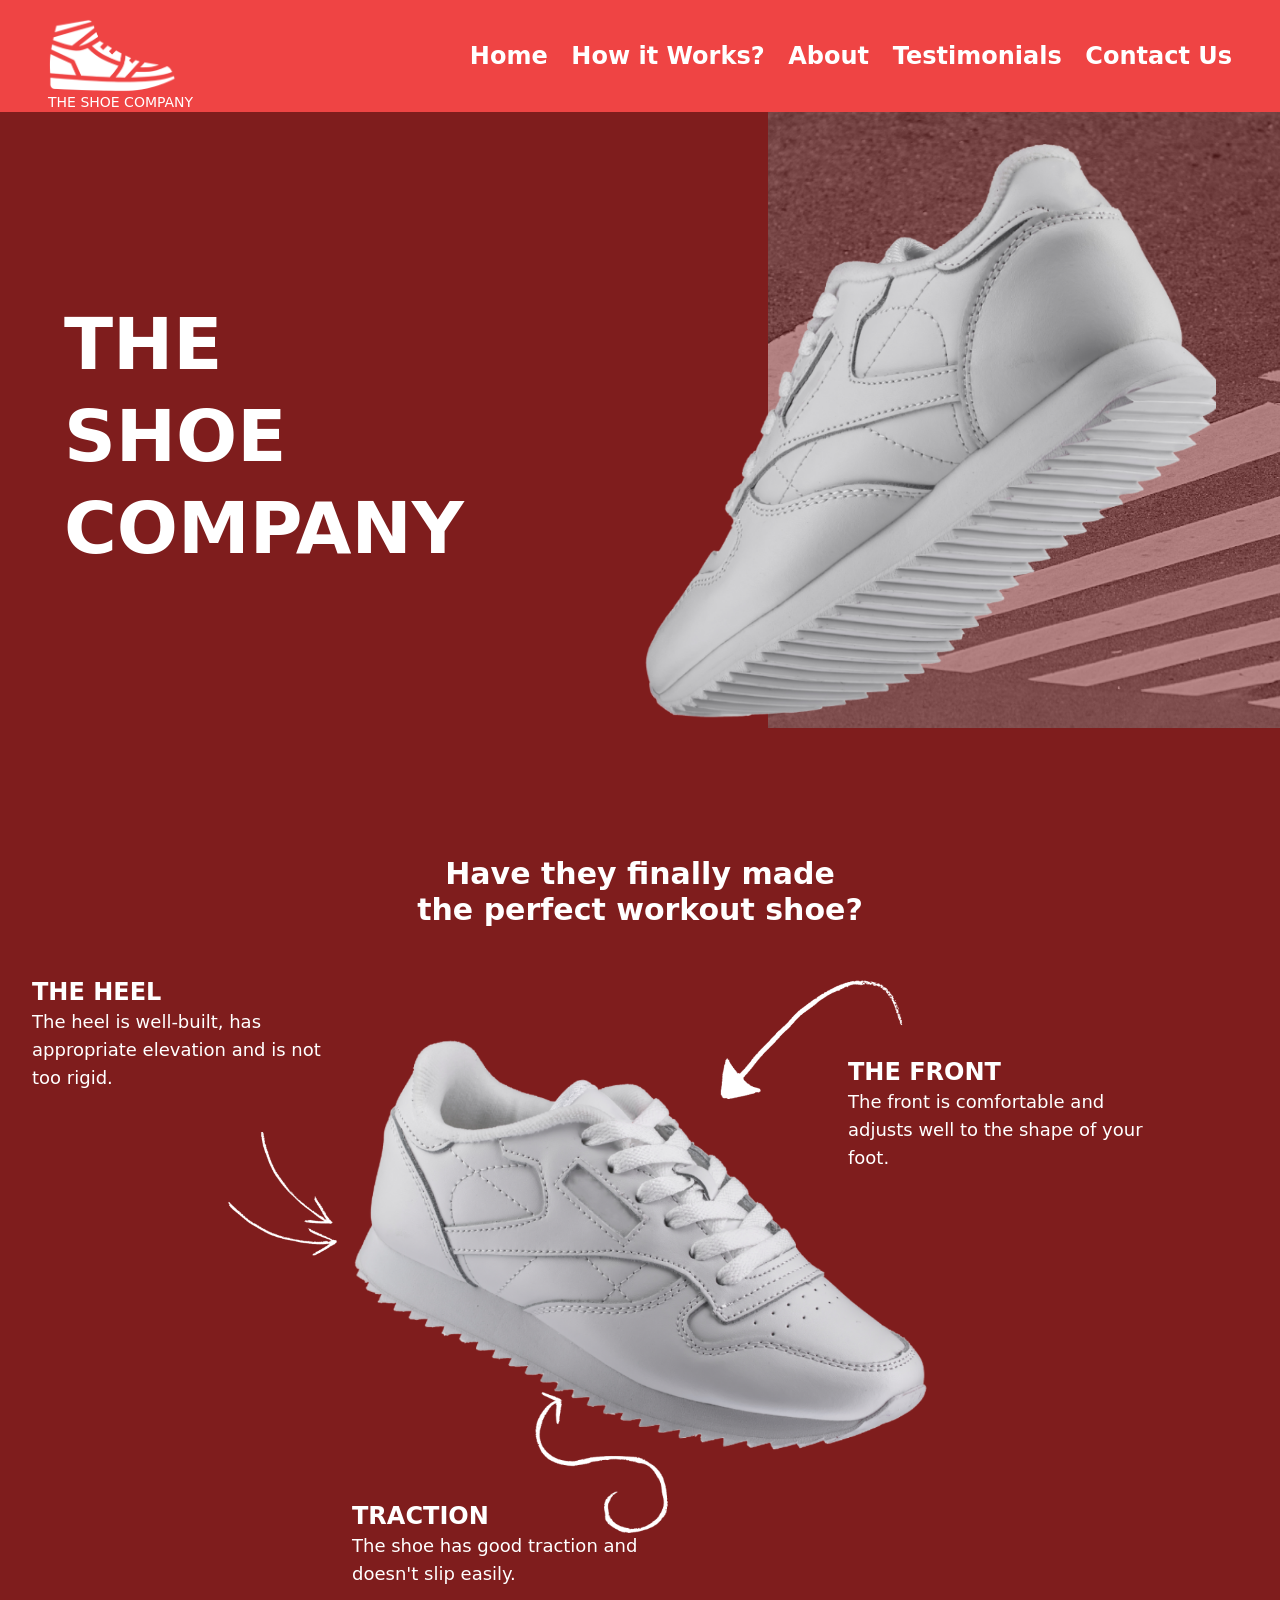
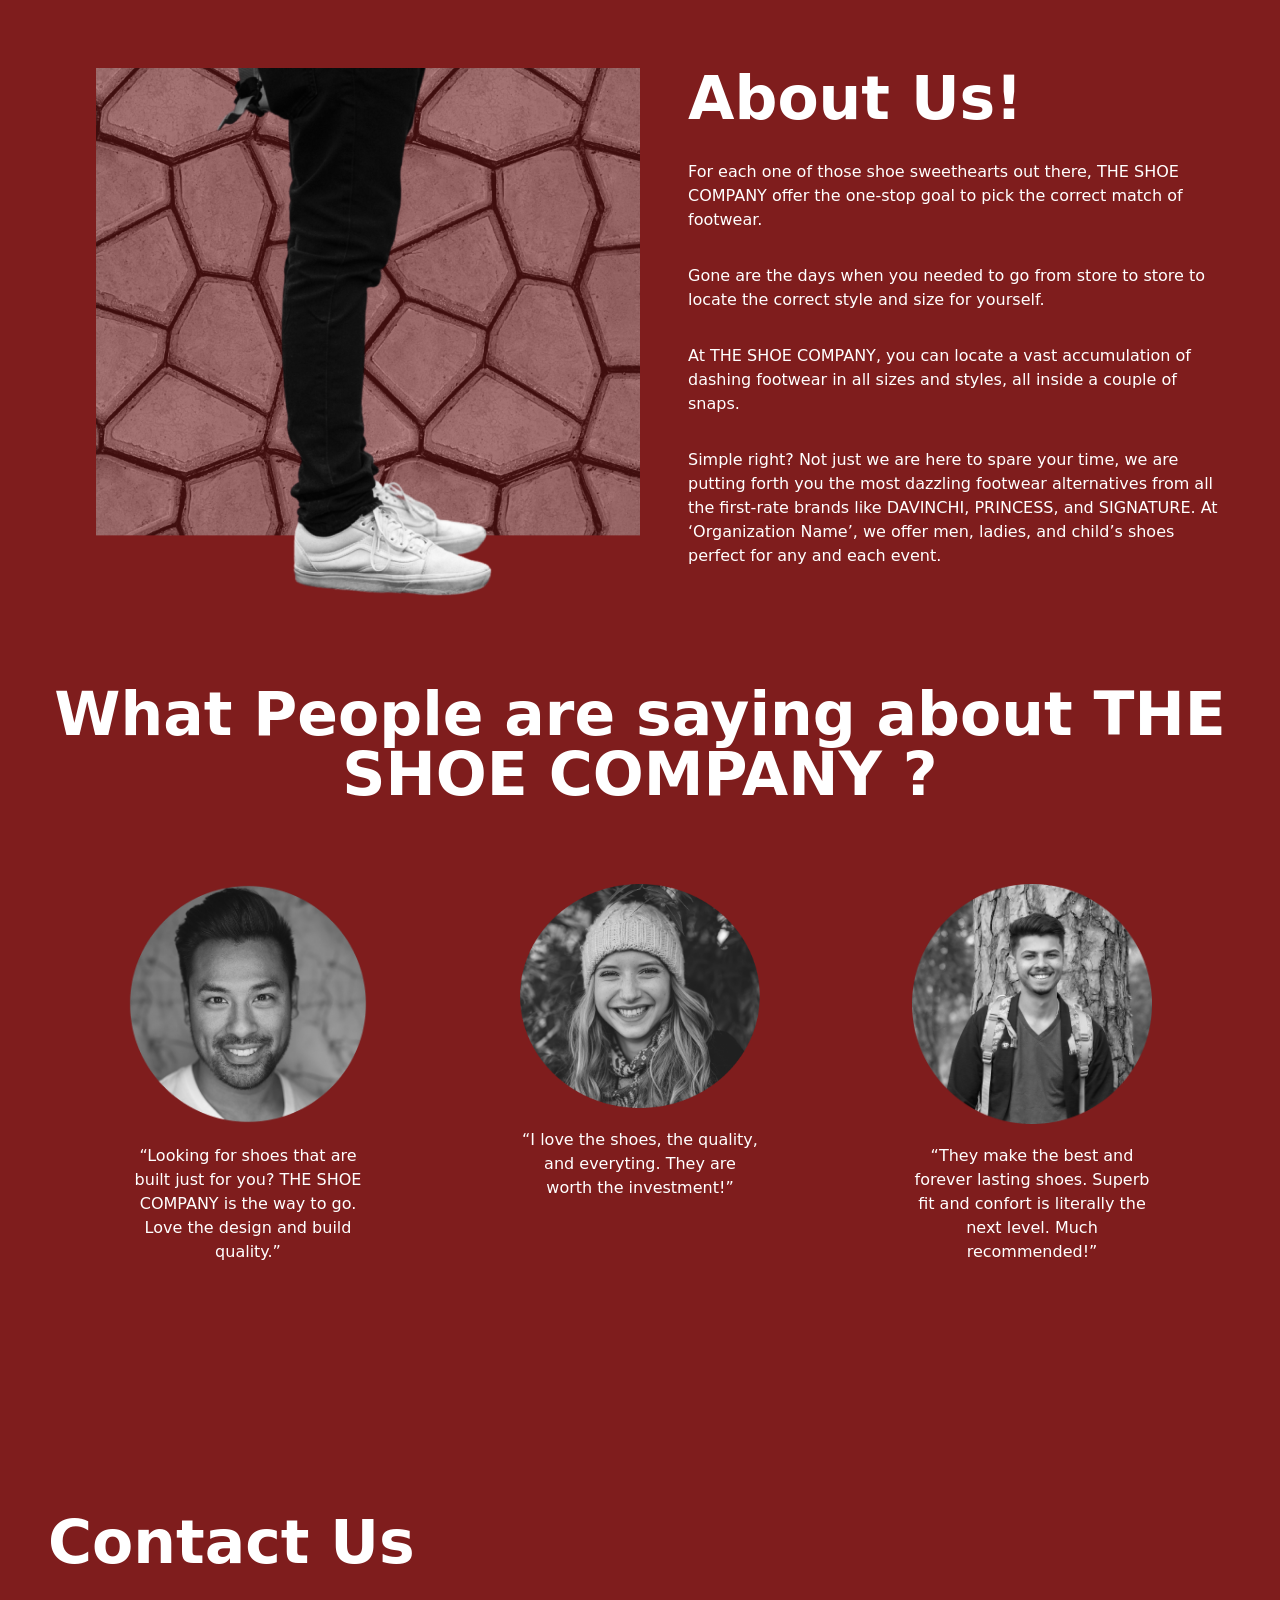
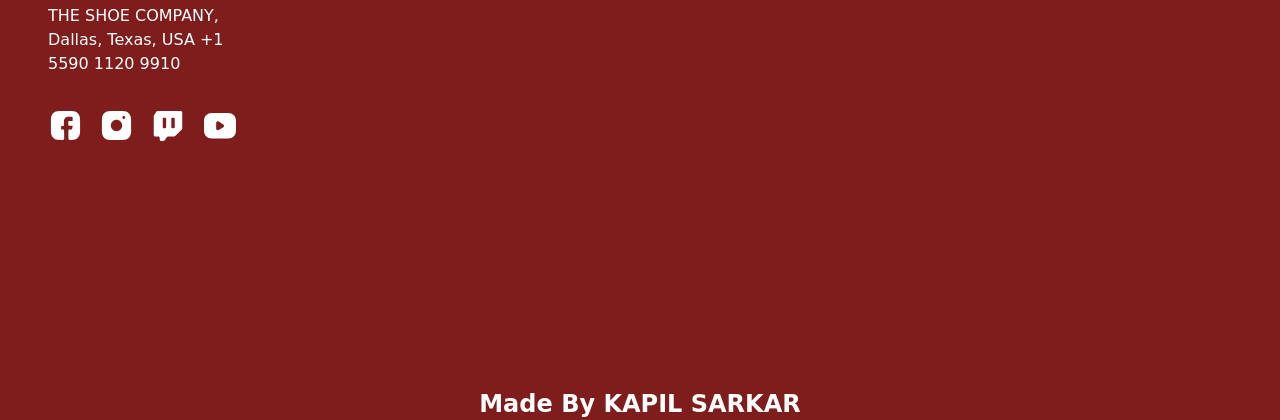
<file: CSS-TAILWIND DASHBOARD/projects/SHOE COMPANY/index.html>
<!DOCTYPE html>
<html lang="en" class="scroll-smooth">
  <head>
    <meta charset="UTF-8" />
    <meta name="viewport" content="width=device-width, initial-scale=1.0" />
    <title>Shoe Company</title>
    <link rel="stylesheet" href="./dist/output.css" />
  </head>
  <body class="bg-red-900 text-white">
    <!-- Header section starts -->
    <header
      class="px-6 md:px-12 flex items-center justify-between fixed w-full max-w-[1440px] left-[50%] -translate-x-[50%] bg-red-500 backdrop-blur-sm z-10"
    >
      <a href="#">
        <img class="w-24 md:w-32" src="./images/logo.png" alt="logo" />
        <p class="text-xs -mt-6 md:text-sm md:-mt-8">THE SHOE COMPANY</p>
      </a>
      <nav class="hidden md:block space-x-4 lg:text-2xl">
        <a class="font-bold" href="#hero">Home</a>
        <a class="font-bold" href="#how-it-works">How it Works?</a>
        <a class="font-bold" href="#about">About</a>
        <a class="font-bold" href="#testimonials">Testimonials</a>
        <a class="font-bold" href="#contact">Contact Us</a>
      </nav>
      <button class="md:hidden text-5xl">≡</button>
    </header>
    <!-- Header section ends -->

    <!-- Hero section starts -->
    <section
      id="hero"
      class="bg-[url('../images/hero-background.png')] bg-cover md:bg-contain bg-no-repeat bg-right pt-36 px-6 md:px-12 max-w-[1440px] mx-auto"
    >
      <div
        class="flex flex-col md:flex-row md:items-center max-w-6xl justify-between mx-auto"
      >
        <h1
          class="text-4xl md:text-7xl font-bold leading-[52px] md:leading-[92px]"
        >
          THE <br />
          SHOE <br />
          COMPANY
        </h1>
        <div>
          <img
            class="w-full max-w-xl"
            src="./images/hero-image.png"
            alt="img"
          />
        </div>
      </div>
    </section>
    <!-- Hero section ends -->

    <!--  How-it-works section starts -->
    <section
      id="how-it-works"
      class="px-6 md:px-12 max-w-[1440px] mx-auto pt-20"
    >
      <h2 class="text-center text-3xl font-bold max-w-md mx-auto pt-12 mb-12">
        Have they finally made the perfect workout shoe?
      </h2>
      <div class="max-w-xl mx-auto pt-60 xl:pt-12 relative">
        <img
          class="w-full max-w-2xl rotate-5 p-10 media440:p-0 xl:rotate-0"
          src="./images/how-it-works.png"
          alt="img"
        />
        <div
          class="max-w-[200px] xl:max-w-xs absolute top-0 xl:-translate-x-full"
        >
          <h3 class="text-lg media560:text-2xl font-bold">THE HEEL</h3>
          <p class="text-xs media560:text-lg">
            The heel is well-built, has appropriate elevation and is not too
            rigid.
          </p>
          <img
            class="xl:ml-auto rotate-45 xl:rotate-0 w-32 translate-y-10"
            src="./images/arrow-1.png"
            alt="img"
          />
        </div>
        <div
          class="max-w-[200px] xl:max-w-xs absolute top-16 media560:top-0 right-0 xl:-right-60"
        >
          <img
            class="w-32 media560:w-auto xl:-ml-32 translate-y-full media560:translate-y-60 rotate-[120deg] xl:translate-y-0 xl:rotate-0"
            src="./images/arrow-2.png"
            alt="img"
          />
          <h3 class="text-lg media560:text-2xl font-bold -mt-20">THE FRONT</h3>
          <p class="text-xs media560:text-lg">
            The front is comfortable and adjusts well to the shape of your foot.
          </p>
        </div>
        <div class="max-w-[200px] xl:max-w-xs absolute -bottom-16">
          <img
            class="ml-auto -mb-10 max-w-[150px]"
            src="./images/arrow-3.png"
            alt="img"
          />
          <h3 class="text-lg media560:text-2xl font-bold">TRACTION</h3>
          <p class="text-xs media560:text-lg">
            The shoe has good traction and doesn't slip easily.
          </p>
        </div>
      </div>
    </section>
    <!--  How-it-works section ends -->
    <!--  About us section starts -->
    <section
      id="about"
      class="px-6 md:px-12 max-w-[1440px] mx-auto mt-36 flex flex-col md:flex-row md:space-x-12 scroll-mt-32"
    >
      <h2 class="font-bold text-3xl my-6 text-center block md:hidden">
        About Us!
      </h2>
      <div
        class="bg-[url('../images/about-us-background.png')] bg-no-repeat md:w-full self-center"
      >
        <img src="./images/about-shoe-company.png" alt="img" />
      </div>
      <div class="space-y-8 max-w-xl md:w-full">
        <h2 class="font-bold text-4xl lg:text-6xl hidden md:block">
          About Us!
        </h2>
        <p>
          For each one of those shoe sweethearts out there, THE SHOE COMPANY
          offer the one-stop goal to pick the correct match of footwear.
        </p>

        <p>
          Gone are the days when you needed to go from store to store to locate
          the correct style and size for yourself.
        </p>
        <p>
          At THE SHOE COMPANY, you can locate a vast accumulation of dashing
          footwear in all sizes and styles, all inside a couple of snaps.
        </p>

        <p>
          Simple right? Not just we are here to spare your time, we are putting
          forth you the most dazzling footwear alternatives from all the
          first-rate brands like DAVINCHI, PRINCESS, and SIGNATURE. At
          ‘Organization Name’, we offer men, ladies, and child’s shoes perfect
          for any and each event.
        </p>
      </div>
    </section>
    <!--  About us section ends -->

    <!--  Testimonials section starts -->
    <section
      id="testimonials"
      class="px-6 md:px-12 max-w-[1440px] mx-auto pt-8 mt-8  scroll-mt-32"
    >
      <h2 class="font-bold text-3xl md:text-6xl text-center">
        What People are saying about THE SHOE COMPANY ?
      </h2>
      <div
        class="text-center flex flex-col items-center md:items-stretch md:flex-row gap-6 justify-between mt-20 max-w-5xl mx-auto"
      >
        <div class="w-60">
          <img
            class="w-full mb-5"
            src="./images/testimonial-1.png"
            alt="test1"
          />
          <p>
            “Looking for shoes that are built just for you? THE SHOE COMPANY is
            the way to go. Love the design and build quality.”
          </p>
        </div>
        <div class="w-60">
          <img
            class="w-full mb-5"
            src="./images/testimonial-2.png"
            alt="test1"
          />
          <p>
            “I love the shoes, the quality, and everyting. They are worth the
            investment!”
          </p>
        </div>
        <div class="w-60">
          <img
            class="w-full mb-5"
            src="./images/testimonial-3.png"
            alt="test1"
          />
          <p>
            “They make the best and forever lasting shoes. Superb fit and
            confort is literally the next level. Much recommended!”
          </p>
        </div>
      </div>
    </section>
    <!--  Testimonials section ends -->

    <!--  Contact-us section starts -->

    <section id="contact" class="px-6 md:px-12 max-w-[1440px] mx-auto flex flex-col lg:flex-row items-center justify-between pt-16">
      <div class="mb-10 lg:mb-0 shrink-0">
        <h2 class="font-bold text-3xl md:text-6xl">Contact Us</h2>
        <p class="max-w-[180px] my-8">THE SHOE COMPANY, Dallas, Texas, USA +1 5590 1120 9910</p>
        <div class="flex space-x-4">
          <a href="#"><img src="./images/facebook.svg" alt="img"></a>
          <a href="#"><img src="./images/instagram.svg" alt="img"></a>
          <a href="#"><img src="./images/twitch.svg" alt="img"></a>
          <a href="#"><img src="./images/youtube.svg" alt="img"></a>
        </div>
      </div>
      <div class="w-full">
        <iframe class="w-full max-w-xl mx-auto lg:mx-0 lg:ml-auto" src="https://www.google.com/maps/embed?pb=!1m18!1m12!1m3!1d429176.3306906786!2d-97.01174109781203!3d32.820352497037!2m3!1f0!2f0!3f0!3m2!1i1024!2i768!4f13.1!3m3!1m2!1s0x864c19f77b45974b%3A0xb9ec9ba4f647678f!2sDallas%2C%20TX%2C%20USA!5e0!3m2!1sen!2sin!4v1687325156345!5m2!1sen!2sin" height="600px"  style="border:0;" allowfullscreen="" loading="lazy" referrerpolicy="no-referrer-when-downgrade"></iframe>
      </div>
      
    </section>
     <!--  Contact-us section ends -->
     <p class="font-bold text-center text-2xl pt-5 mt-10">Made By KAPIL SARKAR</p>
  </body>
</html>
</file>
<file: CSS-TAILWIND DASHBOARD/style.css>
/* BACKGROUND */
body {
  background: linear-gradient(135deg, #f5f7fa, #e4ecf7);
  font-family: sans-serif;
}

/* HEADER */
/* HEADER SECTION */
.header {
  height: 300px;
  display: flex;
  justify-content: center;
  align-items: center;

  background: linear-gradient(135deg, #0f172a, #1e293b);
  color: white;
  text-align: center;

  position: relative;
  overflow: hidden;
}

/* GLOW EFFECT */
.header::before {
  content: "";
  position: absolute;
  width: 500px;
  height: 500px;
  background: #f9c935;
  filter: blur(120px);
  opacity: 0.2;
  top: -100px;
  left: -100px;
}

/* CONTENT */
.header-content {
  position: relative;
  z-index: 2;
}

/* TITLE */
.header h1 {
  font-size: 3rem;
  margin-bottom: 10px;
}

/* SUBTITLE */
.header p {
  font-size: 1.2rem;
  opacity: 0.8;
}

/* BUTTONS */
.header-buttons {
  margin-top: 20px;
}

.header-buttons button {
  padding: 10px 20px;
  margin: 5px;
  border: none;
  border-radius: 25px;
  background: #f9c935;
  color: black;
  cursor: pointer;
  font-weight: bold;
  transition: 0.3s;
}

.header-buttons button:hover {
  transform: scale(1.05);
  background: white;
}

/* FILTER BUTTONS */
.filter-buttons {
  text-align: center;
  margin-bottom: 20px;
}

.filter-buttons button {
  padding: 10px 20px;
  margin: 5px;
  border: none;
  border-radius: 20px;
  background: black;
  color: white;
  cursor: pointer;
  transition: 0.3s;
}

.filter-buttons button:hover {
  background: #f9c935;
  color: black;
}

/* GRID */
.projects-container {
  display: grid;
  grid-template-columns: repeat(auto-fit, minmax(250px, 1fr));
  gap: 25px;
  padding: 30px;
}

/* CARD */
.project-card {
  background: white;
  padding: 25px;
  border-radius: 15px;
  position: relative;
  box-shadow: 0 5px 20px rgba(0,0,0,0.08);
  transition: 0.3s;
}

.project-card:hover {
  transform: translateY(-10px);
  box-shadow: 0 15px 40px rgba(0,0,0,0.15);
}

/* BADGE */
.badge {
  position: absolute;
  top: 15px;
  right: 15px;
  padding: 5px 10px;
  font-size: 12px;
  border-radius: 10px;
}

.css-badge {
  background: #007bff;
  color: white;
}

.tw-badge {
  background: #38bdf8;
  color: black;
}

/* LINKS */
.project-card a {
  display: inline-block;
  margin-top: 10px;
  text-decoration: none;
  color: black;
  font-weight: bold;
  transition: 0.3s;
}

.project-card a:hover {
  color: #f9c935;
}
</file>
<file: JS PROJECT DASHBOARD/style.css>
* {
  margin: 0;
  padding: 0;
  box-sizing: border-box;
  font-family: "Segoe UI", Tahoma, Geneva, Verdana, sans-serif;
}

body {
  background: #f1f5f9;
  color: #1e293b;
  line-height: 1.5;
  transition:
    background 0.3s ease,
    color 0.3s ease;
}

/* HEADER */

.header {
  display: flex;
  align-items: center;
  justify-content: space-between;
  padding: 16px 24px;
  background: #1e293b;
  color: white;
  box-shadow: 0 2px 6px rgba(0, 0, 0, 0.15);
}

.dashboard-title {
  font-size: 22px;
  font-weight: 600;
}

.subtitle {
  font-size: 13px;
  opacity: 0.85;
}

.divider {
  margin: 0 6px;
}

/* MENU BUTTON */

.menu-btn,
.dark-toggle {
  background: none;
  border: none;
  color: white;
  font-size: 20px;
  cursor: pointer;
  transition: transform 0.2s ease;
}

.menu-btn:hover,
.dark-toggle:hover {
  transform: scale(1.1);
}

/* LAYOUT */

.app {
  display: flex;
  min-height: 90vh;
}

/* SIDEBAR */

.sidebar {
  width: 240px;
  background: #0f172a;
  color: white;
  padding: 22px;
  transition: 0.3s ease;
  box-shadow: 2px 0 8px rgba(0, 0, 0, 0.1);
}

.sidebar-title {
  margin-bottom: 18px;
  font-size: 18px;
}

.sidebar ul {
  list-style: none;
}

.sidebar li {
  margin-bottom: 10px;
}

/* SIDEBAR BUTTONS */

.sidebar button {
  width: 100%;
  padding: 10px 12px;
  border: none;
  background: #1e293b;
  color: white;
  cursor: pointer;
  border-radius: 6px;
  text-align: left;
  font-size: 14px;
  transition: all 0.25s ease;
}

.sidebar button:hover {
  background: #334155;
  transform: translateX(4px);
}

.sidebar button.active-project {
  background: #2563eb;
}

/* CONTENT */

.content {
  flex: 1;
  padding: 30px;
}

.section-title {
  font-size: 32px;
  font-weight: 700;
  margin-bottom: 8px;

  background: linear-gradient(90deg, #2563eb, #7c3aed, #ec4899);
  -webkit-background-clip: text;
  background-clip: text;
  -webkit-text-fill-color: transparent;

  text-shadow: 0 2px 10px rgba(124, 58, 237, 0.25);
  animation: fadeUp 0.6s ease;
}

.dark .section-title {
  background: linear-gradient(90deg, #60a5fa, #a78bfa, #f472b6);
  -webkit-background-clip: text;
  background-clip: text;
  -webkit-text-fill-color: transparent;

  text-shadow: none;
}

.section-subtitle {
  font-size: 15px;
  color: #d7186a;
  margin-bottom: 10px;
  font-weight: 900;
}

/* WELCOME */

#welcome-screen {
  text-align: center;
  margin-top: 40px;
}

/* STATS */

.stats {
  display: flex;
  gap: 20px;
  justify-content: center;
  margin-top: 25px;
}

.stat {
  background: white;
  padding: 15px 25px;
  border-radius: 10px;
  box-shadow: 0 4px 12px rgba(0, 0, 0, 0.08);
  text-align: center;
}

.stat h3 {
  font-size: 22px;
  color: #2563eb;
}

/* PROJECT GRID */

.projects-grid {
  display: grid;
  grid-template-columns: repeat(auto-fit, minmax(200px, 1fr));
  gap: 22px;
  margin-top: 30px;
}

/* PROJECT CARDS */

.project-card {
  position: relative;
  background: white;
  padding: 22px;
  border-radius: 12px;
  box-shadow: 0 6px 18px rgba(0, 0, 0, 0.08);
  cursor: pointer;
  transition: all 0.3s ease;
  overflow: hidden;
}

.project-card:hover {
  transform: translateY(-6px) scale(1.02);
  box-shadow: 0 12px 30px rgba(0, 0, 0, 0.15);
}

.project-card:active {
  transform: scale(0.97);
}

.project-card::before {
  content: "";
  position: absolute;
  inset: -2px;
  border-radius: 12px;
  background: linear-gradient(120deg, #3b82f6, #8b5cf6, #ec4899, #3b82f6);
  background-size: 300% 300%;
  z-index: -1;
  opacity: 0;
  transition: opacity 0.3s ease;
  animation: glowMove 6s linear infinite;
}

.project-card:hover::before {
  opacity: 1;
}

.project-card h3 {
  font-size: 18px;
  margin-bottom: 6px;
}

.project-card p {
  font-size: 14px;
  color: #1a0bc5;
  font-weight: 700;
}

/* IFRAME */

#project-frame {
  width: 100%;
  height: 80vh;
  border: none;
  display: none;
  background: white;
  border-radius: 12px;
  box-shadow: 0 8px 20px rgba(0, 0, 0, 0.15);
}

/* BACK BUTTON */

#back-btn {
  margin-bottom: 15px;
  padding: 8px 16px;
  border: none;
  background: #1e293b;
  color: white;
  border-radius: 6px;
  cursor: pointer;
}

#back-btn:hover {
  background: #334155;
}

/* FOOTER */

.footer {
  text-align: center;
  padding: 14px;
  background: #1e293b;
  color: white;
  font-size: 14px;
}

/* DARK MODE */

.dark {
  background: #020617;
  color: white;
}

.dark .project-card {
  background: #1e293b;
}

.dark .project-card p {
  color: #cbd5f5;
}

.dark .sidebar {
  background: #020617;
}

.dark .header {
  background: #020617;
}
.dark .stat p{
  color: #022408;
}
/* ANIMATIONS */

.frame-open {
  animation: openFrame 0.35s ease;
}

@keyframes openFrame {
  from {
    opacity: 0;
    transform: scale(0.97);
  }
  to {
    opacity: 1;
    transform: scale(1);
  }
}

@keyframes glowMove {
  0% {
    background-position: 0% 50%;
  }
  50% {
    background-position: 100% 50%;
  }
  100% {
    background-position: 0% 50%;
  }
}

@keyframes fadeUp {
  from {
    opacity: 0;
    transform: translateY(10px);
  }
  to {
    opacity: 1;
    transform: translateY(0);
  }
}

/* MOBILE */

.menu-btn {
  display: none;
}

@media (max-width:768px){

.menu-btn{
display:block;
}

.dashboard-title{
font-size:18px;
}

.subtitle{
display:none;
}

.app{
flex-direction:column;
}

.sidebar{
position:fixed;
left:-240px;
top:0;
height:100%;
z-index:1000;
}

.sidebar.active{
left:0;
}

.content{
padding:20px;
}

/* STATS */

.stats{
flex-direction:column;
align-items:center;
}

.stat{
width:100%;
max-width:220px;
}

/* GRID */

.projects-grid{
grid-template-columns:repeat(auto-fit,minmax(150px,1fr));
}

/* TITLE */

.section-title{
font-size:24px;
}

/* IFRAME */

#project-frame{
height:70vh;
}

}
</file>
<file: JS PROJECT DASHBOARD/BILL SPLITTER/style.css>
*{
    box-sizing: border-box;
}
body{
    font-family: Arial, Helvetica, sans-serif;
    background-color:rgba(0, 0, 0, 0.927);
    color: #fff;
    margin: 0 16px;
}
.head{
    text-align: center;
    background-color: #e20bc8;
    padding: 10px;
}
main{
    max-width: 700px;
    margin: 0px auto;
    display: flex;
    margin-block: 16px;
    gap: 20px;
    align-items: center;
}
main > div{
    width: 100%;
}
.bill-input{
    color: #e20bc8;
    font-size: 20px;
}
.input-container{
  border: 1px solid #fff;
  padding-left: 10px;
  border-radius: 5px;
  display: flex;
  align-items: center;
  font-size: 20px;
  color: #e20bc8;
  
}
p{
    margin-bottom: 10px;
}
.input-container input{
    border: none;
    outline: none;
    width: 100%;
    padding: 10px 5px;
    font-size: inherit;
    color: inherit;
    border-radius: 5px;
    background-color: transparent;
}
.bill-output{
    background-color: rgb(2 72 72);
    color: #fff;
    border-radius: 12px;
    padding: 30px;
    display: flex;
    flex-direction: column;
    gap: 36px;
}

input[type=number]::-webkit-inner-spin-button, 
input[type=number]::-webkit-outer-spin-button { 
    -webkit-appearance: none;
    -moz-appearance: none;
    appearance: none;
    margin: 0; 
}
.tip-container{
    display: grid;
    grid-template-columns: repeat(3,1fr);
    gap: 15px;
    margin-bottom: 12px;
}
.tip-container.disabled{
    /* pointer-events: none; */
    opacity:0.6;
}
.tip-container.disabled .tip{
    cursor: not-allowed;
}
.tip{
    background-color: #e20bc8;
    color: #fff;
    border-radius: 5px;
    text-align: center;
    padding: 10px;
    cursor: pointer;
    font-size: 18px;
    font-weight: 600;
    border: none;
}
.tip.selected{
    outline: 5px solid rgb(222, 222, 14);
}
.gray-input{
    border: none;
    outline: none;
    background-color: #ddd;
    font-size: 16px;
    padding: 10px;
    width: 100%;
    margin-top: 12px;
    border-radius: 5px;
}

.generate-bill-btn{
    width: 100%;
    height: 40px;
    border: none;
    font-size: 20px;
    border-radius: 7px;
    margin-top: 16px;

    background-color: #e20bc8;
    color: white;
    cursor: pointer;
    margin-top: 16px;
}
.generate-bill-btn:disabled {
    cursor: not-allowed;
    background-color: #e371d5;
}
.bill-output p span {
    font-size: 25px;
    color: #fff;
    font-weight: 700;
}
.bill-output p {
    display: flex;
    align-items: center;
    justify-content: space-between;
}
.reset-btn{
    padding: 12px;
    border: none;
    border-radius: 5px;
    font-size: 20px;
    width: 100%;
    font-weight: 600;
    cursor: pointer;
    background-color: #e20bc8;
    color: #fff;
    font-family: inherit;
}
input:disabled{
    cursor: not-allowed;
}
@media(max-width :620px){
    main{
        flex-direction: column;
    }
}
</file>
<file: JS PROJECT DASHBOARD/SOCIAL MEDIA/style.css>
body {
  background-color: #233232;
  font-family: Arial, Helvetica, sans-serif;
  color: #fff;
}
.head {
  text-align: center;
  background-color: rgb(245, 19, 57);
  padding: 10px;
  margin-top: -0.3px;
}
.container {
  max-width: 1250px;
  border: 1px solid rgb(228, 8, 180);
  min-height: 100vh;
  border-radius: 3px;
  margin-inline: auto;
  box-shadow: 3px 5px 5px 3px rgb(154, 238, 8);
  
}
.social-stars {
  display: flex;
  flex-wrap: wrap;
  justify-content: center;
  gap: 5px;
}
.star1 {
  border-radius: 50%;
  border: 3px solid rgb(227, 9, 82);
  max-width: 200px;
  background: url("./images/hrithick.gif");
  background-position: center;
  padding: 70px;
  margin-bottom: 15px;
  cursor: pointer;
}
.start1btn {
  background-color: rgb(13, 13, 217);
  color: #fff;
  padding: 5px 20px;
  border-radius: 3px;
  cursor: pointer;
}
.star2 {
  border-radius: 50%;
  border: 3px solid rgb(227, 9, 82);
  max-width: 200px;
  background: url("./images/virat.jpeg");
  background-position: center;
  padding: 70px;
  margin-bottom: 15px;
  cursor: pointer;
}
.start2btn {
  background-color: rgb(13, 13, 217);
  color: #fff;
  padding: 5px 20px;
  border-radius: 3px;
  cursor: pointer;
}
.star3 {
  border-radius: 50%;
  border: 3px solid rgb(227, 9, 82);
  max-width: 200px;
  background: url("./images/srk2.avif");
  background-position: center;
  padding: 70px;
  margin-bottom: 15px;
  cursor: pointer;
}

.start3btn {
  background-color: rgb(13, 13, 217);
  color: #fff;
  padding: 5px 20px;
  border-radius: 3px;
  cursor: pointer;
}
.star4 {
  border-radius: 50%;
  border: 3px solid rgb(227, 9, 82);
  max-width: 200px;
  background: url("./images/sachin1.webp");
  background-position: center;
  padding: 70px;
  margin-bottom: 15px;
  cursor: pointer;
}

.start4btn {
  background-color: rgb(13, 13, 217);
  color: #fff;
  padding: 5px 20px;
  border-radius: 3px;
  cursor: pointer;
}

.star5 {
  border-radius: 50%;
  border: 3px solid rgb(227, 9, 82);
  max-width: 200px;
  background: url("./images/johncena5.gif");
  background-position: center;
  padding: 70px;
  margin-bottom: 15px;
  cursor: pointer;
}

.start5btn {
  background-color: rgb(13, 13, 217);
  color: #fff;
  padding: 5px 20px;
  border-radius: 3px;
  cursor: pointer;
}
.star6 {
  border-radius: 50%;
  border: 3px solid rgb(227, 9, 82);
  max-width: 200px;
  background: url("./images/aki.jpg");
  background-position: center;
  padding: 70px;
  margin-bottom: 15px;
  cursor: pointer;
}

.start6btn {
  background-color: rgb(13, 13, 217);
  color: #fff;
  padding: 5px 20px;
  border-radius: 3px;
  cursor: pointer;
}

.star7 {
  border-radius: 50%;
  border: 3px solid rgb(227, 9, 82);
  max-width: 200px;
  background: url("./images/amit1.avif");
  background-position: center;
  padding: 70px;
  margin-bottom: 15px;
  cursor: pointer;
}

.start7btn {
  background-color: rgb(13, 13, 217);
  color: #fff;
  padding: 5px 20px;
  border-radius: 3px;
  cursor: pointer;
}

#tick {
  color: #fff;
  background-color: rgb(14, 14, 225);
  border-radius: 50%;
  padding: 3.2px;
  margin-left: 5px;
  border-style: dashed;
}
#social-starsPic1 {
  margin-top: 3px;
  background-position: center;
  min-height: 380px;
  background-repeat: no-repeat;
  border-radius: 5px;
}
.social-starsPicName {
  text-align: center;
  font-size: 1.2rem;
  color: #fff;
  font-weight: 700;
  padding-top: 1rem;
}
.socialCount1 {
  margin-top: 1rem;
  padding: 2px 3px;
  text-align: center;
  display: flex;
  justify-content: center;
  gap: 5px;
  flex-wrap: wrap;
}

#IconLike1 {
  /* color: #e72e0d; */
  font-size: 2rem;
  cursor: pointer;
}
#IconDisLike1 {
  font-size: 2rem;
  cursor: pointer;
}
.comment1 {
  font-size: 2rem;
  cursor: pointer;
  /* display: flex; */
}
.List1 {
  font-size: 1.2rem;
  padding: 1px 2px;
  border-radius: 12px;
}
.Start1comments {
  display: grid;
  font-size: 1.2rem;
}

/* #IconComment1{
  color: rgb(2, 32, 2);
  font-size: 1.5rem;
} */
</file>
<file: JS PROJECT DASHBOARD/TODO-APP(LOCAL STORAGE)/styles.css>
* {
  margin: 0;
  padding: 0;
  box-sizing: border-box;
  font-family: "Segoe UI", sans-serif;
}

body {
  background: #f4f6f9;
}

/* Dashboard Layout */
.dashboard {
  display: flex;
  min-height: 100vh;
}

/* Sidebar */
.sidebar {
  width: 220px;
  background: #1f2937;
  color: white;
  padding: 25px 20px;
}

.sidebar h2 {
  margin-bottom: 30px;
}

.sidebar nav {
  display: flex;
  flex-direction: column;
  gap: 15px;
}

.sidebar nav a {
  color: #d1d5db;
  text-decoration: none;
  font-size: 14px;
  transition: 0.2s;
}

.sidebar nav a:hover {
  color: white;
}

/* Main Content */
.main-content {
  flex: 1;
  padding: 40px;
}

/* Topbar */
.topbar {
  margin-bottom: 30px;
}

.topbar h1 {
  font-size: 26px;
  color: #111827;
}

/* Task Card */
.task-card {
  background: white;
  padding: 25px;
  border-radius: 12px;
  box-shadow: 0 10px 25px rgba(0, 0, 0, 0.05);
  max-width: 600px;
}

/* Input */
.input-container {
  display: flex;
  gap: 10px;
  margin-bottom: 20px;
}

.input-container input {
  flex: 1;
  padding: 10px;
  border-radius: 8px;
  border: 1px solid #d1d5db;
  outline: none;
}

.input-container input:focus {
  border-color: #6366f1;
}

.input-container button {
  padding: 10px 18px;
  background: #6366f1;
  color: white;
  border: none;
  border-radius: 8px;
  cursor: pointer;
  transition: 0.2s;
}

.input-container button:hover {
  background: #4f46e5;
}

/* Task List */
ul {
  list-style: none;
}

li {
  background: #f9fafb;
  padding: 12px 15px;
  border-radius: 8px;
  margin-bottom: 10px;
  display: flex;
  align-items: center;
  gap: 10px;
  transition: 0.2s;
}

li:hover {
  background: #f3f4f6;
}

li span {
  flex: 1;
  color: #374151;
}

li.completed span {
  text-decoration: line-through;
  opacity: 0.6;
}

/* Buttons */
li button {
  border: none;
  padding: 6px 10px;
  border-radius: 6px;
  font-size: 12px;
  cursor: pointer;
}

.edit-btn {
  background: #10b981;
  color: white;
}

.edit-btn:hover {
  background: #059669;
}

.delete-btn {
  background: #ef4444;
  color: white;
}

.delete-btn:hover {
  background: #dc2626;
}

@media (max-width: 768px) {
  .dashboard {
    flex-direction: column;
  }

  .sidebar {
    width: 100%;
    display: flex;
    justify-content: space-between;
    align-items: center;
  }

  .main-content {
    padding: 20px;
  }
}

.actions {
  display: flex;
  justify-content: flex-end;
  margin-bottom: 15px;
}

.clear-btn {
  background: #e11d48;
  color: white;
  border: none;
  padding: 8px 14px;
  border-radius: 6px;
  cursor: pointer;
  font-size: 13px;
  transition: opacity 0.2s ease;
}

.clear-btn:hover {
  opacity: 0.8;
}
</file>
<file: JS PROJECT DASHBOARD/USERS APP/style.css>
/* Reset */
* {
  margin: 0;
  padding: 0;
  box-sizing: border-box;
}

/* Body Styling */
body {
  display: flex;
  justify-content: center;
  align-items: center;
  font-family: "Segoe UI", Tahoma, Geneva, Verdana, sans-serif;
  background: linear-gradient(to right, #4e73df, #1cc88a);
  min-height: 100vh;
}

/* Container */
.container {
  width: 90%;
  max-width: 1200px;
  background: #ffffff;
  padding: 30px;
  border-radius: 12px;
  box-shadow: 0 10px 25px rgba(0, 0, 0, 0.2);
  text-align: center;
}

/* Heading */
h1 {
  margin-bottom: 20px;
  color: #333;
}

/* Button */
button {
  padding: 12px 22px;
  border: none;
  background: linear-gradient(135deg, #4e73df, #2e59d9);
  color: white;
  font-size: 16px;
  font-weight: 600;
  border-radius: 8px;
  cursor: pointer;
  transition: all 0.3s ease;
  margin-bottom: 25px;
}

button:hover {
  transform: translateY(-2px);
  box-shadow: 0 8px 20px rgba(0, 0, 0, 0.2);
}

/* Grid Layout */
.users-grid {
  display: grid;
  grid-template-columns: repeat(auto-fit, minmax(250px, 1fr));
  gap: 20px;
}

/* User Card */
.user-card {
  background: #ffffff;
  padding: 20px;
  border-radius: 12px;
  box-shadow: 0 8px 20px rgba(0, 0, 0, 0.08);
  transition:
    transform 0.3s ease,
    box-shadow 0.3s ease;
    cursor: pointer;
}

.user-card:hover {
  transform: translateY(-6px);
  box-shadow: 0 12px 25px rgba(0, 0, 0, 0.15);
}

/* Profile Image */
.user-card img {
  width: 100px;
  height: 100px;
  border-radius: 50%;
  margin-bottom: 15px;
  object-fit: cover;
  border: 3px solid #4e73df;
}

/* User Info */
.user-card h3 {
  margin-bottom: 8px;
  color: #222;
  font-weight: 900;
}

.user-card p {
  font-size: 14px;
  color: #666;
  margin-bottom: 5px;
  font-weight: 700;
}

/* Loader */
.loader {
  width: 50px;
  height: 50px;
  border: 5px solid #ddd;
  border-top: 5px solid #4e73df;
  border-radius: 50%;
  animation: spin 1s linear infinite;
  margin: 20px auto;
}

.hidden {
  display: none;
}

#search-input {
  width: 100%;
  max-width: 400px;
  padding: 12px 15px;
  margin-bottom: 20px;
  border-radius: 8px;
  border: 1px solid #ddd;
  font-size: 15px;
  outline: none;
  transition: all 0.3s ease;
}

#search-input:focus {
  border-color: #4e73df;
  box-shadow: 0 0 8px rgba(78, 115, 223, 0.3);
}

.pagination button {
    margin: 0 4px;
    padding: 6px 10px;
}

.active-page {
    background-color: #2e59d9;
    color: white;
}

@keyframes spin {
  100% {
    transform: rotate(360deg);
  }
}

/* Responsive */
@media (max-width: 500px) {
  .container {
    padding: 15px;
  }
}
</file>
<file: CSS-TAILWIND DASHBOARD/projects/BARCELONA CLONE/slider.css>
.swiper {
    width: 100%;
    padding-top: 50px;
    padding-bottom: 50px;
    padding-inline: 2rem;
  }

  .swiper-slide {
    background-position: center;
    background-size: cover;
    width: 650px;
    height: 460px;
  }

  .swiper-slide img {
    display: block;
    width: 100%;
    height: 100%;
    object-fit: cover;
  }
  .swiper-slide .title {
    font-size: 32px;
    font-weight: 700;
    position: absolute;
    text-align: center;
    margin-top: 18rem;
     padding: 1rem;
    border-radius: 1rem;
    background-color: rgba(0, 0, 0, 0.313);
    font-family: sans-serif;
  }

  .swiper-slide .title2 {
    font-size: 24px;
    font-weight: 700;
    position: absolute;
    text-align: center;
    margin-top: -5.5rem;
    color: #fff; 
    margin-left:5rem;
    padding: 2rem;
    
    
  }
  .swiper-slide .para2{
    color: #fff;;
    font-size: 16px;
    font-weight: 500;
    
  }

  @media (max-width:560px){
    .swiper-slide .title{
      font-size: 18px;
      margin-left: 1rem;
    }
    .swiper-slide{
      width: 410px;
    }
   
   }

 
   @media (max-width:760px){
    .swiper-slide{
      width: 460px;
    }
   }
   @media (max-width:410px){
    .swiper-slide .title{
      font-size: 12px;
      padding-left: 2.5rem;
    }
   
   }
   @media(max-width:380px){
    .swiper-slide .title{
      font-size: 10px;
      padding-left: 4.5rem;
    }
   }
   @media(max-width:300px){
    .swiper-slide .title{
      font-size: 7px;
      padding-left: 5.5rem;
    }
   }
</file>
<file: CSS-TAILWIND DASHBOARD/projects/JIO-CINEMA CLONE/sliderstyle.css>
.swiper {
  width: 100%;
  height: 100%;
}

.swiper-slide {
  text-align: center;
  font-size: 18px;
  background: #000;
  display: flex;
  justify-content: center;
  align-items: center;
}

.swiper-slide img {
  display: block;
  width: 100%;
  height: 100%;
  object-fit: cover;
}
.swiper-slide .title {
  font-size: 64px;
  font-weight: 700;
  position: absolute;
  left: 30px;
}
.swiper-slide .btn{
  position: absolute;
  left: 30px;
  bottom: 48px;
  background-color: rgb(223, 14, 184);
  color: #fff;
  padding: 14px 24px;
  border-radius: 10px;
  font-weight: 700;
}
@media (max-width:600px){
  .swiper-slide .btn{
    bottom: 10px;
  }
  .swiper-slide .title{
    font-size: 32px;
  }
}
@media (max-width:470px){
  .swiper-slide .btn{
    bottom: 5px;
  }
}
</file>
<file: CSS-TAILWIND DASHBOARD/projects/KKR CLONE/slider.css>
.swiper {
    width: 100%;
    height: auto;
  }

  .swiper-slide {
    text-align: left;
    font-size: 18px;
    background: #fff;
    display: flex;
    justify-content: center;
    align-items: center;
  }

  .swiper-slide img {
    display: block;
    width: 100%;
    height: 100%;
    object-fit: cover;
  }

  .swiper .swiper-slide {
    height: 600px;
    
  }

  .swiper-slide .title {
    font-size: 32px;
    font-weight: 700;
    position: absolute;
    text-align: center;
    margin-top: 24rem;
    background-color: rgb(90, 44, 95);
    padding: 2rem;
    border-radius: 1rem;
  }
  .swiper-slide .title2 {
    font-size: 24px;
    font-weight: 700;
    position: absolute;
    text-align: center;
    margin-top: 30rem;
    background-color: #563089;
    border-top: 2px solid #3b215d;
    padding: 2rem;
    
  }
  .swiper-slide .para2{
    color:#ddab16;
    font-size: 16px;
    font-weight: 500;
    
  }
 @media (max-width:500px){
  .swiper-slide .title{
    font-size: 24px;
  }
 
 }
</file>
<file: CSS-TAILWIND DASHBOARD/projects/BARCELONA CLONE/dist/output.css>
/*
! tailwindcss v3.3.2 | MIT License | https://tailwindcss.com
*/

/*
1. Prevent padding and border from affecting element width. (https://github.com/mozdevs/cssremedy/issues/4)
2. Allow adding a border to an element by just adding a border-width. (https://github.com/tailwindcss/tailwindcss/pull/116)
*/

*,
::before,
::after {
  box-sizing: border-box;
  /* 1 */
  border-width: 0;
  /* 2 */
  border-style: solid;
  /* 2 */
  border-color: #e5e7eb;
  /* 2 */
}

::before,
::after {
  --tw-content: '';
}

/*
1. Use a consistent sensible line-height in all browsers.
2. Prevent adjustments of font size after orientation changes in iOS.
3. Use a more readable tab size.
4. Use the user's configured `sans` font-family by default.
5. Use the user's configured `sans` font-feature-settings by default.
6. Use the user's configured `sans` font-variation-settings by default.
*/

html {
  line-height: 1.5;
  /* 1 */
  -webkit-text-size-adjust: 100%;
  /* 2 */
  -moz-tab-size: 4;
  /* 3 */
  -o-tab-size: 4;
     tab-size: 4;
  /* 3 */
  font-family: ui-sans-serif, system-ui, -apple-system, BlinkMacSystemFont, "Segoe UI", Roboto, "Helvetica Neue", Arial, "Noto Sans", sans-serif, "Apple Color Emoji", "Segoe UI Emoji", "Segoe UI Symbol", "Noto Color Emoji";
  /* 4 */
  font-feature-settings: normal;
  /* 5 */
  font-variation-settings: normal;
  /* 6 */
}

/*
1. Remove the margin in all browsers.
2. Inherit line-height from `html` so users can set them as a class directly on the `html` element.
*/

body {
  margin: 0;
  /* 1 */
  line-height: inherit;
  /* 2 */
}

/*
1. Add the correct height in Firefox.
2. Correct the inheritance of border color in Firefox. (https://bugzilla.mozilla.org/show_bug.cgi?id=190655)
3. Ensure horizontal rules are visible by default.
*/

hr {
  height: 0;
  /* 1 */
  color: inherit;
  /* 2 */
  border-top-width: 1px;
  /* 3 */
}

/*
Add the correct text decoration in Chrome, Edge, and Safari.
*/

abbr:where([title]) {
  -webkit-text-decoration: underline dotted;
          text-decoration: underline dotted;
}

/*
Remove the default font size and weight for headings.
*/

h1,
h2,
h3,
h4,
h5,
h6 {
  font-size: inherit;
  font-weight: inherit;
}

/*
Reset links to optimize for opt-in styling instead of opt-out.
*/

a {
  color: inherit;
  text-decoration: inherit;
}

/*
Add the correct font weight in Edge and Safari.
*/

b,
strong {
  font-weight: bolder;
}

/*
1. Use the user's configured `mono` font family by default.
2. Correct the odd `em` font sizing in all browsers.
*/

code,
kbd,
samp,
pre {
  font-family: ui-monospace, SFMono-Regular, Menlo, Monaco, Consolas, "Liberation Mono", "Courier New", monospace;
  /* 1 */
  font-size: 1em;
  /* 2 */
}

/*
Add the correct font size in all browsers.
*/

small {
  font-size: 80%;
}

/*
Prevent `sub` and `sup` elements from affecting the line height in all browsers.
*/

sub,
sup {
  font-size: 75%;
  line-height: 0;
  position: relative;
  vertical-align: baseline;
}

sub {
  bottom: -0.25em;
}

sup {
  top: -0.5em;
}

/*
1. Remove text indentation from table contents in Chrome and Safari. (https://bugs.chromium.org/p/chromium/issues/detail?id=999088, https://bugs.webkit.org/show_bug.cgi?id=201297)
2. Correct table border color inheritance in all Chrome and Safari. (https://bugs.chromium.org/p/chromium/issues/detail?id=935729, https://bugs.webkit.org/show_bug.cgi?id=195016)
3. Remove gaps between table borders by default.
*/

table {
  text-indent: 0;
  /* 1 */
  border-color: inherit;
  /* 2 */
  border-collapse: collapse;
  /* 3 */
}

/*
1. Change the font styles in all browsers.
2. Remove the margin in Firefox and Safari.
3. Remove default padding in all browsers.
*/

button,
input,
optgroup,
select,
textarea {
  font-family: inherit;
  /* 1 */
  font-size: 100%;
  /* 1 */
  font-weight: inherit;
  /* 1 */
  line-height: inherit;
  /* 1 */
  color: inherit;
  /* 1 */
  margin: 0;
  /* 2 */
  padding: 0;
  /* 3 */
}

/*
Remove the inheritance of text transform in Edge and Firefox.
*/

button,
select {
  text-transform: none;
}

/*
1. Correct the inability to style clickable types in iOS and Safari.
2. Remove default button styles.
*/

button,
[type='button'],
[type='reset'],
[type='submit'] {
  -webkit-appearance: button;
  /* 1 */
  background-color: transparent;
  /* 2 */
  background-image: none;
  /* 2 */
}

/*
Use the modern Firefox focus style for all focusable elements.
*/

:-moz-focusring {
  outline: auto;
}

/*
Remove the additional `:invalid` styles in Firefox. (https://github.com/mozilla/gecko-dev/blob/2f9eacd9d3d995c937b4251a5557d95d494c9be1/layout/style/res/forms.css#L728-L737)
*/

:-moz-ui-invalid {
  box-shadow: none;
}

/*
Add the correct vertical alignment in Chrome and Firefox.
*/

progress {
  vertical-align: baseline;
}

/*
Correct the cursor style of increment and decrement buttons in Safari.
*/

::-webkit-inner-spin-button,
::-webkit-outer-spin-button {
  height: auto;
}

/*
1. Correct the odd appearance in Chrome and Safari.
2. Correct the outline style in Safari.
*/

[type='search'] {
  -webkit-appearance: textfield;
  /* 1 */
  outline-offset: -2px;
  /* 2 */
}

/*
Remove the inner padding in Chrome and Safari on macOS.
*/

::-webkit-search-decoration {
  -webkit-appearance: none;
}

/*
1. Correct the inability to style clickable types in iOS and Safari.
2. Change font properties to `inherit` in Safari.
*/

::-webkit-file-upload-button {
  -webkit-appearance: button;
  /* 1 */
  font: inherit;
  /* 2 */
}

/*
Add the correct display in Chrome and Safari.
*/

summary {
  display: list-item;
}

/*
Removes the default spacing and border for appropriate elements.
*/

blockquote,
dl,
dd,
h1,
h2,
h3,
h4,
h5,
h6,
hr,
figure,
p,
pre {
  margin: 0;
}

fieldset {
  margin: 0;
  padding: 0;
}

legend {
  padding: 0;
}

ol,
ul,
menu {
  list-style: none;
  margin: 0;
  padding: 0;
}

/*
Prevent resizing textareas horizontally by default.
*/

textarea {
  resize: vertical;
}

/*
1. Reset the default placeholder opacity in Firefox. (https://github.com/tailwindlabs/tailwindcss/issues/3300)
2. Set the default placeholder color to the user's configured gray 400 color.
*/

input::-moz-placeholder, textarea::-moz-placeholder {
  opacity: 1;
  /* 1 */
  color: #9ca3af;
  /* 2 */
}

input::placeholder,
textarea::placeholder {
  opacity: 1;
  /* 1 */
  color: #9ca3af;
  /* 2 */
}

/*
Set the default cursor for buttons.
*/

button,
[role="button"] {
  cursor: pointer;
}

/*
Make sure disabled buttons don't get the pointer cursor.
*/

:disabled {
  cursor: default;
}

/*
1. Make replaced elements `display: block` by default. (https://github.com/mozdevs/cssremedy/issues/14)
2. Add `vertical-align: middle` to align replaced elements more sensibly by default. (https://github.com/jensimmons/cssremedy/issues/14#issuecomment-634934210)
   This can trigger a poorly considered lint error in some tools but is included by design.
*/

img,
svg,
video,
canvas,
audio,
iframe,
embed,
object {
  display: block;
  /* 1 */
  vertical-align: middle;
  /* 2 */
}

/*
Constrain images and videos to the parent width and preserve their intrinsic aspect ratio. (https://github.com/mozdevs/cssremedy/issues/14)
*/

img,
video {
  max-width: 100%;
  height: auto;
}

/* Make elements with the HTML hidden attribute stay hidden by default */

[hidden] {
  display: none;
}

*, ::before, ::after {
  --tw-border-spacing-x: 0;
  --tw-border-spacing-y: 0;
  --tw-translate-x: 0;
  --tw-translate-y: 0;
  --tw-rotate: 0;
  --tw-skew-x: 0;
  --tw-skew-y: 0;
  --tw-scale-x: 1;
  --tw-scale-y: 1;
  --tw-pan-x:  ;
  --tw-pan-y:  ;
  --tw-pinch-zoom:  ;
  --tw-scroll-snap-strictness: proximity;
  --tw-gradient-from-position:  ;
  --tw-gradient-via-position:  ;
  --tw-gradient-to-position:  ;
  --tw-ordinal:  ;
  --tw-slashed-zero:  ;
  --tw-numeric-figure:  ;
  --tw-numeric-spacing:  ;
  --tw-numeric-fraction:  ;
  --tw-ring-inset:  ;
  --tw-ring-offset-width: 0px;
  --tw-ring-offset-color: #fff;
  --tw-ring-color: rgb(59 130 246 / 0.5);
  --tw-ring-offset-shadow: 0 0 #0000;
  --tw-ring-shadow: 0 0 #0000;
  --tw-shadow: 0 0 #0000;
  --tw-shadow-colored: 0 0 #0000;
  --tw-blur:  ;
  --tw-brightness:  ;
  --tw-contrast:  ;
  --tw-grayscale:  ;
  --tw-hue-rotate:  ;
  --tw-invert:  ;
  --tw-saturate:  ;
  --tw-sepia:  ;
  --tw-drop-shadow:  ;
  --tw-backdrop-blur:  ;
  --tw-backdrop-brightness:  ;
  --tw-backdrop-contrast:  ;
  --tw-backdrop-grayscale:  ;
  --tw-backdrop-hue-rotate:  ;
  --tw-backdrop-invert:  ;
  --tw-backdrop-opacity:  ;
  --tw-backdrop-saturate:  ;
  --tw-backdrop-sepia:  ;
}

::backdrop {
  --tw-border-spacing-x: 0;
  --tw-border-spacing-y: 0;
  --tw-translate-x: 0;
  --tw-translate-y: 0;
  --tw-rotate: 0;
  --tw-skew-x: 0;
  --tw-skew-y: 0;
  --tw-scale-x: 1;
  --tw-scale-y: 1;
  --tw-pan-x:  ;
  --tw-pan-y:  ;
  --tw-pinch-zoom:  ;
  --tw-scroll-snap-strictness: proximity;
  --tw-gradient-from-position:  ;
  --tw-gradient-via-position:  ;
  --tw-gradient-to-position:  ;
  --tw-ordinal:  ;
  --tw-slashed-zero:  ;
  --tw-numeric-figure:  ;
  --tw-numeric-spacing:  ;
  --tw-numeric-fraction:  ;
  --tw-ring-inset:  ;
  --tw-ring-offset-width: 0px;
  --tw-ring-offset-color: #fff;
  --tw-ring-color: rgb(59 130 246 / 0.5);
  --tw-ring-offset-shadow: 0 0 #0000;
  --tw-ring-shadow: 0 0 #0000;
  --tw-shadow: 0 0 #0000;
  --tw-shadow-colored: 0 0 #0000;
  --tw-blur:  ;
  --tw-brightness:  ;
  --tw-contrast:  ;
  --tw-grayscale:  ;
  --tw-hue-rotate:  ;
  --tw-invert:  ;
  --tw-saturate:  ;
  --tw-sepia:  ;
  --tw-drop-shadow:  ;
  --tw-backdrop-blur:  ;
  --tw-backdrop-brightness:  ;
  --tw-backdrop-contrast:  ;
  --tw-backdrop-grayscale:  ;
  --tw-backdrop-hue-rotate:  ;
  --tw-backdrop-invert:  ;
  --tw-backdrop-opacity:  ;
  --tw-backdrop-saturate:  ;
  --tw-backdrop-sepia:  ;
}

.mx-auto {
  margin-left: auto;
  margin-right: auto;
}

.-mt-10 {
  margin-top: -2.5rem;
}

.-mt-12 {
  margin-top: -3rem;
}

.-mt-14 {
  margin-top: -3.5rem;
}

.-mt-16 {
  margin-top: -4rem;
}

.mb-3 {
  margin-bottom: 0.75rem;
}

.ml-10 {
  margin-left: 2.5rem;
}

.ml-14 {
  margin-left: 3.5rem;
}

.ml-auto {
  margin-left: auto;
}

.mr-5 {
  margin-right: 1.25rem;
}

.mt-12 {
  margin-top: 3rem;
}

.mt-14 {
  margin-top: 3.5rem;
}

.mt-28 {
  margin-top: 7rem;
}

.mt-3 {
  margin-top: 0.75rem;
}

.mt-5 {
  margin-top: 1.25rem;
}

.block {
  display: block;
}

.flex {
  display: flex;
}

.hidden {
  display: none;
}

.w-10 {
  width: 2.5rem;
}

.w-20 {
  width: 5rem;
}

.w-28 {
  width: 7rem;
}

.w-32 {
  width: 8rem;
}

.w-36 {
  width: 9rem;
}

.w-44 {
  width: 11rem;
}

.w-48 {
  width: 12rem;
}

.w-5 {
  width: 1.25rem;
}

.w-56 {
  width: 14rem;
}

.w-6 {
  width: 1.5rem;
}

.w-60 {
  width: 15rem;
}

.w-64 {
  width: 16rem;
}

.w-72 {
  width: 18rem;
}

.w-80 {
  width: 20rem;
}

.w-96 {
  width: 24rem;
}

.w-\[28rem\] {
  width: 28rem;
}

.w-full {
  width: 100%;
}

.transform {
  transform: translate(var(--tw-translate-x), var(--tw-translate-y)) rotate(var(--tw-rotate)) skewX(var(--tw-skew-x)) skewY(var(--tw-skew-y)) scaleX(var(--tw-scale-x)) scaleY(var(--tw-scale-y));
}

.cursor-pointer {
  cursor: pointer;
}

.flex-wrap {
  flex-wrap: wrap;
}

.items-center {
  align-items: center;
}

.justify-center {
  justify-content: center;
}

.justify-between {
  justify-content: space-between;
}

.justify-around {
  justify-content: space-around;
}

.gap-2 {
  gap: 0.5rem;
}

.gap-3 {
  gap: 0.75rem;
}

.gap-5 {
  gap: 1.25rem;
}

.gap-9 {
  gap: 2.25rem;
}

.rounded {
  border-radius: 0.25rem;
}

.rounded-2xl {
  border-radius: 1rem;
}

.rounded-full {
  border-radius: 9999px;
}

.rounded-lg {
  border-radius: 0.5rem;
}

.rounded-md {
  border-radius: 0.375rem;
}

.rounded-xl {
  border-radius: 0.75rem;
}

.rounded-t-lg {
  border-top-left-radius: 0.5rem;
  border-top-right-radius: 0.5rem;
}

.border-2 {
  border-width: 2px;
}

.border-gray-500 {
  --tw-border-opacity: 1;
  border-color: rgb(107 114 128 / var(--tw-border-opacity));
}

.border-slate-300 {
  --tw-border-opacity: 1;
  border-color: rgb(203 213 225 / var(--tw-border-opacity));
}

.bg-black {
  --tw-bg-opacity: 1;
  background-color: rgb(0 0 0 / var(--tw-bg-opacity));
}

.bg-blue-500 {
  --tw-bg-opacity: 1;
  background-color: rgb(59 130 246 / var(--tw-bg-opacity));
}

.bg-blue-950 {
  --tw-bg-opacity: 1;
  background-color: rgb(23 37 84 / var(--tw-bg-opacity));
}

.bg-green-500 {
  --tw-bg-opacity: 1;
  background-color: rgb(34 197 94 / var(--tw-bg-opacity));
}

.bg-pink-400 {
  --tw-bg-opacity: 1;
  background-color: rgb(244 114 182 / var(--tw-bg-opacity));
}

.bg-red-500 {
  --tw-bg-opacity: 1;
  background-color: rgb(239 68 68 / var(--tw-bg-opacity));
}

.bg-red-600 {
  --tw-bg-opacity: 1;
  background-color: rgb(220 38 38 / var(--tw-bg-opacity));
}

.bg-red-700 {
  --tw-bg-opacity: 1;
  background-color: rgb(185 28 28 / var(--tw-bg-opacity));
}

.bg-sky-500 {
  --tw-bg-opacity: 1;
  background-color: rgb(14 165 233 / var(--tw-bg-opacity));
}

.bg-slate-700 {
  --tw-bg-opacity: 1;
  background-color: rgb(51 65 85 / var(--tw-bg-opacity));
}

.bg-slate-900 {
  --tw-bg-opacity: 1;
  background-color: rgb(15 23 42 / var(--tw-bg-opacity));
}

.bg-white {
  --tw-bg-opacity: 1;
  background-color: rgb(255 255 255 / var(--tw-bg-opacity));
}

.bg-\[url\(\'\.\.\/images\/tropy\.jpg\'\)\] {
  background-image: url('../images/tropy.jpg');
}

.bg-gradient-to-r {
  background-image: linear-gradient(to right, var(--tw-gradient-stops));
}

.from-pink-900 {
  --tw-gradient-from: #831843 var(--tw-gradient-from-position);
  --tw-gradient-to: rgb(131 24 67 / 0) var(--tw-gradient-to-position);
  --tw-gradient-stops: var(--tw-gradient-from), var(--tw-gradient-to);
}

.to-red-300 {
  --tw-gradient-to: #fca5a5 var(--tw-gradient-to-position);
}

.to-violet-500 {
  --tw-gradient-to: #8b5cf6 var(--tw-gradient-to-position);
}

.to-violet-900 {
  --tw-gradient-to: #4c1d95 var(--tw-gradient-to-position);
}

.p-1 {
  padding: 0.25rem;
}

.p-10 {
  padding: 2.5rem;
}

.p-2 {
  padding: 0.5rem;
}

.p-3 {
  padding: 0.75rem;
}

.p-5 {
  padding: 1.25rem;
}

.px-2 {
  padding-left: 0.5rem;
  padding-right: 0.5rem;
}

.px-5 {
  padding-left: 1.25rem;
  padding-right: 1.25rem;
}

.px-9 {
  padding-left: 2.25rem;
  padding-right: 2.25rem;
}

.py-1 {
  padding-top: 0.25rem;
  padding-bottom: 0.25rem;
}

.py-10 {
  padding-top: 2.5rem;
  padding-bottom: 2.5rem;
}

.py-2 {
  padding-top: 0.5rem;
  padding-bottom: 0.5rem;
}

.py-3 {
  padding-top: 0.75rem;
  padding-bottom: 0.75rem;
}

.py-5 {
  padding-top: 1.25rem;
  padding-bottom: 1.25rem;
}

.pb-10 {
  padding-bottom: 2.5rem;
}

.pl-1 {
  padding-left: 0.25rem;
}

.pl-10 {
  padding-left: 2.5rem;
}

.pl-12 {
  padding-left: 3rem;
}

.pl-2 {
  padding-left: 0.5rem;
}

.pl-3 {
  padding-left: 0.75rem;
}

.pl-5 {
  padding-left: 1.25rem;
}

.pt-10 {
  padding-top: 2.5rem;
}

.pt-2 {
  padding-top: 0.5rem;
}

.pt-3 {
  padding-top: 0.75rem;
}

.pt-5 {
  padding-top: 1.25rem;
}

.text-center {
  text-align: center;
}

.text-2xl {
  font-size: 1.5rem;
  line-height: 2rem;
}

.text-3xl {
  font-size: 1.875rem;
  line-height: 2.25rem;
}

.text-4xl {
  font-size: 2.25rem;
  line-height: 2.5rem;
}

.text-5xl {
  font-size: 3rem;
  line-height: 1;
}

.text-sm {
  font-size: 0.875rem;
  line-height: 1.25rem;
}

.text-xl {
  font-size: 1.25rem;
  line-height: 1.75rem;
}

.font-bold {
  font-weight: 700;
}

.font-semibold {
  font-weight: 600;
}

.italic {
  font-style: italic;
}

.text-blue-900 {
  --tw-text-opacity: 1;
  color: rgb(30 58 138 / var(--tw-text-opacity));
}

.text-gray-300 {
  --tw-text-opacity: 1;
  color: rgb(209 213 219 / var(--tw-text-opacity));
}

.text-red-900 {
  --tw-text-opacity: 1;
  color: rgb(127 29 29 / var(--tw-text-opacity));
}

.text-slate-500 {
  --tw-text-opacity: 1;
  color: rgb(100 116 139 / var(--tw-text-opacity));
}

.text-white {
  --tw-text-opacity: 1;
  color: rgb(255 255 255 / var(--tw-text-opacity));
}

.text-yellow-300 {
  --tw-text-opacity: 1;
  color: rgb(253 224 71 / var(--tw-text-opacity));
}

.text-yellow-500 {
  --tw-text-opacity: 1;
  color: rgb(234 179 8 / var(--tw-text-opacity));
}

.shadow {
  --tw-shadow: 0 1px 3px 0 rgb(0 0 0 / 0.1), 0 1px 2px -1px rgb(0 0 0 / 0.1);
  --tw-shadow-colored: 0 1px 3px 0 var(--tw-shadow-color), 0 1px 2px -1px var(--tw-shadow-color);
  box-shadow: var(--tw-ring-offset-shadow, 0 0 #0000), var(--tw-ring-shadow, 0 0 #0000), var(--tw-shadow);
}

.drop-shadow-2xl {
  --tw-drop-shadow: drop-shadow(0 25px 25px rgb(0 0 0 / 0.15));
  filter: var(--tw-blur) var(--tw-brightness) var(--tw-contrast) var(--tw-grayscale) var(--tw-hue-rotate) var(--tw-invert) var(--tw-saturate) var(--tw-sepia) var(--tw-drop-shadow);
}

.transition {
  transition-property: color, background-color, border-color, text-decoration-color, fill, stroke, opacity, box-shadow, transform, filter, -webkit-backdrop-filter;
  transition-property: color, background-color, border-color, text-decoration-color, fill, stroke, opacity, box-shadow, transform, filter, backdrop-filter;
  transition-property: color, background-color, border-color, text-decoration-color, fill, stroke, opacity, box-shadow, transform, filter, backdrop-filter, -webkit-backdrop-filter;
  transition-timing-function: cubic-bezier(0.4, 0, 0.2, 1);
  transition-duration: 150ms;
}

.hover\:-translate-y-5:hover {
  --tw-translate-y: -1.25rem;
  transform: translate(var(--tw-translate-x), var(--tw-translate-y)) rotate(var(--tw-rotate)) skewX(var(--tw-skew-x)) skewY(var(--tw-skew-y)) scaleX(var(--tw-scale-x)) scaleY(var(--tw-scale-y));
}

.hover\:bg-red-600:hover {
  --tw-bg-opacity: 1;
  background-color: rgb(220 38 38 / var(--tw-bg-opacity));
}

@media (prefers-reduced-motion: reduce) {
  .motion-reduce\:transition-none {
    transition-property: none;
  }

  .motion-reduce\:hover\:transform-none:hover {
    transform: none;
  }
}

@media (min-width: 480px) {
  .media480\:-mt-20 {
    margin-top: -5rem;
  }

  .media480\:w-72 {
    width: 18rem;
  }

  .media480\:pt-1 {
    padding-top: 0.25rem;
  }

  .media480\:text-2xl {
    font-size: 1.5rem;
    line-height: 2rem;
  }

  .media480\:text-3xl {
    font-size: 1.875rem;
    line-height: 2.25rem;
  }

  .media480\:text-xl {
    font-size: 1.25rem;
    line-height: 1.75rem;
  }

  .media480\:font-bold {
    font-weight: 700;
  }
}

@media (min-width: 768px) {
  .md\:-mt-32 {
    margin-top: -8rem;
  }

  .md\:ml-1 {
    margin-left: 0.25rem;
  }

  .md\:block {
    display: block;
  }

  .md\:hidden {
    display: none;
  }

  .md\:px-16 {
    padding-left: 4rem;
    padding-right: 4rem;
  }

  .md\:text-5xl {
    font-size: 3rem;
    line-height: 1;
  }

  .md\:font-bold {
    font-weight: 700;
  }
}

@media (min-width: 980px) {
  .media980\:-mt-48 {
    margin-top: -12rem;
  }

  .media980\:mt-5 {
    margin-top: 1.25rem;
  }

  .media980\:block {
    display: block;
  }

  .media980\:hidden {
    display: none;
  }

  .media980\:font-bold {
    font-weight: 700;
  }
}

@media (min-width: 1024px) {
  .lg\:block {
    display: block;
  }
}
</file>
<file: CSS-TAILWIND DASHBOARD/projects/ICC-T20 CLONE/dist/output.css>
/*
! tailwindcss v3.4.4 | MIT License | https://tailwindcss.com
*/

/*
1. Prevent padding and border from affecting element width. (https://github.com/mozdevs/cssremedy/issues/4)
2. Allow adding a border to an element by just adding a border-width. (https://github.com/tailwindcss/tailwindcss/pull/116)
*/

*,
::before,
::after {
  box-sizing: border-box;
  /* 1 */
  border-width: 0;
  /* 2 */
  border-style: solid;
  /* 2 */
  border-color: #e5e7eb;
  /* 2 */
}

::before,
::after {
  --tw-content: '';
}

/*
1. Use a consistent sensible line-height in all browsers.
2. Prevent adjustments of font size after orientation changes in iOS.
3. Use a more readable tab size.
4. Use the user's configured `sans` font-family by default.
5. Use the user's configured `sans` font-feature-settings by default.
6. Use the user's configured `sans` font-variation-settings by default.
7. Disable tap highlights on iOS
*/

html,
:host {
  line-height: 1.5;
  /* 1 */
  -webkit-text-size-adjust: 100%;
  /* 2 */
  -moz-tab-size: 4;
  /* 3 */
  -o-tab-size: 4;
     tab-size: 4;
  /* 3 */
  font-family: ui-sans-serif, system-ui, sans-serif, "Apple Color Emoji", "Segoe UI Emoji", "Segoe UI Symbol", "Noto Color Emoji";
  /* 4 */
  font-feature-settings: normal;
  /* 5 */
  font-variation-settings: normal;
  /* 6 */
  -webkit-tap-highlight-color: transparent;
  /* 7 */
}

/*
1. Remove the margin in all browsers.
2. Inherit line-height from `html` so users can set them as a class directly on the `html` element.
*/

body {
  margin: 0;
  /* 1 */
  line-height: inherit;
  /* 2 */
}

/*
1. Add the correct height in Firefox.
2. Correct the inheritance of border color in Firefox. (https://bugzilla.mozilla.org/show_bug.cgi?id=190655)
3. Ensure horizontal rules are visible by default.
*/

hr {
  height: 0;
  /* 1 */
  color: inherit;
  /* 2 */
  border-top-width: 1px;
  /* 3 */
}

/*
Add the correct text decoration in Chrome, Edge, and Safari.
*/

abbr:where([title]) {
  -webkit-text-decoration: underline dotted;
          text-decoration: underline dotted;
}

/*
Remove the default font size and weight for headings.
*/

h1,
h2,
h3,
h4,
h5,
h6 {
  font-size: inherit;
  font-weight: inherit;
}

/*
Reset links to optimize for opt-in styling instead of opt-out.
*/

a {
  color: inherit;
  text-decoration: inherit;
}

/*
Add the correct font weight in Edge and Safari.
*/

b,
strong {
  font-weight: bolder;
}

/*
1. Use the user's configured `mono` font-family by default.
2. Use the user's configured `mono` font-feature-settings by default.
3. Use the user's configured `mono` font-variation-settings by default.
4. Correct the odd `em` font sizing in all browsers.
*/

code,
kbd,
samp,
pre {
  font-family: ui-monospace, SFMono-Regular, Menlo, Monaco, Consolas, "Liberation Mono", "Courier New", monospace;
  /* 1 */
  font-feature-settings: normal;
  /* 2 */
  font-variation-settings: normal;
  /* 3 */
  font-size: 1em;
  /* 4 */
}

/*
Add the correct font size in all browsers.
*/

small {
  font-size: 80%;
}

/*
Prevent `sub` and `sup` elements from affecting the line height in all browsers.
*/

sub,
sup {
  font-size: 75%;
  line-height: 0;
  position: relative;
  vertical-align: baseline;
}

sub {
  bottom: -0.25em;
}

sup {
  top: -0.5em;
}

/*
1. Remove text indentation from table contents in Chrome and Safari. (https://bugs.chromium.org/p/chromium/issues/detail?id=999088, https://bugs.webkit.org/show_bug.cgi?id=201297)
2. Correct table border color inheritance in all Chrome and Safari. (https://bugs.chromium.org/p/chromium/issues/detail?id=935729, https://bugs.webkit.org/show_bug.cgi?id=195016)
3. Remove gaps between table borders by default.
*/

table {
  text-indent: 0;
  /* 1 */
  border-color: inherit;
  /* 2 */
  border-collapse: collapse;
  /* 3 */
}

/*
1. Change the font styles in all browsers.
2. Remove the margin in Firefox and Safari.
3. Remove default padding in all browsers.
*/

button,
input,
optgroup,
select,
textarea {
  font-family: inherit;
  /* 1 */
  font-feature-settings: inherit;
  /* 1 */
  font-variation-settings: inherit;
  /* 1 */
  font-size: 100%;
  /* 1 */
  font-weight: inherit;
  /* 1 */
  line-height: inherit;
  /* 1 */
  letter-spacing: inherit;
  /* 1 */
  color: inherit;
  /* 1 */
  margin: 0;
  /* 2 */
  padding: 0;
  /* 3 */
}

/*
Remove the inheritance of text transform in Edge and Firefox.
*/

button,
select {
  text-transform: none;
}

/*
1. Correct the inability to style clickable types in iOS and Safari.
2. Remove default button styles.
*/

button,
input:where([type='button']),
input:where([type='reset']),
input:where([type='submit']) {
  -webkit-appearance: button;
  /* 1 */
  background-color: transparent;
  /* 2 */
  background-image: none;
  /* 2 */
}

/*
Use the modern Firefox focus style for all focusable elements.
*/

:-moz-focusring {
  outline: auto;
}

/*
Remove the additional `:invalid` styles in Firefox. (https://github.com/mozilla/gecko-dev/blob/2f9eacd9d3d995c937b4251a5557d95d494c9be1/layout/style/res/forms.css#L728-L737)
*/

:-moz-ui-invalid {
  box-shadow: none;
}

/*
Add the correct vertical alignment in Chrome and Firefox.
*/

progress {
  vertical-align: baseline;
}

/*
Correct the cursor style of increment and decrement buttons in Safari.
*/

::-webkit-inner-spin-button,
::-webkit-outer-spin-button {
  height: auto;
}

/*
1. Correct the odd appearance in Chrome and Safari.
2. Correct the outline style in Safari.
*/

[type='search'] {
  -webkit-appearance: textfield;
  /* 1 */
  outline-offset: -2px;
  /* 2 */
}

/*
Remove the inner padding in Chrome and Safari on macOS.
*/

::-webkit-search-decoration {
  -webkit-appearance: none;
}

/*
1. Correct the inability to style clickable types in iOS and Safari.
2. Change font properties to `inherit` in Safari.
*/

::-webkit-file-upload-button {
  -webkit-appearance: button;
  /* 1 */
  font: inherit;
  /* 2 */
}

/*
Add the correct display in Chrome and Safari.
*/

summary {
  display: list-item;
}

/*
Removes the default spacing and border for appropriate elements.
*/

blockquote,
dl,
dd,
h1,
h2,
h3,
h4,
h5,
h6,
hr,
figure,
p,
pre {
  margin: 0;
}

fieldset {
  margin: 0;
  padding: 0;
}

legend {
  padding: 0;
}

ol,
ul,
menu {
  list-style: none;
  margin: 0;
  padding: 0;
}

/*
Reset default styling for dialogs.
*/

dialog {
  padding: 0;
}

/*
Prevent resizing textareas horizontally by default.
*/

textarea {
  resize: vertical;
}

/*
1. Reset the default placeholder opacity in Firefox. (https://github.com/tailwindlabs/tailwindcss/issues/3300)
2. Set the default placeholder color to the user's configured gray 400 color.
*/

input::-moz-placeholder, textarea::-moz-placeholder {
  opacity: 1;
  /* 1 */
  color: #9ca3af;
  /* 2 */
}

input::placeholder,
textarea::placeholder {
  opacity: 1;
  /* 1 */
  color: #9ca3af;
  /* 2 */
}

/*
Set the default cursor for buttons.
*/

button,
[role="button"] {
  cursor: pointer;
}

/*
Make sure disabled buttons don't get the pointer cursor.
*/

:disabled {
  cursor: default;
}

/*
1. Make replaced elements `display: block` by default. (https://github.com/mozdevs/cssremedy/issues/14)
2. Add `vertical-align: middle` to align replaced elements more sensibly by default. (https://github.com/jensimmons/cssremedy/issues/14#issuecomment-634934210)
   This can trigger a poorly considered lint error in some tools but is included by design.
*/

img,
svg,
video,
canvas,
audio,
iframe,
embed,
object {
  display: block;
  /* 1 */
  vertical-align: middle;
  /* 2 */
}

/*
Constrain images and videos to the parent width and preserve their intrinsic aspect ratio. (https://github.com/mozdevs/cssremedy/issues/14)
*/

img,
video {
  max-width: 100%;
  height: auto;
}

/* Make elements with the HTML hidden attribute stay hidden by default */

[hidden] {
  display: none;
}

*, ::before, ::after {
  --tw-border-spacing-x: 0;
  --tw-border-spacing-y: 0;
  --tw-translate-x: 0;
  --tw-translate-y: 0;
  --tw-rotate: 0;
  --tw-skew-x: 0;
  --tw-skew-y: 0;
  --tw-scale-x: 1;
  --tw-scale-y: 1;
  --tw-pan-x:  ;
  --tw-pan-y:  ;
  --tw-pinch-zoom:  ;
  --tw-scroll-snap-strictness: proximity;
  --tw-gradient-from-position:  ;
  --tw-gradient-via-position:  ;
  --tw-gradient-to-position:  ;
  --tw-ordinal:  ;
  --tw-slashed-zero:  ;
  --tw-numeric-figure:  ;
  --tw-numeric-spacing:  ;
  --tw-numeric-fraction:  ;
  --tw-ring-inset:  ;
  --tw-ring-offset-width: 0px;
  --tw-ring-offset-color: #fff;
  --tw-ring-color: rgb(59 130 246 / 0.5);
  --tw-ring-offset-shadow: 0 0 #0000;
  --tw-ring-shadow: 0 0 #0000;
  --tw-shadow: 0 0 #0000;
  --tw-shadow-colored: 0 0 #0000;
  --tw-blur:  ;
  --tw-brightness:  ;
  --tw-contrast:  ;
  --tw-grayscale:  ;
  --tw-hue-rotate:  ;
  --tw-invert:  ;
  --tw-saturate:  ;
  --tw-sepia:  ;
  --tw-drop-shadow:  ;
  --tw-backdrop-blur:  ;
  --tw-backdrop-brightness:  ;
  --tw-backdrop-contrast:  ;
  --tw-backdrop-grayscale:  ;
  --tw-backdrop-hue-rotate:  ;
  --tw-backdrop-invert:  ;
  --tw-backdrop-opacity:  ;
  --tw-backdrop-saturate:  ;
  --tw-backdrop-sepia:  ;
  --tw-contain-size:  ;
  --tw-contain-layout:  ;
  --tw-contain-paint:  ;
  --tw-contain-style:  ;
}

::backdrop {
  --tw-border-spacing-x: 0;
  --tw-border-spacing-y: 0;
  --tw-translate-x: 0;
  --tw-translate-y: 0;
  --tw-rotate: 0;
  --tw-skew-x: 0;
  --tw-skew-y: 0;
  --tw-scale-x: 1;
  --tw-scale-y: 1;
  --tw-pan-x:  ;
  --tw-pan-y:  ;
  --tw-pinch-zoom:  ;
  --tw-scroll-snap-strictness: proximity;
  --tw-gradient-from-position:  ;
  --tw-gradient-via-position:  ;
  --tw-gradient-to-position:  ;
  --tw-ordinal:  ;
  --tw-slashed-zero:  ;
  --tw-numeric-figure:  ;
  --tw-numeric-spacing:  ;
  --tw-numeric-fraction:  ;
  --tw-ring-inset:  ;
  --tw-ring-offset-width: 0px;
  --tw-ring-offset-color: #fff;
  --tw-ring-color: rgb(59 130 246 / 0.5);
  --tw-ring-offset-shadow: 0 0 #0000;
  --tw-ring-shadow: 0 0 #0000;
  --tw-shadow: 0 0 #0000;
  --tw-shadow-colored: 0 0 #0000;
  --tw-blur:  ;
  --tw-brightness:  ;
  --tw-contrast:  ;
  --tw-grayscale:  ;
  --tw-hue-rotate:  ;
  --tw-invert:  ;
  --tw-saturate:  ;
  --tw-sepia:  ;
  --tw-drop-shadow:  ;
  --tw-backdrop-blur:  ;
  --tw-backdrop-brightness:  ;
  --tw-backdrop-contrast:  ;
  --tw-backdrop-grayscale:  ;
  --tw-backdrop-hue-rotate:  ;
  --tw-backdrop-invert:  ;
  --tw-backdrop-opacity:  ;
  --tw-backdrop-saturate:  ;
  --tw-backdrop-sepia:  ;
  --tw-contain-size:  ;
  --tw-contain-layout:  ;
  --tw-contain-paint:  ;
  --tw-contain-style:  ;
}

.invisible {
  visibility: hidden;
}

.static {
  position: static;
}

.fixed {
  position: fixed;
}

.absolute {
  position: absolute;
}

.right-20 {
  right: 5rem;
}

.z-10 {
  z-index: 10;
}

.z-30 {
  z-index: 30;
}

.z-50 {
  z-index: 50;
}

.-mt-20 {
  margin-top: -5rem;
}

.-mt-24 {
  margin-top: -6rem;
}

.-mt-36 {
  margin-top: -9rem;
}

.mt-10 {
  margin-top: 2.5rem;
}

.mt-28 {
  margin-top: 7rem;
}

.mt-3 {
  margin-top: 0.75rem;
}

.mt-5 {
  margin-top: 1.25rem;
}

.mt-7 {
  margin-top: 1.75rem;
}

.mt-6 {
  margin-top: 1.5rem;
}

.flex {
  display: flex;
}

.hidden {
  display: none;
}

.min-h-36 {
  min-height: 9rem;
}

.w-10 {
  width: 2.5rem;
}

.w-16 {
  width: 4rem;
}

.w-44 {
  width: 11rem;
}

.w-48 {
  width: 12rem;
}

.w-60 {
  width: 15rem;
}

.w-64 {
  width: 16rem;
}

.w-80 {
  width: 20rem;
}

.w-\[20rem\] {
  width: 20rem;
}

.w-\[40rem\] {
  width: 40rem;
}

.w-\[46rem\] {
  width: 46rem;
}

.w-\[48rem\] {
  width: 48rem;
}

.w-full {
  width: 100%;
}

.w-72 {
  width: 18rem;
}

.w-24 {
  width: 6rem;
}

.w-36 {
  width: 9rem;
}

.w-4 {
  width: 1rem;
}

.w-5 {
  width: 1.25rem;
}

.w-52 {
  width: 13rem;
}

.w-32 {
  width: 8rem;
}

.cursor-pointer {
  cursor: pointer;
}

.list-none {
  list-style-type: none;
}

.flex-wrap {
  flex-wrap: wrap;
}

.justify-center {
  justify-content: center;
}

.gap-1 {
  gap: 0.25rem;
}

.gap-3 {
  gap: 0.75rem;
}

.gap-5 {
  gap: 1.25rem;
}

.gap-6 {
  gap: 1.5rem;
}

.rounded-2xl {
  border-radius: 1rem;
}

.rounded-3xl {
  border-radius: 1.5rem;
}

.rounded-full {
  border-radius: 9999px;
}

.rounded-xl {
  border-radius: 0.75rem;
}

.border-2 {
  border-width: 2px;
}

.border-white {
  --tw-border-opacity: 1;
  border-color: rgb(255 255 255 / var(--tw-border-opacity));
}

.bg-blue-950 {
  --tw-bg-opacity: 1;
  background-color: rgb(23 37 84 / var(--tw-bg-opacity));
}

.bg-white {
  --tw-bg-opacity: 1;
  background-color: rgb(255 255 255 / var(--tw-bg-opacity));
}

.bg-blue-900 {
  --tw-bg-opacity: 1;
  background-color: rgb(30 58 138 / var(--tw-bg-opacity));
}

.p-2 {
  padding: 0.5rem;
}

.p-3 {
  padding: 0.75rem;
}

.px-7 {
  padding-left: 1.75rem;
  padding-right: 1.75rem;
}

.py-2 {
  padding-top: 0.5rem;
  padding-bottom: 0.5rem;
}

.py-3 {
  padding-top: 0.75rem;
  padding-bottom: 0.75rem;
}

.py-5 {
  padding-top: 1.25rem;
  padding-bottom: 1.25rem;
}

.pb-14 {
  padding-bottom: 3.5rem;
}

.pb-2 {
  padding-bottom: 0.5rem;
}

.pb-5 {
  padding-bottom: 1.25rem;
}

.pl-5 {
  padding-left: 1.25rem;
}

.pt-28 {
  padding-top: 7rem;
}

.pt-3 {
  padding-top: 0.75rem;
}

.pt-5 {
  padding-top: 1.25rem;
}

.pt-6 {
  padding-top: 1.5rem;
}

.pt-7 {
  padding-top: 1.75rem;
}

.pt-10 {
  padding-top: 2.5rem;
}

.text-center {
  text-align: center;
}

.text-2xl {
  font-size: 1.5rem;
  line-height: 2rem;
}

.text-5xl {
  font-size: 3rem;
  line-height: 1;
}

.text-\[10px\] {
  font-size: 10px;
}

.text-\[15px\] {
  font-size: 15px;
}

.text-sm {
  font-size: 0.875rem;
  line-height: 1.25rem;
}

.text-xl {
  font-size: 1.25rem;
  line-height: 1.75rem;
}

.text-3xl {
  font-size: 1.875rem;
  line-height: 2.25rem;
}

.text-4xl {
  font-size: 2.25rem;
  line-height: 2.5rem;
}

.font-bold {
  font-weight: 700;
}

.font-semibold {
  font-weight: 600;
}

.leading-7 {
  line-height: 1.75rem;
}

.text-black {
  --tw-text-opacity: 1;
  color: rgb(0 0 0 / var(--tw-text-opacity));
}

.text-blue-950 {
  --tw-text-opacity: 1;
  color: rgb(23 37 84 / var(--tw-text-opacity));
}

.text-cyan-950 {
  --tw-text-opacity: 1;
  color: rgb(8 51 68 / var(--tw-text-opacity));
}

.text-white {
  --tw-text-opacity: 1;
  color: rgb(255 255 255 / var(--tw-text-opacity));
}

@media (min-width: 421px) {
  .media421px\:visible {
    visibility: visible;
  }

  .media421px\:text-xl {
    font-size: 1.25rem;
    line-height: 1.75rem;
  }
}

@media (min-width: 460px) {
  .media460px\:gap-5 {
    gap: 1.25rem;
  }
}

@media (min-width: 480px) {
  .media480px\:-mt-24 {
    margin-top: -6rem;
  }

  .media480px\:-mt-36 {
    margin-top: -9rem;
  }

  .media480px\:text-2xl {
    font-size: 1.5rem;
    line-height: 2rem;
  }
}

@media (min-width: 600px) {
  .media600px\:-mt-52 {
    margin-top: -13rem;
  }

  .media600px\:text-4xl {
    font-size: 2.25rem;
    line-height: 2.5rem;
  }
}

@media (min-width: 640px) {
  .sm\:w-24 {
    width: 6rem;
  }
}

@media (min-width: 768px) {
  .md\:-mt-64 {
    margin-top: -16rem;
  }

  .md\:w-36 {
    width: 9rem;
  }

  .md\:text-5xl {
    font-size: 3rem;
    line-height: 1;
  }
}

@media (min-width: 960px) {
  .media960px\:visible {
    visibility: visible;
  }

  .media960px\:invisible {
    visibility: hidden;
  }

  .media960px\:-mt-72 {
    margin-top: -18rem;
  }

  .media960px\:block {
    display: block;
  }
}

@media (min-width: 980px) {
  .media980px\:text-6xl {
    font-size: 3.75rem;
    line-height: 1;
  }
}

@media (min-width: 1024px) {
  .lg\:gap-3 {
    gap: 0.75rem;
  }
}
</file>
<file: CSS-TAILWIND DASHBOARD/projects/JIO-CINEMA CLONE/dist/output.css>
/*
! tailwindcss v3.3.2 | MIT License | https://tailwindcss.com
*/

/*
1. Prevent padding and border from affecting element width. (https://github.com/mozdevs/cssremedy/issues/4)
2. Allow adding a border to an element by just adding a border-width. (https://github.com/tailwindcss/tailwindcss/pull/116)
*/

*,
::before,
::after {
  box-sizing: border-box;
  /* 1 */
  border-width: 0;
  /* 2 */
  border-style: solid;
  /* 2 */
  border-color: #e5e7eb;
  /* 2 */
}

::before,
::after {
  --tw-content: '';
}

/*
1. Use a consistent sensible line-height in all browsers.
2. Prevent adjustments of font size after orientation changes in iOS.
3. Use a more readable tab size.
4. Use the user's configured `sans` font-family by default.
5. Use the user's configured `sans` font-feature-settings by default.
6. Use the user's configured `sans` font-variation-settings by default.
*/

html {
  line-height: 1.5;
  /* 1 */
  -webkit-text-size-adjust: 100%;
  /* 2 */
  -moz-tab-size: 4;
  /* 3 */
  -o-tab-size: 4;
     tab-size: 4;
  /* 3 */
  font-family: ui-sans-serif, system-ui, -apple-system, BlinkMacSystemFont, "Segoe UI", Roboto, "Helvetica Neue", Arial, "Noto Sans", sans-serif, "Apple Color Emoji", "Segoe UI Emoji", "Segoe UI Symbol", "Noto Color Emoji";
  /* 4 */
  font-feature-settings: normal;
  /* 5 */
  font-variation-settings: normal;
  /* 6 */
}

/*
1. Remove the margin in all browsers.
2. Inherit line-height from `html` so users can set them as a class directly on the `html` element.
*/

body {
  margin: 0;
  /* 1 */
  line-height: inherit;
  /* 2 */
}

/*
1. Add the correct height in Firefox.
2. Correct the inheritance of border color in Firefox. (https://bugzilla.mozilla.org/show_bug.cgi?id=190655)
3. Ensure horizontal rules are visible by default.
*/

hr {
  height: 0;
  /* 1 */
  color: inherit;
  /* 2 */
  border-top-width: 1px;
  /* 3 */
}

/*
Add the correct text decoration in Chrome, Edge, and Safari.
*/

abbr:where([title]) {
  -webkit-text-decoration: underline dotted;
          text-decoration: underline dotted;
}

/*
Remove the default font size and weight for headings.
*/

h1,
h2,
h3,
h4,
h5,
h6 {
  font-size: inherit;
  font-weight: inherit;
}

/*
Reset links to optimize for opt-in styling instead of opt-out.
*/

a {
  color: inherit;
  text-decoration: inherit;
}

/*
Add the correct font weight in Edge and Safari.
*/

b,
strong {
  font-weight: bolder;
}

/*
1. Use the user's configured `mono` font family by default.
2. Correct the odd `em` font sizing in all browsers.
*/

code,
kbd,
samp,
pre {
  font-family: ui-monospace, SFMono-Regular, Menlo, Monaco, Consolas, "Liberation Mono", "Courier New", monospace;
  /* 1 */
  font-size: 1em;
  /* 2 */
}

/*
Add the correct font size in all browsers.
*/

small {
  font-size: 80%;
}

/*
Prevent `sub` and `sup` elements from affecting the line height in all browsers.
*/

sub,
sup {
  font-size: 75%;
  line-height: 0;
  position: relative;
  vertical-align: baseline;
}

sub {
  bottom: -0.25em;
}

sup {
  top: -0.5em;
}

/*
1. Remove text indentation from table contents in Chrome and Safari. (https://bugs.chromium.org/p/chromium/issues/detail?id=999088, https://bugs.webkit.org/show_bug.cgi?id=201297)
2. Correct table border color inheritance in all Chrome and Safari. (https://bugs.chromium.org/p/chromium/issues/detail?id=935729, https://bugs.webkit.org/show_bug.cgi?id=195016)
3. Remove gaps between table borders by default.
*/

table {
  text-indent: 0;
  /* 1 */
  border-color: inherit;
  /* 2 */
  border-collapse: collapse;
  /* 3 */
}

/*
1. Change the font styles in all browsers.
2. Remove the margin in Firefox and Safari.
3. Remove default padding in all browsers.
*/

button,
input,
optgroup,
select,
textarea {
  font-family: inherit;
  /* 1 */
  font-size: 100%;
  /* 1 */
  font-weight: inherit;
  /* 1 */
  line-height: inherit;
  /* 1 */
  color: inherit;
  /* 1 */
  margin: 0;
  /* 2 */
  padding: 0;
  /* 3 */
}

/*
Remove the inheritance of text transform in Edge and Firefox.
*/

button,
select {
  text-transform: none;
}

/*
1. Correct the inability to style clickable types in iOS and Safari.
2. Remove default button styles.
*/

button,
[type='button'],
[type='reset'],
[type='submit'] {
  -webkit-appearance: button;
  /* 1 */
  background-color: transparent;
  /* 2 */
  background-image: none;
  /* 2 */
}

/*
Use the modern Firefox focus style for all focusable elements.
*/

:-moz-focusring {
  outline: auto;
}

/*
Remove the additional `:invalid` styles in Firefox. (https://github.com/mozilla/gecko-dev/blob/2f9eacd9d3d995c937b4251a5557d95d494c9be1/layout/style/res/forms.css#L728-L737)
*/

:-moz-ui-invalid {
  box-shadow: none;
}

/*
Add the correct vertical alignment in Chrome and Firefox.
*/

progress {
  vertical-align: baseline;
}

/*
Correct the cursor style of increment and decrement buttons in Safari.
*/

::-webkit-inner-spin-button,
::-webkit-outer-spin-button {
  height: auto;
}

/*
1. Correct the odd appearance in Chrome and Safari.
2. Correct the outline style in Safari.
*/

[type='search'] {
  -webkit-appearance: textfield;
  /* 1 */
  outline-offset: -2px;
  /* 2 */
}

/*
Remove the inner padding in Chrome and Safari on macOS.
*/

::-webkit-search-decoration {
  -webkit-appearance: none;
}

/*
1. Correct the inability to style clickable types in iOS and Safari.
2. Change font properties to `inherit` in Safari.
*/

::-webkit-file-upload-button {
  -webkit-appearance: button;
  /* 1 */
  font: inherit;
  /* 2 */
}

/*
Add the correct display in Chrome and Safari.
*/

summary {
  display: list-item;
}

/*
Removes the default spacing and border for appropriate elements.
*/

blockquote,
dl,
dd,
h1,
h2,
h3,
h4,
h5,
h6,
hr,
figure,
p,
pre {
  margin: 0;
}

fieldset {
  margin: 0;
  padding: 0;
}

legend {
  padding: 0;
}

ol,
ul,
menu {
  list-style: none;
  margin: 0;
  padding: 0;
}

/*
Prevent resizing textareas horizontally by default.
*/

textarea {
  resize: vertical;
}

/*
1. Reset the default placeholder opacity in Firefox. (https://github.com/tailwindlabs/tailwindcss/issues/3300)
2. Set the default placeholder color to the user's configured gray 400 color.
*/

input::-moz-placeholder, textarea::-moz-placeholder {
  opacity: 1;
  /* 1 */
  color: #9ca3af;
  /* 2 */
}

input::placeholder,
textarea::placeholder {
  opacity: 1;
  /* 1 */
  color: #9ca3af;
  /* 2 */
}

/*
Set the default cursor for buttons.
*/

button,
[role="button"] {
  cursor: pointer;
}

/*
Make sure disabled buttons don't get the pointer cursor.
*/

:disabled {
  cursor: default;
}

/*
1. Make replaced elements `display: block` by default. (https://github.com/mozdevs/cssremedy/issues/14)
2. Add `vertical-align: middle` to align replaced elements more sensibly by default. (https://github.com/jensimmons/cssremedy/issues/14#issuecomment-634934210)
   This can trigger a poorly considered lint error in some tools but is included by design.
*/

img,
svg,
video,
canvas,
audio,
iframe,
embed,
object {
  display: block;
  /* 1 */
  vertical-align: middle;
  /* 2 */
}

/*
Constrain images and videos to the parent width and preserve their intrinsic aspect ratio. (https://github.com/mozdevs/cssremedy/issues/14)
*/

img,
video {
  max-width: 100%;
  height: auto;
}

/* Make elements with the HTML hidden attribute stay hidden by default */

[hidden] {
  display: none;
}

*, ::before, ::after {
  --tw-border-spacing-x: 0;
  --tw-border-spacing-y: 0;
  --tw-translate-x: 0;
  --tw-translate-y: 0;
  --tw-rotate: 0;
  --tw-skew-x: 0;
  --tw-skew-y: 0;
  --tw-scale-x: 1;
  --tw-scale-y: 1;
  --tw-pan-x:  ;
  --tw-pan-y:  ;
  --tw-pinch-zoom:  ;
  --tw-scroll-snap-strictness: proximity;
  --tw-gradient-from-position:  ;
  --tw-gradient-via-position:  ;
  --tw-gradient-to-position:  ;
  --tw-ordinal:  ;
  --tw-slashed-zero:  ;
  --tw-numeric-figure:  ;
  --tw-numeric-spacing:  ;
  --tw-numeric-fraction:  ;
  --tw-ring-inset:  ;
  --tw-ring-offset-width: 0px;
  --tw-ring-offset-color: #fff;
  --tw-ring-color: rgb(59 130 246 / 0.5);
  --tw-ring-offset-shadow: 0 0 #0000;
  --tw-ring-shadow: 0 0 #0000;
  --tw-shadow: 0 0 #0000;
  --tw-shadow-colored: 0 0 #0000;
  --tw-blur:  ;
  --tw-brightness:  ;
  --tw-contrast:  ;
  --tw-grayscale:  ;
  --tw-hue-rotate:  ;
  --tw-invert:  ;
  --tw-saturate:  ;
  --tw-sepia:  ;
  --tw-drop-shadow:  ;
  --tw-backdrop-blur:  ;
  --tw-backdrop-brightness:  ;
  --tw-backdrop-contrast:  ;
  --tw-backdrop-grayscale:  ;
  --tw-backdrop-hue-rotate:  ;
  --tw-backdrop-invert:  ;
  --tw-backdrop-opacity:  ;
  --tw-backdrop-saturate:  ;
  --tw-backdrop-sepia:  ;
}

::backdrop {
  --tw-border-spacing-x: 0;
  --tw-border-spacing-y: 0;
  --tw-translate-x: 0;
  --tw-translate-y: 0;
  --tw-rotate: 0;
  --tw-skew-x: 0;
  --tw-skew-y: 0;
  --tw-scale-x: 1;
  --tw-scale-y: 1;
  --tw-pan-x:  ;
  --tw-pan-y:  ;
  --tw-pinch-zoom:  ;
  --tw-scroll-snap-strictness: proximity;
  --tw-gradient-from-position:  ;
  --tw-gradient-via-position:  ;
  --tw-gradient-to-position:  ;
  --tw-ordinal:  ;
  --tw-slashed-zero:  ;
  --tw-numeric-figure:  ;
  --tw-numeric-spacing:  ;
  --tw-numeric-fraction:  ;
  --tw-ring-inset:  ;
  --tw-ring-offset-width: 0px;
  --tw-ring-offset-color: #fff;
  --tw-ring-color: rgb(59 130 246 / 0.5);
  --tw-ring-offset-shadow: 0 0 #0000;
  --tw-ring-shadow: 0 0 #0000;
  --tw-shadow: 0 0 #0000;
  --tw-shadow-colored: 0 0 #0000;
  --tw-blur:  ;
  --tw-brightness:  ;
  --tw-contrast:  ;
  --tw-grayscale:  ;
  --tw-hue-rotate:  ;
  --tw-invert:  ;
  --tw-saturate:  ;
  --tw-sepia:  ;
  --tw-drop-shadow:  ;
  --tw-backdrop-blur:  ;
  --tw-backdrop-brightness:  ;
  --tw-backdrop-contrast:  ;
  --tw-backdrop-grayscale:  ;
  --tw-backdrop-hue-rotate:  ;
  --tw-backdrop-invert:  ;
  --tw-backdrop-opacity:  ;
  --tw-backdrop-saturate:  ;
  --tw-backdrop-sepia:  ;
}

.relative {
  position: relative;
}

.right-5 {
  right: 1.25rem;
}

.mx-auto {
  margin-left: auto;
  margin-right: auto;
}

.-mt-9 {
  margin-top: -2.25rem;
}

.mb-5 {
  margin-bottom: 1.25rem;
}

.ml-1 {
  margin-left: 0.25rem;
}

.ml-2 {
  margin-left: 0.5rem;
}

.mt-3 {
  margin-top: 0.75rem;
}

.mt-4 {
  margin-top: 1rem;
}

.mt-9 {
  margin-top: 2.25rem;
}

.block {
  display: block;
}

.inline-block {
  display: inline-block;
}

.flex {
  display: flex;
}

.hidden {
  display: none;
}

.w-12 {
  width: 3rem;
}

.w-32 {
  width: 8rem;
}

.w-36 {
  width: 9rem;
}

.w-40 {
  width: 10rem;
}

.w-6 {
  width: 1.5rem;
}

.w-9 {
  width: 2.25rem;
}

.w-full {
  width: 100%;
}

.max-w-\[1440px\] {
  max-width: 1440px;
}

.max-w-full {
  max-width: 100%;
}

.cursor-pointer {
  cursor: pointer;
}

.flex-col {
  flex-direction: column;
}

.flex-wrap {
  flex-wrap: wrap;
}

.items-center {
  align-items: center;
}

.justify-center {
  justify-content: center;
}

.justify-between {
  justify-content: space-between;
}

.justify-around {
  justify-content: space-around;
}

.gap-2 {
  gap: 0.5rem;
}

.gap-3 {
  gap: 0.75rem;
}

.gap-6 {
  gap: 1.5rem;
}

.self-center {
  align-self: center;
}

.rounded-2xl {
  border-radius: 1rem;
}

.rounded-3xl {
  border-radius: 1.5rem;
}

.border-2 {
  border-width: 2px;
}

.border-solid {
  border-style: solid;
}

.border-gray-500 {
  --tw-border-opacity: 1;
  border-color: rgb(107 114 128 / var(--tw-border-opacity));
}

.border-white {
  --tw-border-opacity: 1;
  border-color: rgb(255 255 255 / var(--tw-border-opacity));
}

.border-yellow-500 {
  --tw-border-opacity: 1;
  border-color: rgb(234 179 8 / var(--tw-border-opacity));
}

.bg-black {
  --tw-bg-opacity: 1;
  background-color: rgb(0 0 0 / var(--tw-bg-opacity));
}

.bg-slate-900 {
  --tw-bg-opacity: 1;
  background-color: rgb(15 23 42 / var(--tw-bg-opacity));
}

.bg-transparent {
  background-color: transparent;
}

.px-2 {
  padding-left: 0.5rem;
  padding-right: 0.5rem;
}

.px-3 {
  padding-left: 0.75rem;
  padding-right: 0.75rem;
}

.px-4 {
  padding-left: 1rem;
  padding-right: 1rem;
}

.py-1 {
  padding-top: 0.25rem;
  padding-bottom: 0.25rem;
}

.py-2 {
  padding-top: 0.5rem;
  padding-bottom: 0.5rem;
}

.py-3 {
  padding-top: 0.75rem;
  padding-bottom: 0.75rem;
}

.py-4 {
  padding-top: 1rem;
  padding-bottom: 1rem;
}

.py-5 {
  padding-top: 1.25rem;
  padding-bottom: 1.25rem;
}

.pb-5 {
  padding-bottom: 1.25rem;
}

.pl-1 {
  padding-left: 0.25rem;
}

.pl-3 {
  padding-left: 0.75rem;
}

.pl-5 {
  padding-left: 1.25rem;
}

.pt-5 {
  padding-top: 1.25rem;
}

.pt-9 {
  padding-top: 2.25rem;
}

.text-center {
  text-align: center;
}

.text-2xl {
  font-size: 1.5rem;
  line-height: 2rem;
}

.text-3xl {
  font-size: 1.875rem;
  line-height: 2.25rem;
}

.text-7xl {
  font-size: 4.5rem;
  line-height: 1;
}

.text-sm {
  font-size: 0.875rem;
  line-height: 1.25rem;
}

.text-xs {
  font-size: 0.75rem;
  line-height: 1rem;
}

.font-bold {
  font-weight: 700;
}

.text-gray-300 {
  --tw-text-opacity: 1;
  color: rgb(209 213 219 / var(--tw-text-opacity));
}

.text-white {
  --tw-text-opacity: 1;
  color: rgb(255 255 255 / var(--tw-text-opacity));
}

.text-yellow-500 {
  --tw-text-opacity: 1;
  color: rgb(234 179 8 / var(--tw-text-opacity));
}

@media (min-width: 320px) {
  .media320\:pl-5 {
    padding-left: 1.25rem;
  }
}

@media (min-width: 768px) {
  .md\:mt-0 {
    margin-top: 0px;
  }

  .md\:w-96 {
    width: 24rem;
  }

  .md\:flex-row {
    flex-direction: row;
  }
}

@media (min-width: 890px) {
  .media890\:block {
    display: block;
  }

  .media890\:hidden {
    display: none;
  }

  .media890\:w-12 {
    width: 3rem;
  }

  .media890\:flex-row {
    flex-direction: row;
  }

  .media890\:px-12 {
    padding-left: 3rem;
    padding-right: 3rem;
  }

  .media890\:px-4 {
    padding-left: 1rem;
    padding-right: 1rem;
  }

  .media890\:px-6 {
    padding-left: 1.5rem;
    padding-right: 1.5rem;
  }

  .media890\:py-2 {
    padding-top: 0.5rem;
    padding-bottom: 0.5rem;
  }

  .media890\:text-2xl {
    font-size: 1.5rem;
    line-height: 2rem;
  }
}
</file>
<file: CSS-TAILWIND DASHBOARD/projects/KKR CLONE/dist/output.css>
/*
! tailwindcss v3.3.2 | MIT License | https://tailwindcss.com
*/

/*
1. Prevent padding and border from affecting element width. (https://github.com/mozdevs/cssremedy/issues/4)
2. Allow adding a border to an element by just adding a border-width. (https://github.com/tailwindcss/tailwindcss/pull/116)
*/

*,
::before,
::after {
  box-sizing: border-box;
  /* 1 */
  border-width: 0;
  /* 2 */
  border-style: solid;
  /* 2 */
  border-color: #e5e7eb;
  /* 2 */
}

::before,
::after {
  --tw-content: '';
}

/*
1. Use a consistent sensible line-height in all browsers.
2. Prevent adjustments of font size after orientation changes in iOS.
3. Use a more readable tab size.
4. Use the user's configured `sans` font-family by default.
5. Use the user's configured `sans` font-feature-settings by default.
6. Use the user's configured `sans` font-variation-settings by default.
*/

html {
  line-height: 1.5;
  /* 1 */
  -webkit-text-size-adjust: 100%;
  /* 2 */
  -moz-tab-size: 4;
  /* 3 */
  -o-tab-size: 4;
     tab-size: 4;
  /* 3 */
  font-family: ui-sans-serif, system-ui, -apple-system, BlinkMacSystemFont, "Segoe UI", Roboto, "Helvetica Neue", Arial, "Noto Sans", sans-serif, "Apple Color Emoji", "Segoe UI Emoji", "Segoe UI Symbol", "Noto Color Emoji";
  /* 4 */
  font-feature-settings: normal;
  /* 5 */
  font-variation-settings: normal;
  /* 6 */
}

/*
1. Remove the margin in all browsers.
2. Inherit line-height from `html` so users can set them as a class directly on the `html` element.
*/

body {
  margin: 0;
  /* 1 */
  line-height: inherit;
  /* 2 */
}

/*
1. Add the correct height in Firefox.
2. Correct the inheritance of border color in Firefox. (https://bugzilla.mozilla.org/show_bug.cgi?id=190655)
3. Ensure horizontal rules are visible by default.
*/

hr {
  height: 0;
  /* 1 */
  color: inherit;
  /* 2 */
  border-top-width: 1px;
  /* 3 */
}

/*
Add the correct text decoration in Chrome, Edge, and Safari.
*/

abbr:where([title]) {
  -webkit-text-decoration: underline dotted;
          text-decoration: underline dotted;
}

/*
Remove the default font size and weight for headings.
*/

h1,
h2,
h3,
h4,
h5,
h6 {
  font-size: inherit;
  font-weight: inherit;
}

/*
Reset links to optimize for opt-in styling instead of opt-out.
*/

a {
  color: inherit;
  text-decoration: inherit;
}

/*
Add the correct font weight in Edge and Safari.
*/

b,
strong {
  font-weight: bolder;
}

/*
1. Use the user's configured `mono` font family by default.
2. Correct the odd `em` font sizing in all browsers.
*/

code,
kbd,
samp,
pre {
  font-family: ui-monospace, SFMono-Regular, Menlo, Monaco, Consolas, "Liberation Mono", "Courier New", monospace;
  /* 1 */
  font-size: 1em;
  /* 2 */
}

/*
Add the correct font size in all browsers.
*/

small {
  font-size: 80%;
}

/*
Prevent `sub` and `sup` elements from affecting the line height in all browsers.
*/

sub,
sup {
  font-size: 75%;
  line-height: 0;
  position: relative;
  vertical-align: baseline;
}

sub {
  bottom: -0.25em;
}

sup {
  top: -0.5em;
}

/*
1. Remove text indentation from table contents in Chrome and Safari. (https://bugs.chromium.org/p/chromium/issues/detail?id=999088, https://bugs.webkit.org/show_bug.cgi?id=201297)
2. Correct table border color inheritance in all Chrome and Safari. (https://bugs.chromium.org/p/chromium/issues/detail?id=935729, https://bugs.webkit.org/show_bug.cgi?id=195016)
3. Remove gaps between table borders by default.
*/

table {
  text-indent: 0;
  /* 1 */
  border-color: inherit;
  /* 2 */
  border-collapse: collapse;
  /* 3 */
}

/*
1. Change the font styles in all browsers.
2. Remove the margin in Firefox and Safari.
3. Remove default padding in all browsers.
*/

button,
input,
optgroup,
select,
textarea {
  font-family: inherit;
  /* 1 */
  font-size: 100%;
  /* 1 */
  font-weight: inherit;
  /* 1 */
  line-height: inherit;
  /* 1 */
  color: inherit;
  /* 1 */
  margin: 0;
  /* 2 */
  padding: 0;
  /* 3 */
}

/*
Remove the inheritance of text transform in Edge and Firefox.
*/

button,
select {
  text-transform: none;
}

/*
1. Correct the inability to style clickable types in iOS and Safari.
2. Remove default button styles.
*/

button,
[type='button'],
[type='reset'],
[type='submit'] {
  -webkit-appearance: button;
  /* 1 */
  background-color: transparent;
  /* 2 */
  background-image: none;
  /* 2 */
}

/*
Use the modern Firefox focus style for all focusable elements.
*/

:-moz-focusring {
  outline: auto;
}

/*
Remove the additional `:invalid` styles in Firefox. (https://github.com/mozilla/gecko-dev/blob/2f9eacd9d3d995c937b4251a5557d95d494c9be1/layout/style/res/forms.css#L728-L737)
*/

:-moz-ui-invalid {
  box-shadow: none;
}

/*
Add the correct vertical alignment in Chrome and Firefox.
*/

progress {
  vertical-align: baseline;
}

/*
Correct the cursor style of increment and decrement buttons in Safari.
*/

::-webkit-inner-spin-button,
::-webkit-outer-spin-button {
  height: auto;
}

/*
1. Correct the odd appearance in Chrome and Safari.
2. Correct the outline style in Safari.
*/

[type='search'] {
  -webkit-appearance: textfield;
  /* 1 */
  outline-offset: -2px;
  /* 2 */
}

/*
Remove the inner padding in Chrome and Safari on macOS.
*/

::-webkit-search-decoration {
  -webkit-appearance: none;
}

/*
1. Correct the inability to style clickable types in iOS and Safari.
2. Change font properties to `inherit` in Safari.
*/

::-webkit-file-upload-button {
  -webkit-appearance: button;
  /* 1 */
  font: inherit;
  /* 2 */
}

/*
Add the correct display in Chrome and Safari.
*/

summary {
  display: list-item;
}

/*
Removes the default spacing and border for appropriate elements.
*/

blockquote,
dl,
dd,
h1,
h2,
h3,
h4,
h5,
h6,
hr,
figure,
p,
pre {
  margin: 0;
}

fieldset {
  margin: 0;
  padding: 0;
}

legend {
  padding: 0;
}

ol,
ul,
menu {
  list-style: none;
  margin: 0;
  padding: 0;
}

/*
Prevent resizing textareas horizontally by default.
*/

textarea {
  resize: vertical;
}

/*
1. Reset the default placeholder opacity in Firefox. (https://github.com/tailwindlabs/tailwindcss/issues/3300)
2. Set the default placeholder color to the user's configured gray 400 color.
*/

input::-moz-placeholder, textarea::-moz-placeholder {
  opacity: 1;
  /* 1 */
  color: #9ca3af;
  /* 2 */
}

input::placeholder,
textarea::placeholder {
  opacity: 1;
  /* 1 */
  color: #9ca3af;
  /* 2 */
}

/*
Set the default cursor for buttons.
*/

button,
[role="button"] {
  cursor: pointer;
}

/*
Make sure disabled buttons don't get the pointer cursor.
*/

:disabled {
  cursor: default;
}

/*
1. Make replaced elements `display: block` by default. (https://github.com/mozdevs/cssremedy/issues/14)
2. Add `vertical-align: middle` to align replaced elements more sensibly by default. (https://github.com/jensimmons/cssremedy/issues/14#issuecomment-634934210)
   This can trigger a poorly considered lint error in some tools but is included by design.
*/

img,
svg,
video,
canvas,
audio,
iframe,
embed,
object {
  display: block;
  /* 1 */
  vertical-align: middle;
  /* 2 */
}

/*
Constrain images and videos to the parent width and preserve their intrinsic aspect ratio. (https://github.com/mozdevs/cssremedy/issues/14)
*/

img,
video {
  max-width: 100%;
  height: auto;
}

/* Make elements with the HTML hidden attribute stay hidden by default */

[hidden] {
  display: none;
}

*, ::before, ::after {
  --tw-border-spacing-x: 0;
  --tw-border-spacing-y: 0;
  --tw-translate-x: 0;
  --tw-translate-y: 0;
  --tw-rotate: 0;
  --tw-skew-x: 0;
  --tw-skew-y: 0;
  --tw-scale-x: 1;
  --tw-scale-y: 1;
  --tw-pan-x:  ;
  --tw-pan-y:  ;
  --tw-pinch-zoom:  ;
  --tw-scroll-snap-strictness: proximity;
  --tw-gradient-from-position:  ;
  --tw-gradient-via-position:  ;
  --tw-gradient-to-position:  ;
  --tw-ordinal:  ;
  --tw-slashed-zero:  ;
  --tw-numeric-figure:  ;
  --tw-numeric-spacing:  ;
  --tw-numeric-fraction:  ;
  --tw-ring-inset:  ;
  --tw-ring-offset-width: 0px;
  --tw-ring-offset-color: #fff;
  --tw-ring-color: rgb(59 130 246 / 0.5);
  --tw-ring-offset-shadow: 0 0 #0000;
  --tw-ring-shadow: 0 0 #0000;
  --tw-shadow: 0 0 #0000;
  --tw-shadow-colored: 0 0 #0000;
  --tw-blur:  ;
  --tw-brightness:  ;
  --tw-contrast:  ;
  --tw-grayscale:  ;
  --tw-hue-rotate:  ;
  --tw-invert:  ;
  --tw-saturate:  ;
  --tw-sepia:  ;
  --tw-drop-shadow:  ;
  --tw-backdrop-blur:  ;
  --tw-backdrop-brightness:  ;
  --tw-backdrop-contrast:  ;
  --tw-backdrop-grayscale:  ;
  --tw-backdrop-hue-rotate:  ;
  --tw-backdrop-invert:  ;
  --tw-backdrop-opacity:  ;
  --tw-backdrop-saturate:  ;
  --tw-backdrop-sepia:  ;
}

::backdrop {
  --tw-border-spacing-x: 0;
  --tw-border-spacing-y: 0;
  --tw-translate-x: 0;
  --tw-translate-y: 0;
  --tw-rotate: 0;
  --tw-skew-x: 0;
  --tw-skew-y: 0;
  --tw-scale-x: 1;
  --tw-scale-y: 1;
  --tw-pan-x:  ;
  --tw-pan-y:  ;
  --tw-pinch-zoom:  ;
  --tw-scroll-snap-strictness: proximity;
  --tw-gradient-from-position:  ;
  --tw-gradient-via-position:  ;
  --tw-gradient-to-position:  ;
  --tw-ordinal:  ;
  --tw-slashed-zero:  ;
  --tw-numeric-figure:  ;
  --tw-numeric-spacing:  ;
  --tw-numeric-fraction:  ;
  --tw-ring-inset:  ;
  --tw-ring-offset-width: 0px;
  --tw-ring-offset-color: #fff;
  --tw-ring-color: rgb(59 130 246 / 0.5);
  --tw-ring-offset-shadow: 0 0 #0000;
  --tw-ring-shadow: 0 0 #0000;
  --tw-shadow: 0 0 #0000;
  --tw-shadow-colored: 0 0 #0000;
  --tw-blur:  ;
  --tw-brightness:  ;
  --tw-contrast:  ;
  --tw-grayscale:  ;
  --tw-hue-rotate:  ;
  --tw-invert:  ;
  --tw-saturate:  ;
  --tw-sepia:  ;
  --tw-drop-shadow:  ;
  --tw-backdrop-blur:  ;
  --tw-backdrop-brightness:  ;
  --tw-backdrop-contrast:  ;
  --tw-backdrop-grayscale:  ;
  --tw-backdrop-hue-rotate:  ;
  --tw-backdrop-invert:  ;
  --tw-backdrop-opacity:  ;
  --tw-backdrop-saturate:  ;
  --tw-backdrop-sepia:  ;
}

.fixed {
  position: fixed;
}

.absolute {
  position: absolute;
}

.right-1 {
  right: 0.25rem;
}

.right-7 {
  right: 1.75rem;
}

.z-10 {
  z-index: 10;
}

.z-20 {
  z-index: 20;
}

.mx-auto {
  margin-left: auto;
  margin-right: auto;
}

.-mt-20 {
  margin-top: -5rem;
}

.-mt-24 {
  margin-top: -6rem;
}

.ml-1 {
  margin-left: 0.25rem;
}

.mt-1 {
  margin-top: 0.25rem;
}

.flex {
  display: flex;
}

.table {
  display: table;
}

.hidden {
  display: none;
}

.h-12 {
  height: 3rem;
}

.h-14 {
  height: 3.5rem;
}

.h-10 {
  height: 2.5rem;
}

.h-20 {
  height: 5rem;
}

.h-32 {
  height: 8rem;
}

.h-36 {
  height: 9rem;
}

.h-24 {
  height: 6rem;
}

.h-16 {
  height: 4rem;
}

.w-14 {
  width: 3.5rem;
}

.w-32 {
  width: 8rem;
}

.w-48 {
  width: 12rem;
}

.w-5 {
  width: 1.25rem;
}

.w-80 {
  width: 20rem;
}

.w-full {
  width: 100%;
}

.w-24 {
  width: 6rem;
}

.w-56 {
  width: 14rem;
}

.w-20 {
  width: 5rem;
}

.w-36 {
  width: 9rem;
}

.w-60 {
  width: 15rem;
}

.w-40 {
  width: 10rem;
}

.w-28 {
  width: 7rem;
}

.max-w-3xl {
  max-width: 48rem;
}

.max-w-\[1440px\] {
  max-width: 1440px;
}

.table-auto {
  table-layout: auto;
}

.translate-x-1 {
  --tw-translate-x: 0.25rem;
  transform: translate(var(--tw-translate-x), var(--tw-translate-y)) rotate(var(--tw-rotate)) skewX(var(--tw-skew-x)) skewY(var(--tw-skew-y)) scaleX(var(--tw-scale-x)) scaleY(var(--tw-scale-y));
}

.cursor-pointer {
  cursor: pointer;
}

.flex-col {
  flex-direction: column;
}

.flex-wrap {
  flex-wrap: wrap;
}

.items-center {
  align-items: center;
}

.justify-center {
  justify-content: center;
}

.justify-between {
  justify-content: space-between;
}

.gap-2 {
  gap: 0.5rem;
}

.gap-3 {
  gap: 0.75rem;
}

.gap-5 {
  gap: 1.25rem;
}

.gap-9 {
  gap: 2.25rem;
}

.gap-20 {
  gap: 5rem;
}

.gap-10 {
  gap: 2.5rem;
}

.gap-32 {
  gap: 8rem;
}

.self-center {
  align-self: center;
}

.rounded-xl {
  border-radius: 0.75rem;
}

.border {
  border-width: 1px;
}

.border-2 {
  border-width: 2px;
}

.border-b-2 {
  border-bottom-width: 2px;
}

.border-b-4 {
  border-bottom-width: 4px;
}

.border-dashed {
  border-style: dashed;
}

.border-slate-300 {
  --tw-border-opacity: 1;
  border-color: rgb(203 213 225 / var(--tw-border-opacity));
}

.border-yellow-500 {
  --tw-border-opacity: 1;
  border-color: rgb(234 179 8 / var(--tw-border-opacity));
}

.border-violet-500 {
  --tw-border-opacity: 1;
  border-color: rgb(139 92 246 / var(--tw-border-opacity));
}

.border-b-yellow-300 {
  --tw-border-opacity: 1;
  border-bottom-color: rgb(253 224 71 / var(--tw-border-opacity));
}

.bg-violet-900 {
  --tw-bg-opacity: 1;
  background-color: rgb(76 29 149 / var(--tw-bg-opacity));
}

.bg-white {
  --tw-bg-opacity: 1;
  background-color: rgb(255 255 255 / var(--tw-bg-opacity));
}

.bg-violet-100 {
  --tw-bg-opacity: 1;
  background-color: rgb(237 233 254 / var(--tw-bg-opacity));
}

.bg-violet-300 {
  --tw-bg-opacity: 1;
  background-color: rgb(196 181 253 / var(--tw-bg-opacity));
}

.bg-violet-200 {
  --tw-bg-opacity: 1;
  background-color: rgb(221 214 254 / var(--tw-bg-opacity));
}

.bg-yellow-50 {
  --tw-bg-opacity: 1;
  background-color: rgb(254 252 232 / var(--tw-bg-opacity));
}

.bg-violet-50 {
  --tw-bg-opacity: 1;
  background-color: rgb(245 243 255 / var(--tw-bg-opacity));
}

.bg-violet-950 {
  --tw-bg-opacity: 1;
  background-color: rgb(46 16 101 / var(--tw-bg-opacity));
}

.bg-violet-700 {
  --tw-bg-opacity: 1;
  background-color: rgb(109 40 217 / var(--tw-bg-opacity));
}

.bg-violet-800 {
  --tw-bg-opacity: 1;
  background-color: rgb(91 33 182 / var(--tw-bg-opacity));
}

.bg-\[url\(\'\.\.\/images\/std\.png\'\)\] {
  background-image: url('../images/std.png');
}

.bg-\[url\(\'\.\.\/images\/tm-bg\.jpg\'\)\] {
  background-image: url('../images/tm-bg.jpg');
}

.bg-\[url\(\'\.\.\/images\/topbg\.png\'\)\] {
  background-image: url('../images/topbg.png');
}

.bg-no-repeat {
  background-repeat: no-repeat;
}

.p-0 {
  padding: 0px;
}

.p-1 {
  padding: 0.25rem;
}

.p-2 {
  padding: 0.5rem;
}

.p-5 {
  padding: 1.25rem;
}

.p-10 {
  padding: 2.5rem;
}

.p-3 {
  padding: 0.75rem;
}

.px-16 {
  padding-left: 4rem;
  padding-right: 4rem;
}

.px-3 {
  padding-left: 0.75rem;
  padding-right: 0.75rem;
}

.px-5 {
  padding-left: 1.25rem;
  padding-right: 1.25rem;
}

.py-10 {
  padding-top: 2.5rem;
  padding-bottom: 2.5rem;
}

.py-3 {
  padding-top: 0.75rem;
  padding-bottom: 0.75rem;
}

.py-5 {
  padding-top: 1.25rem;
  padding-bottom: 1.25rem;
}

.py-9 {
  padding-top: 2.25rem;
  padding-bottom: 2.25rem;
}

.pb-10 {
  padding-bottom: 2.5rem;
}

.pl-2 {
  padding-left: 0.5rem;
}

.pl-3 {
  padding-left: 0.75rem;
}

.pl-5 {
  padding-left: 1.25rem;
}

.pt-10 {
  padding-top: 2.5rem;
}

.pt-14 {
  padding-top: 3.5rem;
}

.pt-16 {
  padding-top: 4rem;
}

.pt-28 {
  padding-top: 7rem;
}

.pt-5 {
  padding-top: 1.25rem;
}

.pt-9 {
  padding-top: 2.25rem;
}

.pt-3 {
  padding-top: 0.75rem;
}

.text-center {
  text-align: center;
}

.text-2xl {
  font-size: 1.5rem;
  line-height: 2rem;
}

.text-3xl {
  font-size: 1.875rem;
  line-height: 2.25rem;
}

.text-4xl {
  font-size: 2.25rem;
  line-height: 2.5rem;
}

.text-sm {
  font-size: 0.875rem;
  line-height: 1.25rem;
}

.text-xl {
  font-size: 1.25rem;
  line-height: 1.75rem;
}

.text-xs {
  font-size: 0.75rem;
  line-height: 1rem;
}

.font-bold {
  font-weight: 700;
}

.text-white {
  --tw-text-opacity: 1;
  color: rgb(255 255 255 / var(--tw-text-opacity));
}

.text-yellow-300 {
  --tw-text-opacity: 1;
  color: rgb(253 224 71 / var(--tw-text-opacity));
}

.text-yellow-500 {
  --tw-text-opacity: 1;
  color: rgb(234 179 8 / var(--tw-text-opacity));
}

.shadow-slate-500 {
  --tw-shadow-color: #64748b;
  --tw-shadow: var(--tw-shadow-colored);
}

.backdrop-blur-sm {
  --tw-backdrop-blur: blur(4px);
  -webkit-backdrop-filter: var(--tw-backdrop-blur) var(--tw-backdrop-brightness) var(--tw-backdrop-contrast) var(--tw-backdrop-grayscale) var(--tw-backdrop-hue-rotate) var(--tw-backdrop-invert) var(--tw-backdrop-opacity) var(--tw-backdrop-saturate) var(--tw-backdrop-sepia);
          backdrop-filter: var(--tw-backdrop-blur) var(--tw-backdrop-brightness) var(--tw-backdrop-contrast) var(--tw-backdrop-grayscale) var(--tw-backdrop-hue-rotate) var(--tw-backdrop-invert) var(--tw-backdrop-opacity) var(--tw-backdrop-saturate) var(--tw-backdrop-sepia);
}

@media (min-width: 330px) {
  .media330\:w-11\/12 {
    width: 91.666667%;
  }

  .media330\:w-48 {
    width: 12rem;
  }

  .media330\:gap-5 {
    gap: 1.25rem;
  }

  .media330\:p-5 {
    padding: 1.25rem;
  }

  .media330\:text-2xl {
    font-size: 1.5rem;
    line-height: 2rem;
  }

  .media330\:text-sm {
    font-size: 0.875rem;
    line-height: 1.25rem;
  }
}

@media (min-width: 360px) {
  .media360\:w-48 {
    width: 12rem;
  }
}

@media (min-width: 380px) {
  .media380\:w-80 {
    width: 20rem;
  }
}

@media (min-width: 1100px) {
  .media1100\:block {
    display: block;
  }

  .media1100\:hidden {
    display: none;
  }

  .media1100\:w-96 {
    width: 24rem;
  }

  .media1100\:flex-row {
    flex-direction: row;
  }
}
</file>
<file: CSS-TAILWIND DASHBOARD/projects/SHOE COMPANY/dist/output.css>
/*
! tailwindcss v3.3.2 | MIT License | https://tailwindcss.com
*/

/*
1. Prevent padding and border from affecting element width. (https://github.com/mozdevs/cssremedy/issues/4)
2. Allow adding a border to an element by just adding a border-width. (https://github.com/tailwindcss/tailwindcss/pull/116)
*/

*,
::before,
::after {
  box-sizing: border-box;
  /* 1 */
  border-width: 0;
  /* 2 */
  border-style: solid;
  /* 2 */
  border-color: #e5e7eb;
  /* 2 */
}

::before,
::after {
  --tw-content: '';
}

/*
1. Use a consistent sensible line-height in all browsers.
2. Prevent adjustments of font size after orientation changes in iOS.
3. Use a more readable tab size.
4. Use the user's configured `sans` font-family by default.
5. Use the user's configured `sans` font-feature-settings by default.
6. Use the user's configured `sans` font-variation-settings by default.
*/

html {
  line-height: 1.5;
  /* 1 */
  -webkit-text-size-adjust: 100%;
  /* 2 */
  -moz-tab-size: 4;
  /* 3 */
  -o-tab-size: 4;
     tab-size: 4;
  /* 3 */
  font-family: ui-sans-serif, system-ui, -apple-system, BlinkMacSystemFont, "Segoe UI", Roboto, "Helvetica Neue", Arial, "Noto Sans", sans-serif, "Apple Color Emoji", "Segoe UI Emoji", "Segoe UI Symbol", "Noto Color Emoji";
  /* 4 */
  font-feature-settings: normal;
  /* 5 */
  font-variation-settings: normal;
  /* 6 */
}

/*
1. Remove the margin in all browsers.
2. Inherit line-height from `html` so users can set them as a class directly on the `html` element.
*/

body {
  margin: 0;
  /* 1 */
  line-height: inherit;
  /* 2 */
}

/*
1. Add the correct height in Firefox.
2. Correct the inheritance of border color in Firefox. (https://bugzilla.mozilla.org/show_bug.cgi?id=190655)
3. Ensure horizontal rules are visible by default.
*/

hr {
  height: 0;
  /* 1 */
  color: inherit;
  /* 2 */
  border-top-width: 1px;
  /* 3 */
}

/*
Add the correct text decoration in Chrome, Edge, and Safari.
*/

abbr:where([title]) {
  -webkit-text-decoration: underline dotted;
          text-decoration: underline dotted;
}

/*
Remove the default font size and weight for headings.
*/

h1,
h2,
h3,
h4,
h5,
h6 {
  font-size: inherit;
  font-weight: inherit;
}

/*
Reset links to optimize for opt-in styling instead of opt-out.
*/

a {
  color: inherit;
  text-decoration: inherit;
}

/*
Add the correct font weight in Edge and Safari.
*/

b,
strong {
  font-weight: bolder;
}

/*
1. Use the user's configured `mono` font family by default.
2. Correct the odd `em` font sizing in all browsers.
*/

code,
kbd,
samp,
pre {
  font-family: ui-monospace, SFMono-Regular, Menlo, Monaco, Consolas, "Liberation Mono", "Courier New", monospace;
  /* 1 */
  font-size: 1em;
  /* 2 */
}

/*
Add the correct font size in all browsers.
*/

small {
  font-size: 80%;
}

/*
Prevent `sub` and `sup` elements from affecting the line height in all browsers.
*/

sub,
sup {
  font-size: 75%;
  line-height: 0;
  position: relative;
  vertical-align: baseline;
}

sub {
  bottom: -0.25em;
}

sup {
  top: -0.5em;
}

/*
1. Remove text indentation from table contents in Chrome and Safari. (https://bugs.chromium.org/p/chromium/issues/detail?id=999088, https://bugs.webkit.org/show_bug.cgi?id=201297)
2. Correct table border color inheritance in all Chrome and Safari. (https://bugs.chromium.org/p/chromium/issues/detail?id=935729, https://bugs.webkit.org/show_bug.cgi?id=195016)
3. Remove gaps between table borders by default.
*/

table {
  text-indent: 0;
  /* 1 */
  border-color: inherit;
  /* 2 */
  border-collapse: collapse;
  /* 3 */
}

/*
1. Change the font styles in all browsers.
2. Remove the margin in Firefox and Safari.
3. Remove default padding in all browsers.
*/

button,
input,
optgroup,
select,
textarea {
  font-family: inherit;
  /* 1 */
  font-size: 100%;
  /* 1 */
  font-weight: inherit;
  /* 1 */
  line-height: inherit;
  /* 1 */
  color: inherit;
  /* 1 */
  margin: 0;
  /* 2 */
  padding: 0;
  /* 3 */
}

/*
Remove the inheritance of text transform in Edge and Firefox.
*/

button,
select {
  text-transform: none;
}

/*
1. Correct the inability to style clickable types in iOS and Safari.
2. Remove default button styles.
*/

button,
[type='button'],
[type='reset'],
[type='submit'] {
  -webkit-appearance: button;
  /* 1 */
  background-color: transparent;
  /* 2 */
  background-image: none;
  /* 2 */
}

/*
Use the modern Firefox focus style for all focusable elements.
*/

:-moz-focusring {
  outline: auto;
}

/*
Remove the additional `:invalid` styles in Firefox. (https://github.com/mozilla/gecko-dev/blob/2f9eacd9d3d995c937b4251a5557d95d494c9be1/layout/style/res/forms.css#L728-L737)
*/

:-moz-ui-invalid {
  box-shadow: none;
}

/*
Add the correct vertical alignment in Chrome and Firefox.
*/

progress {
  vertical-align: baseline;
}

/*
Correct the cursor style of increment and decrement buttons in Safari.
*/

::-webkit-inner-spin-button,
::-webkit-outer-spin-button {
  height: auto;
}

/*
1. Correct the odd appearance in Chrome and Safari.
2. Correct the outline style in Safari.
*/

[type='search'] {
  -webkit-appearance: textfield;
  /* 1 */
  outline-offset: -2px;
  /* 2 */
}

/*
Remove the inner padding in Chrome and Safari on macOS.
*/

::-webkit-search-decoration {
  -webkit-appearance: none;
}

/*
1. Correct the inability to style clickable types in iOS and Safari.
2. Change font properties to `inherit` in Safari.
*/

::-webkit-file-upload-button {
  -webkit-appearance: button;
  /* 1 */
  font: inherit;
  /* 2 */
}

/*
Add the correct display in Chrome and Safari.
*/

summary {
  display: list-item;
}

/*
Removes the default spacing and border for appropriate elements.
*/

blockquote,
dl,
dd,
h1,
h2,
h3,
h4,
h5,
h6,
hr,
figure,
p,
pre {
  margin: 0;
}

fieldset {
  margin: 0;
  padding: 0;
}

legend {
  padding: 0;
}

ol,
ul,
menu {
  list-style: none;
  margin: 0;
  padding: 0;
}

/*
Prevent resizing textareas horizontally by default.
*/

textarea {
  resize: vertical;
}

/*
1. Reset the default placeholder opacity in Firefox. (https://github.com/tailwindlabs/tailwindcss/issues/3300)
2. Set the default placeholder color to the user's configured gray 400 color.
*/

input::-moz-placeholder, textarea::-moz-placeholder {
  opacity: 1;
  /* 1 */
  color: #9ca3af;
  /* 2 */
}

input::placeholder,
textarea::placeholder {
  opacity: 1;
  /* 1 */
  color: #9ca3af;
  /* 2 */
}

/*
Set the default cursor for buttons.
*/

button,
[role="button"] {
  cursor: pointer;
}

/*
Make sure disabled buttons don't get the pointer cursor.
*/

:disabled {
  cursor: default;
}

/*
1. Make replaced elements `display: block` by default. (https://github.com/mozdevs/cssremedy/issues/14)
2. Add `vertical-align: middle` to align replaced elements more sensibly by default. (https://github.com/jensimmons/cssremedy/issues/14#issuecomment-634934210)
   This can trigger a poorly considered lint error in some tools but is included by design.
*/

img,
svg,
video,
canvas,
audio,
iframe,
embed,
object {
  display: block;
  /* 1 */
  vertical-align: middle;
  /* 2 */
}

/*
Constrain images and videos to the parent width and preserve their intrinsic aspect ratio. (https://github.com/mozdevs/cssremedy/issues/14)
*/

img,
video {
  max-width: 100%;
  height: auto;
}

/* Make elements with the HTML hidden attribute stay hidden by default */

[hidden] {
  display: none;
}

*, ::before, ::after {
  --tw-border-spacing-x: 0;
  --tw-border-spacing-y: 0;
  --tw-translate-x: 0;
  --tw-translate-y: 0;
  --tw-rotate: 0;
  --tw-skew-x: 0;
  --tw-skew-y: 0;
  --tw-scale-x: 1;
  --tw-scale-y: 1;
  --tw-pan-x:  ;
  --tw-pan-y:  ;
  --tw-pinch-zoom:  ;
  --tw-scroll-snap-strictness: proximity;
  --tw-gradient-from-position:  ;
  --tw-gradient-via-position:  ;
  --tw-gradient-to-position:  ;
  --tw-ordinal:  ;
  --tw-slashed-zero:  ;
  --tw-numeric-figure:  ;
  --tw-numeric-spacing:  ;
  --tw-numeric-fraction:  ;
  --tw-ring-inset:  ;
  --tw-ring-offset-width: 0px;
  --tw-ring-offset-color: #fff;
  --tw-ring-color: rgb(59 130 246 / 0.5);
  --tw-ring-offset-shadow: 0 0 #0000;
  --tw-ring-shadow: 0 0 #0000;
  --tw-shadow: 0 0 #0000;
  --tw-shadow-colored: 0 0 #0000;
  --tw-blur:  ;
  --tw-brightness:  ;
  --tw-contrast:  ;
  --tw-grayscale:  ;
  --tw-hue-rotate:  ;
  --tw-invert:  ;
  --tw-saturate:  ;
  --tw-sepia:  ;
  --tw-drop-shadow:  ;
  --tw-backdrop-blur:  ;
  --tw-backdrop-brightness:  ;
  --tw-backdrop-contrast:  ;
  --tw-backdrop-grayscale:  ;
  --tw-backdrop-hue-rotate:  ;
  --tw-backdrop-invert:  ;
  --tw-backdrop-opacity:  ;
  --tw-backdrop-saturate:  ;
  --tw-backdrop-sepia:  ;
}

::backdrop {
  --tw-border-spacing-x: 0;
  --tw-border-spacing-y: 0;
  --tw-translate-x: 0;
  --tw-translate-y: 0;
  --tw-rotate: 0;
  --tw-skew-x: 0;
  --tw-skew-y: 0;
  --tw-scale-x: 1;
  --tw-scale-y: 1;
  --tw-pan-x:  ;
  --tw-pan-y:  ;
  --tw-pinch-zoom:  ;
  --tw-scroll-snap-strictness: proximity;
  --tw-gradient-from-position:  ;
  --tw-gradient-via-position:  ;
  --tw-gradient-to-position:  ;
  --tw-ordinal:  ;
  --tw-slashed-zero:  ;
  --tw-numeric-figure:  ;
  --tw-numeric-spacing:  ;
  --tw-numeric-fraction:  ;
  --tw-ring-inset:  ;
  --tw-ring-offset-width: 0px;
  --tw-ring-offset-color: #fff;
  --tw-ring-color: rgb(59 130 246 / 0.5);
  --tw-ring-offset-shadow: 0 0 #0000;
  --tw-ring-shadow: 0 0 #0000;
  --tw-shadow: 0 0 #0000;
  --tw-shadow-colored: 0 0 #0000;
  --tw-blur:  ;
  --tw-brightness:  ;
  --tw-contrast:  ;
  --tw-grayscale:  ;
  --tw-hue-rotate:  ;
  --tw-invert:  ;
  --tw-saturate:  ;
  --tw-sepia:  ;
  --tw-drop-shadow:  ;
  --tw-backdrop-blur:  ;
  --tw-backdrop-brightness:  ;
  --tw-backdrop-contrast:  ;
  --tw-backdrop-grayscale:  ;
  --tw-backdrop-hue-rotate:  ;
  --tw-backdrop-invert:  ;
  --tw-backdrop-opacity:  ;
  --tw-backdrop-saturate:  ;
  --tw-backdrop-sepia:  ;
}

.fixed {
  position: fixed;
}

.absolute {
  position: absolute;
}

.relative {
  position: relative;
}

.-bottom-16 {
  bottom: -4rem;
}

.left-\[50\%\] {
  left: 50%;
}

.right-0 {
  right: 0px;
}

.top-0 {
  top: 0px;
}

.top-16 {
  top: 4rem;
}

.z-10 {
  z-index: 10;
}

.mx-auto {
  margin-left: auto;
  margin-right: auto;
}

.my-6 {
  margin-top: 1.5rem;
  margin-bottom: 1.5rem;
}

.my-8 {
  margin-top: 2rem;
  margin-bottom: 2rem;
}

.-mb-10 {
  margin-bottom: -2.5rem;
}

.-mt-20 {
  margin-top: -5rem;
}

.-mt-6 {
  margin-top: -1.5rem;
}

.mb-10 {
  margin-bottom: 2.5rem;
}

.mb-12 {
  margin-bottom: 3rem;
}

.mb-5 {
  margin-bottom: 1.25rem;
}

.ml-auto {
  margin-left: auto;
}

.mt-10 {
  margin-top: 2.5rem;
}

.mt-20 {
  margin-top: 5rem;
}

.mt-36 {
  margin-top: 9rem;
}

.mt-8 {
  margin-top: 2rem;
}

.block {
  display: block;
}

.flex {
  display: flex;
}

.hidden {
  display: none;
}

.w-24 {
  width: 6rem;
}

.w-32 {
  width: 8rem;
}

.w-60 {
  width: 15rem;
}

.w-full {
  width: 100%;
}

.max-w-2xl {
  max-width: 42rem;
}

.max-w-5xl {
  max-width: 64rem;
}

.max-w-6xl {
  max-width: 72rem;
}

.max-w-\[1440px\] {
  max-width: 1440px;
}

.max-w-\[150px\] {
  max-width: 150px;
}

.max-w-\[180px\] {
  max-width: 180px;
}

.max-w-\[200px\] {
  max-width: 200px;
}

.max-w-md {
  max-width: 28rem;
}

.max-w-xl {
  max-width: 36rem;
}

.shrink-0 {
  flex-shrink: 0;
}

.-translate-x-\[50\%\] {
  --tw-translate-x: -50%;
  transform: translate(var(--tw-translate-x), var(--tw-translate-y)) rotate(var(--tw-rotate)) skewX(var(--tw-skew-x)) skewY(var(--tw-skew-y)) scaleX(var(--tw-scale-x)) scaleY(var(--tw-scale-y));
}

.translate-y-10 {
  --tw-translate-y: 2.5rem;
  transform: translate(var(--tw-translate-x), var(--tw-translate-y)) rotate(var(--tw-rotate)) skewX(var(--tw-skew-x)) skewY(var(--tw-skew-y)) scaleX(var(--tw-scale-x)) scaleY(var(--tw-scale-y));
}

.translate-y-full {
  --tw-translate-y: 100%;
  transform: translate(var(--tw-translate-x), var(--tw-translate-y)) rotate(var(--tw-rotate)) skewX(var(--tw-skew-x)) skewY(var(--tw-skew-y)) scaleX(var(--tw-scale-x)) scaleY(var(--tw-scale-y));
}

.rotate-45 {
  --tw-rotate: 45deg;
  transform: translate(var(--tw-translate-x), var(--tw-translate-y)) rotate(var(--tw-rotate)) skewX(var(--tw-skew-x)) skewY(var(--tw-skew-y)) scaleX(var(--tw-scale-x)) scaleY(var(--tw-scale-y));
}

.rotate-\[120deg\] {
  --tw-rotate: 120deg;
  transform: translate(var(--tw-translate-x), var(--tw-translate-y)) rotate(var(--tw-rotate)) skewX(var(--tw-skew-x)) skewY(var(--tw-skew-y)) scaleX(var(--tw-scale-x)) scaleY(var(--tw-scale-y));
}

.scroll-mt-32 {
  scroll-margin-top: 8rem;
}

.flex-col {
  flex-direction: column;
}

.items-center {
  align-items: center;
}

.justify-between {
  justify-content: space-between;
}

.gap-6 {
  gap: 1.5rem;
}

.space-x-4 > :not([hidden]) ~ :not([hidden]) {
  --tw-space-x-reverse: 0;
  margin-right: calc(1rem * var(--tw-space-x-reverse));
  margin-left: calc(1rem * calc(1 - var(--tw-space-x-reverse)));
}

.space-y-8 > :not([hidden]) ~ :not([hidden]) {
  --tw-space-y-reverse: 0;
  margin-top: calc(2rem * calc(1 - var(--tw-space-y-reverse)));
  margin-bottom: calc(2rem * var(--tw-space-y-reverse));
}

.self-center {
  align-self: center;
}

.scroll-smooth {
  scroll-behavior: smooth;
}

.bg-red-500 {
  --tw-bg-opacity: 1;
  background-color: rgb(239 68 68 / var(--tw-bg-opacity));
}

.bg-red-900 {
  --tw-bg-opacity: 1;
  background-color: rgb(127 29 29 / var(--tw-bg-opacity));
}

.bg-\[url\(\'\.\.\/images\/about-us-background\.png\'\)\] {
  background-image: url('../images/about-us-background.png');
}

.bg-\[url\(\'\.\.\/images\/hero-background\.png\'\)\] {
  background-image: url('../images/hero-background.png');
}

.bg-cover {
  background-size: cover;
}

.bg-right {
  background-position: right;
}

.bg-no-repeat {
  background-repeat: no-repeat;
}

.p-10 {
  padding: 2.5rem;
}

.px-6 {
  padding-left: 1.5rem;
  padding-right: 1.5rem;
}

.pt-12 {
  padding-top: 3rem;
}

.pt-16 {
  padding-top: 4rem;
}

.pt-20 {
  padding-top: 5rem;
}

.pt-36 {
  padding-top: 9rem;
}

.pt-5 {
  padding-top: 1.25rem;
}

.pt-60 {
  padding-top: 15rem;
}

.pt-8 {
  padding-top: 2rem;
}

.text-center {
  text-align: center;
}

.text-2xl {
  font-size: 1.5rem;
  line-height: 2rem;
}

.text-3xl {
  font-size: 1.875rem;
  line-height: 2.25rem;
}

.text-4xl {
  font-size: 2.25rem;
  line-height: 2.5rem;
}

.text-5xl {
  font-size: 3rem;
  line-height: 1;
}

.text-lg {
  font-size: 1.125rem;
  line-height: 1.75rem;
}

.text-xs {
  font-size: 0.75rem;
  line-height: 1rem;
}

.font-bold {
  font-weight: 700;
}

.leading-\[52px\] {
  line-height: 52px;
}

.text-white {
  --tw-text-opacity: 1;
  color: rgb(255 255 255 / var(--tw-text-opacity));
}

.backdrop-blur-sm {
  --tw-backdrop-blur: blur(4px);
  -webkit-backdrop-filter: var(--tw-backdrop-blur) var(--tw-backdrop-brightness) var(--tw-backdrop-contrast) var(--tw-backdrop-grayscale) var(--tw-backdrop-hue-rotate) var(--tw-backdrop-invert) var(--tw-backdrop-opacity) var(--tw-backdrop-saturate) var(--tw-backdrop-sepia);
          backdrop-filter: var(--tw-backdrop-blur) var(--tw-backdrop-brightness) var(--tw-backdrop-contrast) var(--tw-backdrop-grayscale) var(--tw-backdrop-hue-rotate) var(--tw-backdrop-invert) var(--tw-backdrop-opacity) var(--tw-backdrop-saturate) var(--tw-backdrop-sepia);
}

@media (min-width: 440px) {
  .media440\:p-0 {
    padding: 0px;
  }
}

@media (min-width: 560px) {
  .media560\:top-0 {
    top: 0px;
  }

  .media560\:w-auto {
    width: auto;
  }

  .media560\:translate-y-60 {
    --tw-translate-y: 15rem;
    transform: translate(var(--tw-translate-x), var(--tw-translate-y)) rotate(var(--tw-rotate)) skewX(var(--tw-skew-x)) skewY(var(--tw-skew-y)) scaleX(var(--tw-scale-x)) scaleY(var(--tw-scale-y));
  }

  .media560\:text-2xl {
    font-size: 1.5rem;
    line-height: 2rem;
  }

  .media560\:text-lg {
    font-size: 1.125rem;
    line-height: 1.75rem;
  }
}

@media (min-width: 768px) {
  .md\:-mt-8 {
    margin-top: -2rem;
  }

  .md\:block {
    display: block;
  }

  .md\:hidden {
    display: none;
  }

  .md\:w-32 {
    width: 8rem;
  }

  .md\:w-full {
    width: 100%;
  }

  .md\:flex-row {
    flex-direction: row;
  }

  .md\:items-center {
    align-items: center;
  }

  .md\:items-stretch {
    align-items: stretch;
  }

  .md\:space-x-12 > :not([hidden]) ~ :not([hidden]) {
    --tw-space-x-reverse: 0;
    margin-right: calc(3rem * var(--tw-space-x-reverse));
    margin-left: calc(3rem * calc(1 - var(--tw-space-x-reverse)));
  }

  .md\:bg-contain {
    background-size: contain;
  }

  .md\:px-12 {
    padding-left: 3rem;
    padding-right: 3rem;
  }

  .md\:text-6xl {
    font-size: 3.75rem;
    line-height: 1;
  }

  .md\:text-7xl {
    font-size: 4.5rem;
    line-height: 1;
  }

  .md\:text-sm {
    font-size: 0.875rem;
    line-height: 1.25rem;
  }

  .md\:leading-\[92px\] {
    line-height: 92px;
  }
}

@media (min-width: 1024px) {
  .lg\:mx-0 {
    margin-left: 0px;
    margin-right: 0px;
  }

  .lg\:mb-0 {
    margin-bottom: 0px;
  }

  .lg\:ml-auto {
    margin-left: auto;
  }

  .lg\:flex-row {
    flex-direction: row;
  }

  .lg\:text-2xl {
    font-size: 1.5rem;
    line-height: 2rem;
  }

  .lg\:text-6xl {
    font-size: 3.75rem;
    line-height: 1;
  }
}

@media (min-width: 1280px) {
  .xl\:-right-60 {
    right: -15rem;
  }

  .xl\:-ml-32 {
    margin-left: -8rem;
  }

  .xl\:ml-auto {
    margin-left: auto;
  }

  .xl\:max-w-xs {
    max-width: 20rem;
  }

  .xl\:-translate-x-full {
    --tw-translate-x: -100%;
    transform: translate(var(--tw-translate-x), var(--tw-translate-y)) rotate(var(--tw-rotate)) skewX(var(--tw-skew-x)) skewY(var(--tw-skew-y)) scaleX(var(--tw-scale-x)) scaleY(var(--tw-scale-y));
  }

  .xl\:translate-y-0 {
    --tw-translate-y: 0px;
    transform: translate(var(--tw-translate-x), var(--tw-translate-y)) rotate(var(--tw-rotate)) skewX(var(--tw-skew-x)) skewY(var(--tw-skew-y)) scaleX(var(--tw-scale-x)) scaleY(var(--tw-scale-y));
  }

  .xl\:rotate-0 {
    --tw-rotate: 0deg;
    transform: translate(var(--tw-translate-x), var(--tw-translate-y)) rotate(var(--tw-rotate)) skewX(var(--tw-skew-x)) skewY(var(--tw-skew-y)) scaleX(var(--tw-scale-x)) scaleY(var(--tw-scale-y));
  }

  .xl\:pt-12 {
    padding-top: 3rem;
  }
}
</file>
